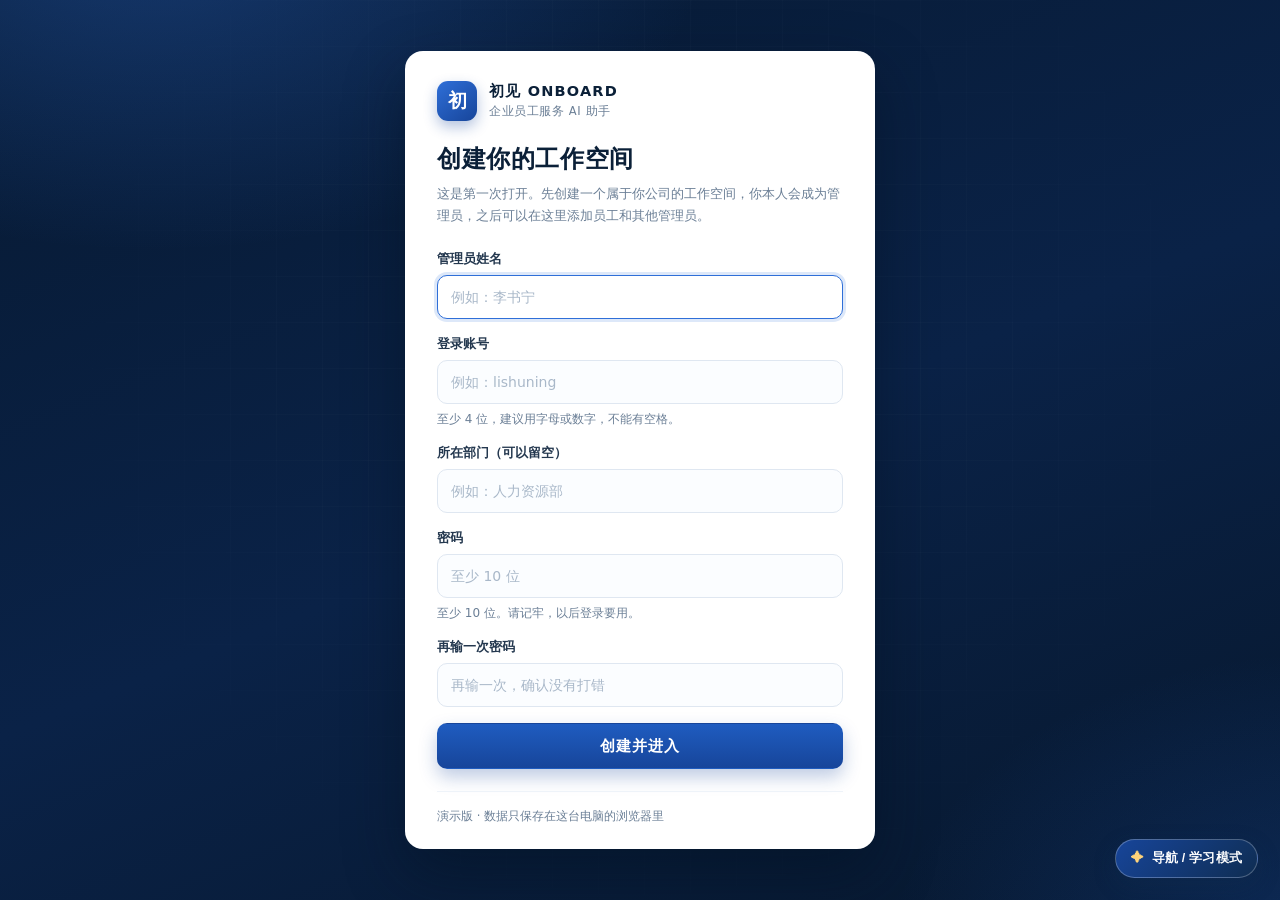
<file: index.html>
<!DOCTYPE html>
<html lang="zh-CN">
<head>
  <meta charset="utf-8">
  <meta name="viewport" content="width=device-width, initial-scale=1">
  <meta name="color-scheme" content="light">
  <title>初见 ONBOARD</title>
  <link rel="icon" href="data:image/svg+xml,%3Csvg xmlns='http://www.w3.org/2000/svg' viewBox='0 0 64 64'%3E%3Crect width='64' height='64' rx='14' fill='%230f2d52'/%3E%3Ctext x='32' y='45' font-size='34' text-anchor='middle' fill='%23ffffff' font-family='Microsoft YaHei, sans-serif'%3E初%3C/text%3E%3C/svg%3E">
  <link rel="stylesheet" href="css/app.css">
</head>
<body>
  <div id="fatal-error" class="fatal-error" hidden></div>
  <div id="app" class="app-root"></div>
  <div id="modal-root"></div>
  <div id="toast-root" class="toast-root" aria-live="polite"></div>

  <noscript>
    <div class="noscript-tip">这个页面需要浏览器开启 JavaScript 才能使用，请在浏览器设置里打开后再刷新。</div>
  </noscript>

  <script src="config/app-config.js"></script>
  <script src="js/sha256.js"></script>
  <script src="js/roles.js"></script>
  <script src="js/store.js"></script>
  <script src="js/retrieval.js"></script>
  <script src="js/answer.js"></script>
  <script src="js/qa-bank.js"></script>
  <script src="js/app.js"></script>
  <script src="js/nav-guide.js"></script>
</body>
</html>
</file>
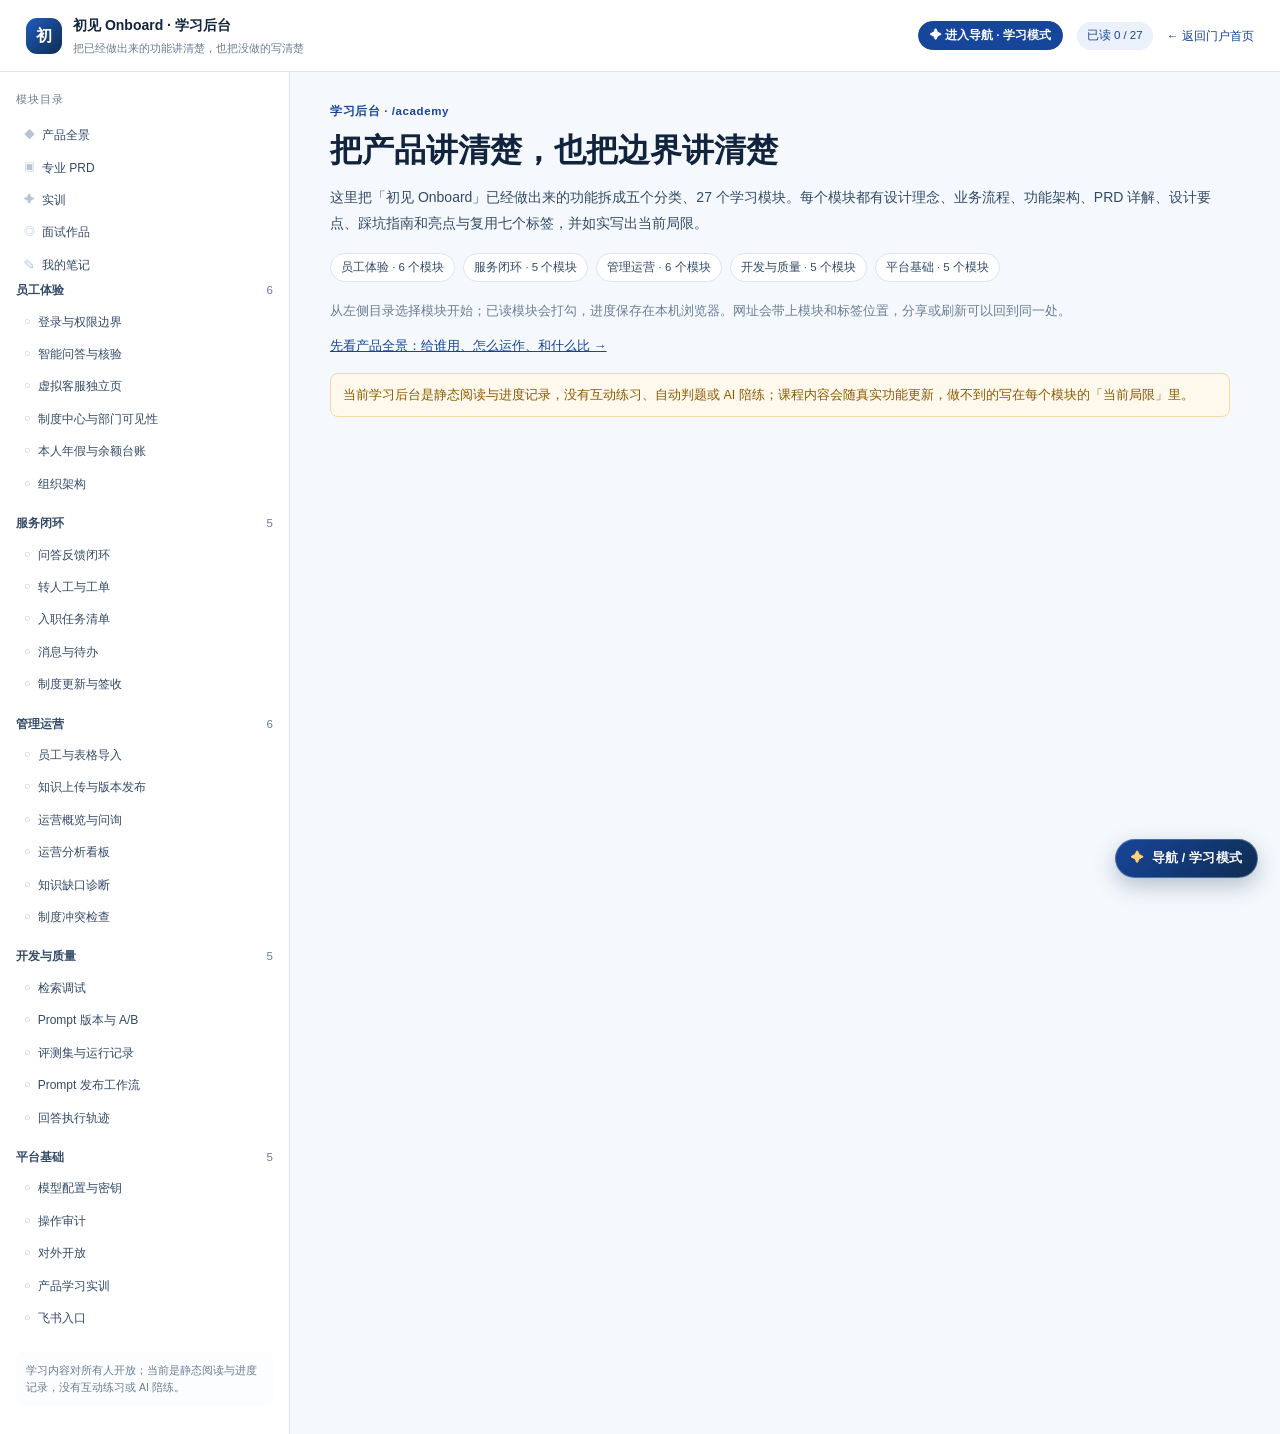
<file: academy/index.html>
<!DOCTYPE html>
<html lang="zh-CN">
<head>
  <meta charset="utf-8">
  <meta name="viewport" content="width=device-width, initial-scale=1">
  <meta name="color-scheme" content="light">
  <title>学习后台 · 初见 Onboard</title>
  <link rel="icon" href="data:image/svg+xml,%3Csvg xmlns='http://www.w3.org/2000/svg' viewBox='0 0 64 64'%3E%3Crect width='64' height='64' rx='14' fill='%230f2d52'/%3E%3Ctext x='32' y='45' font-size='34' text-anchor='middle' fill='%23ffffff' font-family='Microsoft YaHei, sans-serif'%3E初%3C/text%3E%3C/svg%3E">
  <link rel="stylesheet" href="academy.css">
</head>
<body>
  <div class="academy-shell">
    <header class="academy-topbar">
      <div class="academy-brand">
        <span class="academy-brand-mark">初</span>
        <div>
          <p class="academy-brand-name">初见 Onboard · 学习后台</p>
          <p class="academy-brand-sub">把已经做出来的功能讲清楚，也把没做的写清楚</p>
        </div>
      </div>
      <div class="academy-top-actions">
        <button type="button" class="academy-guide-entry" id="academy-nav-guide-entry">✦ 进入导航 · 学习模式</button>
        <span class="academy-progress" id="academy-progress">已读 0 / 0</span>
        <a class="academy-home-link" href="../index.html">← 返回门户首页</a>
      </div>
    </header>
    <div class="academy-body">
      <aside class="academy-side" aria-label="模块目录">
        <p class="academy-side-title">模块目录</p>
        <div id="academy-directory"></div>
        <p class="academy-side-note">学习内容对所有人开放；当前是静态阅读与进度记录，没有互动练习或 AI 陪练。</p>
      </aside>
      <main class="academy-main" id="academy-main" tabindex="-1"></main>
    </div>
  </div>
  <button type="button" class="academy-selection-button" id="academy-selection-button" hidden>解释一下</button>
  <aside class="academy-learn-panel" id="academy-learn-panel" aria-label="划词学习" hidden></aside>
  <script src="../js/sha256.js"></script>
  <script src="../js/roles.js"></script>
  <script src="../js/store.js"></script>
  <script src="modules.js"></script>
  <script src="product.js"></script>
  <script src="prd.js"></script>
  <script src="training.js"></script>
  <script src="interview.js"></script>
  <script src="academy.js"></script>
  <script src="../js/nav-guide.js"></script>
</body>
</html>
</file>
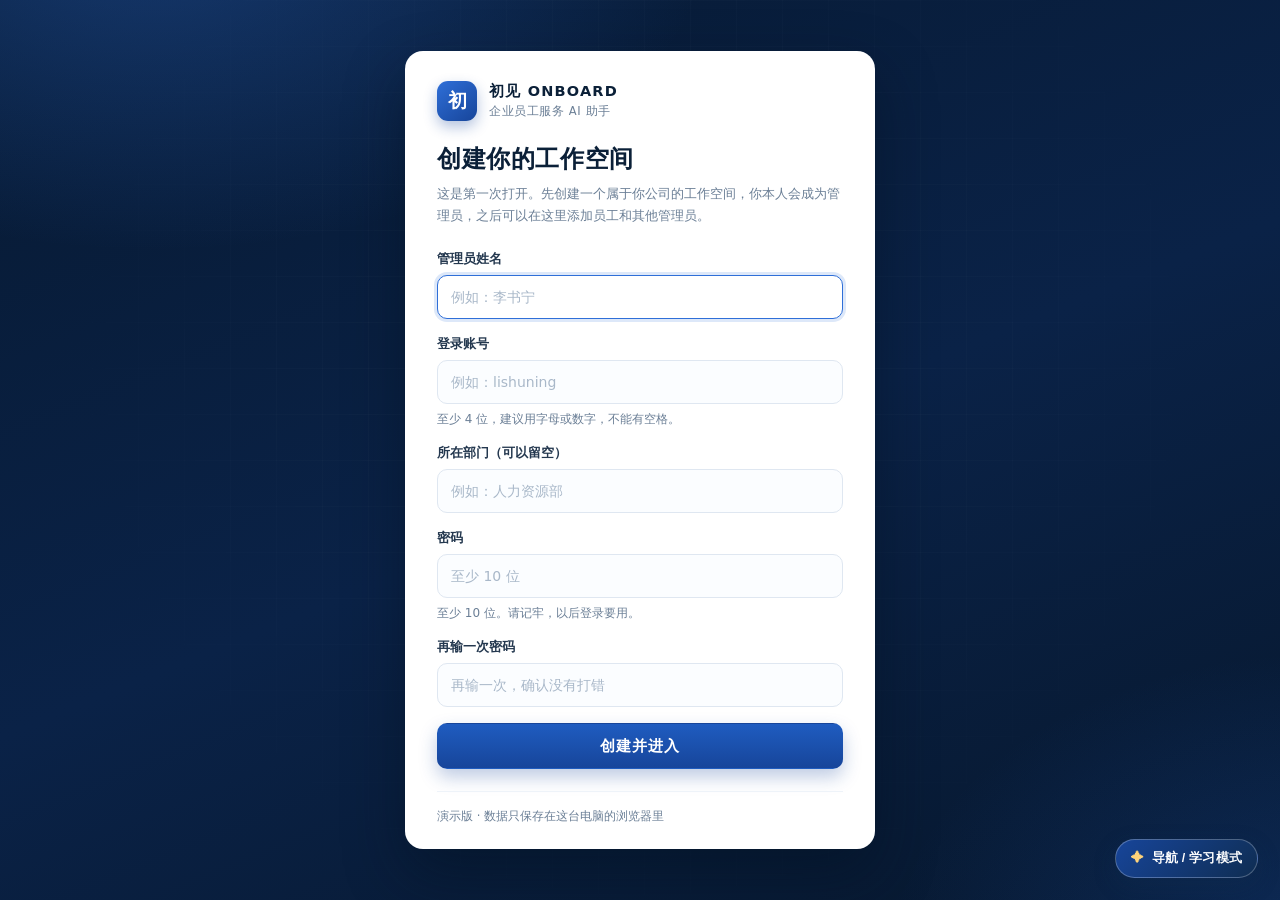
<file: assistant/index.html>
<!DOCTYPE html>
<html lang="zh-CN">
<head>
  <meta charset="utf-8">
  <meta name="viewport" content="width=device-width, initial-scale=1">
  <meta name="color-scheme" content="light">
  <title>小初 · 员工服务助手</title>
  <link rel="icon" href="data:image/svg+xml,%3Csvg xmlns='http://www.w3.org/2000/svg' viewBox='0 0 64 64'%3E%3Crect width='64' height='64' rx='14' fill='%230f2d52'/%3E%3Ctext x='32' y='45' font-size='34' text-anchor='middle' fill='%23ffffff' font-family='Microsoft YaHei, sans-serif'%3E初%3C/text%3E%3C/svg%3E">
  <link rel="stylesheet" href="../css/app.css">
</head>
<body>
  <div id="fatal-error" class="fatal-error" hidden></div>
  <div id="app" class="app-root"></div>
  <div id="modal-root"></div>
  <div id="toast-root" class="toast-root" aria-live="polite"></div>

  <noscript>
    <div class="noscript-tip">这个页面需要浏览器开启 JavaScript 才能使用，请在浏览器设置里打开后再刷新。</div>
  </noscript>

  <script>window.ONBOARD_ENTRY = 'assistant';</script>
  <script src="../config/app-config.js"></script>
  <script src="../js/sha256.js"></script>
  <script src="../js/roles.js"></script>
  <script src="../js/store.js"></script>
  <script src="../js/retrieval.js"></script>
  <script src="../js/answer.js"></script>
  <script src="../js/app.js"></script>
  <script src="../js/nav-guide.js"></script>
</body>
</html>
</file>
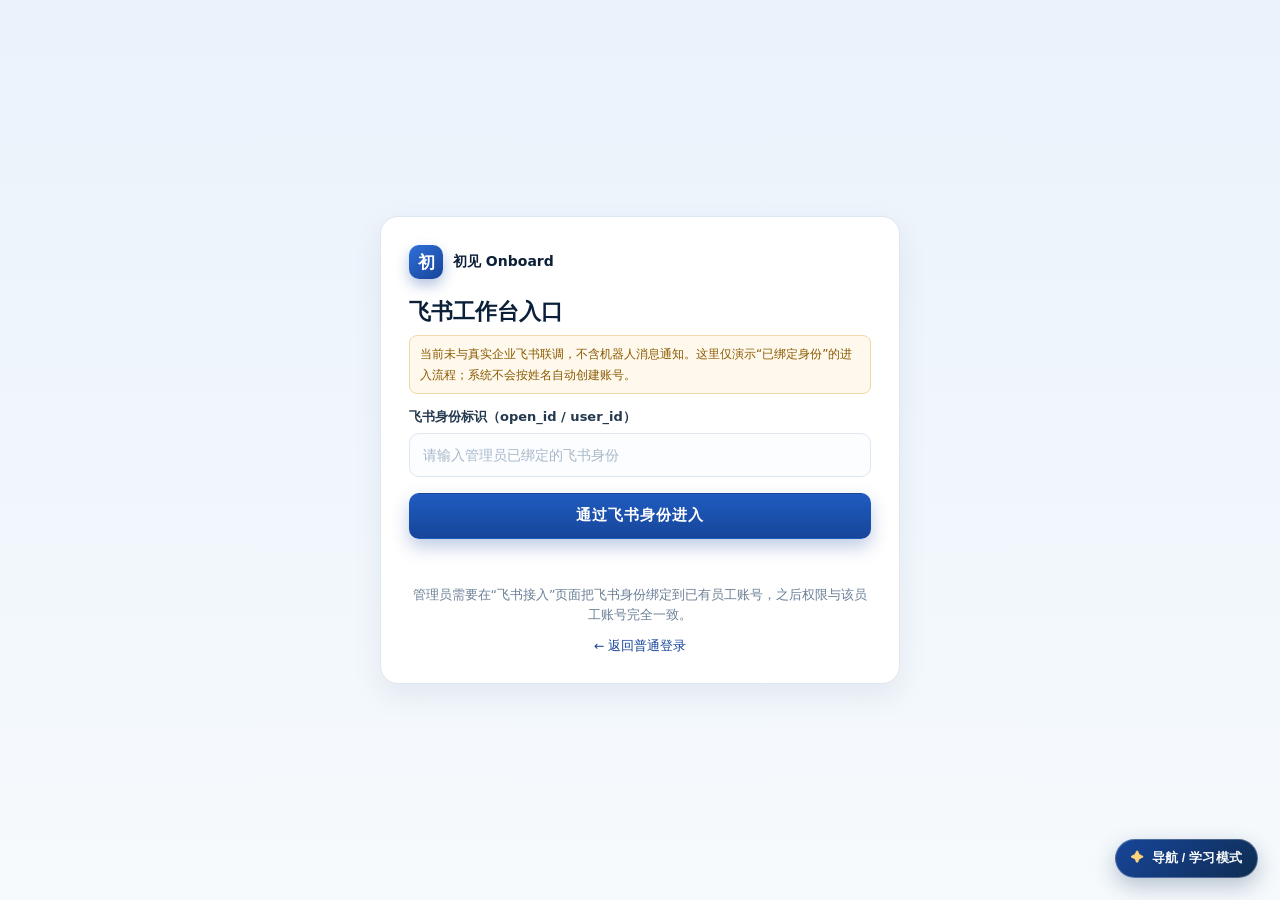
<file: feishu/index.html>
<!DOCTYPE html>
<html lang="zh-CN">
<head>
  <meta charset="utf-8">
  <meta name="viewport" content="width=device-width, initial-scale=1">
  <meta name="color-scheme" content="light">
  <title>飞书工作台入口 · 初见 Onboard</title>
  <link rel="icon" href="data:image/svg+xml,%3Csvg xmlns='http://www.w3.org/2000/svg' viewBox='0 0 64 64'%3E%3Crect width='64' height='64' rx='14' fill='%230f2d52'/%3E%3Ctext x='32' y='45' font-size='34' text-anchor='middle' fill='%23ffffff' font-family='Microsoft YaHei, sans-serif'%3E初%3C/text%3E%3C/svg%3E">
  <link rel="stylesheet" href="../css/app.css">
</head>
<body>
  <div class="feishu-entry-page">
    <section class="feishu-entry-card">
      <div class="feishu-entry-brand"><span class="brand-mark">初</span> 初见 Onboard</div>
      <h1 class="feishu-entry-title">飞书工作台入口</h1>
      <p class="feishu-entry-note">当前未与真实企业飞书联调，不含机器人消息通知。这里仅演示“已绑定身份”的进入流程；系统不会按姓名自动创建账号。</p>
      <div class="field">
        <label for="feishu-entry-id">飞书身份标识（open_id / user_id）</label>
        <input class="input" id="feishu-entry-id" type="text" maxlength="100" placeholder="请输入管理员已绑定的飞书身份">
      </div>
      <button type="button" class="btn btn-primary btn-block" id="feishu-entry-submit">通过飞书身份进入</button>
      <p class="feishu-entry-message" id="feishu-entry-message"></p>
      <p class="login-foot" style="margin-top:16px;">管理员需要在“飞书接入”页面把飞书身份绑定到已有员工账号，之后权限与该员工账号完全一致。</p>
      <p class="login-feishu-entry"><a href="../index.html">← 返回普通登录</a></p>
    </section>
  </div>

  <div id="toast-root" class="toast-root" aria-live="polite"></div>

  <script src="../config/app-config.js"></script>
  <script src="../js/sha256.js"></script>
  <script src="../js/roles.js"></script>
  <script src="../js/store.js"></script>
  <script>
    (function () {
      var store = window.OnboardStore;
      var input = document.getElementById('feishu-entry-id');
      var button = document.getElementById('feishu-entry-submit');
      var message = document.getElementById('feishu-entry-message');

      button.addEventListener('click', function () {
        message.textContent = '';
        if (!store.hasWorkspace()) {
          message.textContent = '这台电脑上还没有工作空间，请先由管理员创建工作空间并绑定飞书身份。';
          return;
        }
        var feishuId = input.value.trim();
        if (!feishuId) {
          message.textContent = '请填写飞书身份标识。';
          return;
        }

        var bound = store.getFeishuBoundUser(feishuId);
        if (!bound || !bound.user) {
          message.textContent = '这个飞书身份尚未绑定员工账号，请联系管理员。系统不会按姓名自动创建账号。';
          return;
        }

        store.setSession(bound.user.id);
        message.textContent = '已绑定员工账号：' + bound.user.name + '（' + bound.user.account + '），正在进入员工页…';
        window.setTimeout(function () {
          window.location.href = '../index.html#/assistant';
        }, 400);
      });
    })();
  </script>
  <script src="../js/nav-guide.js"></script>
</body>
</html>
</file>
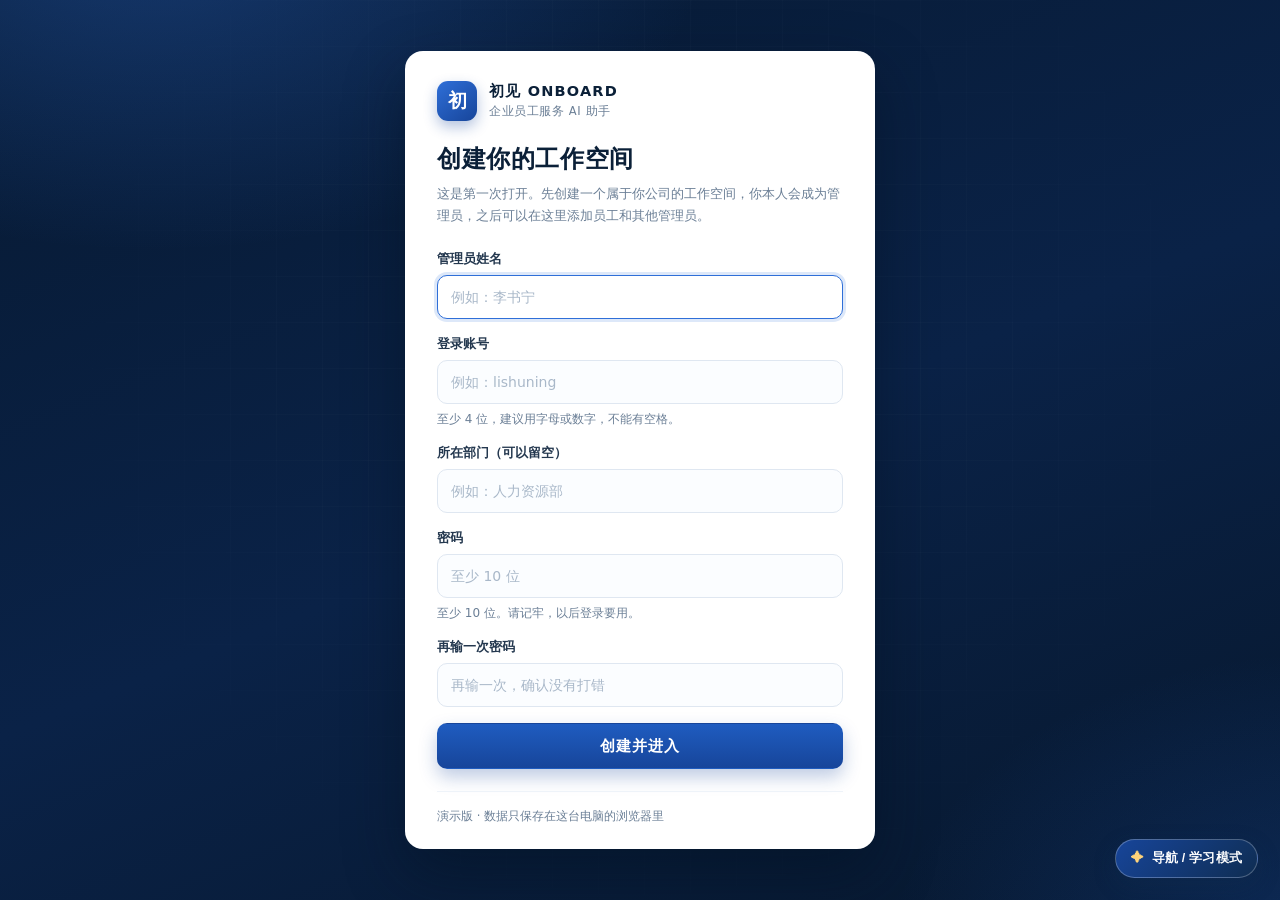
<file: hr/index.html>
<!DOCTYPE html>
<html lang="zh-CN">
<head>
  <meta charset="utf-8">
  <meta name="viewport" content="width=device-width, initial-scale=1">
  <meta name="color-scheme" content="light">
  <title>HR 管理后台 · 初见 Onboard</title>
  <link rel="icon" href="data:image/svg+xml,%3Csvg xmlns='http://www.w3.org/2000/svg' viewBox='0 0 64 64'%3E%3Crect width='64' height='64' rx='14' fill='%230f2d52'/%3E%3Ctext x='32' y='45' font-size='34' text-anchor='middle' fill='%23ffffff' font-family='Microsoft YaHei, sans-serif'%3E初%3C/text%3E%3C/svg%3E">
  <link rel="stylesheet" href="../css/app.css">
</head>
<body>
  <div id="fatal-error" class="fatal-error" hidden></div>
  <div id="app" class="app-root"></div>
  <div id="modal-root"></div>
  <div id="toast-root" class="toast-root" aria-live="polite"></div>

  <noscript>
    <div class="noscript-tip">这个页面需要浏览器开启 JavaScript 才能使用，请在浏览器设置里打开后再刷新。</div>
  </noscript>

  <script>window.ONBOARD_BACKEND = 'hr';</script>
  <script src="../config/app-config.js"></script>
  <script src="../js/sha256.js"></script>
  <script src="../js/roles.js"></script>
  <script src="../js/store.js"></script>
  <script src="../js/retrieval.js"></script>
  <script src="../js/answer.js"></script>
  <script src="../js/qa-bank.js"></script>
  <script src="../js/app.js"></script>
  <script src="../js/nav-guide.js"></script>
</body>
</html>
</file>
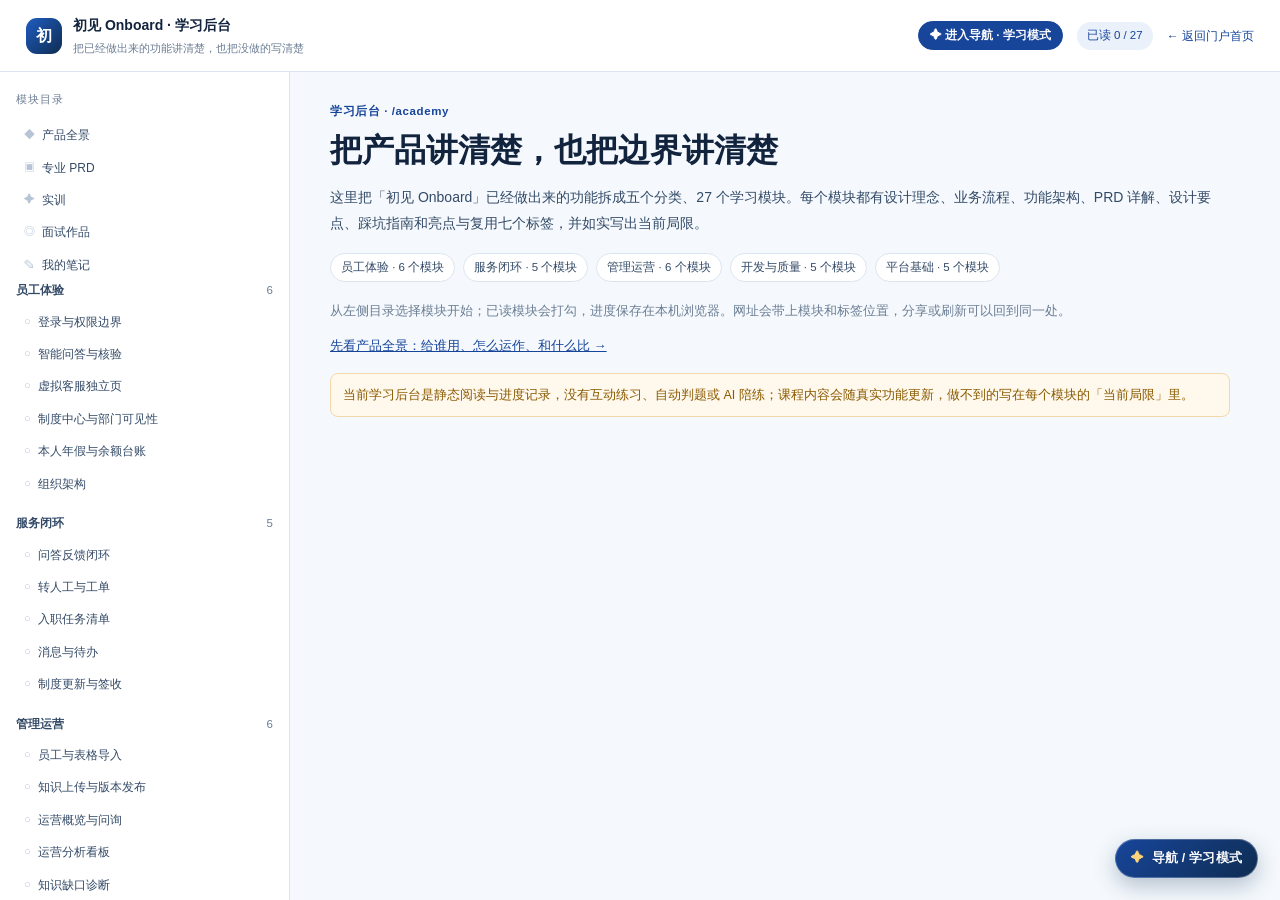
<file: learning/index.html>
<!DOCTYPE html>
<html lang="zh-CN">
<head>
  <meta charset="utf-8">
  <meta name="viewport" content="width=device-width, initial-scale=1">
  <meta name="color-scheme" content="light">
  <meta http-equiv="refresh" content="0; url=../academy/index.html">
  <title>学习后台 · 初见 Onboard</title>
  <link rel="stylesheet" href="../css/app.css">
</head>
<body>
  <div class="portal-page">
    <header class="portal-topbar">
      <div class="portal-brand">
        <span class="portal-brand-mark">初</span>
        <span class="portal-brand-name">初见 Onboard</span>
      </div>
      <a class="portal-login-link" href="../index.html">返回门户</a>
    </header>
    <main class="portal-main">
      <div class="portal-intro">
        <h1 class="portal-title">学习后台已开放</h1>
        <p class="portal-subtitle">学习内容已迁移到 /academy：五个分类、27 个模块、七个标签，记录阅读进度。</p>
      </div>
      <div class="portal-card" style="max-width:760px;">
        <span class="portal-card-kicker">正在前往学习后台</span>
        <h2 class="portal-card-title">如果页面没有自动跳转</h2>
        <p class="portal-card-desc">点击下面的链接进入学习后台；学习内容对所有人开放。</p>
        <span class="portal-card-enter"><a href="../academy/index.html" style="color:inherit;">进入学习后台 →</a></span>
      </div>
    </main>
    <footer class="portal-footer">服务端按账号角色校验权限 · 学习演示独立于真实业务</footer>
  </div>
</body>
</html>
</file>
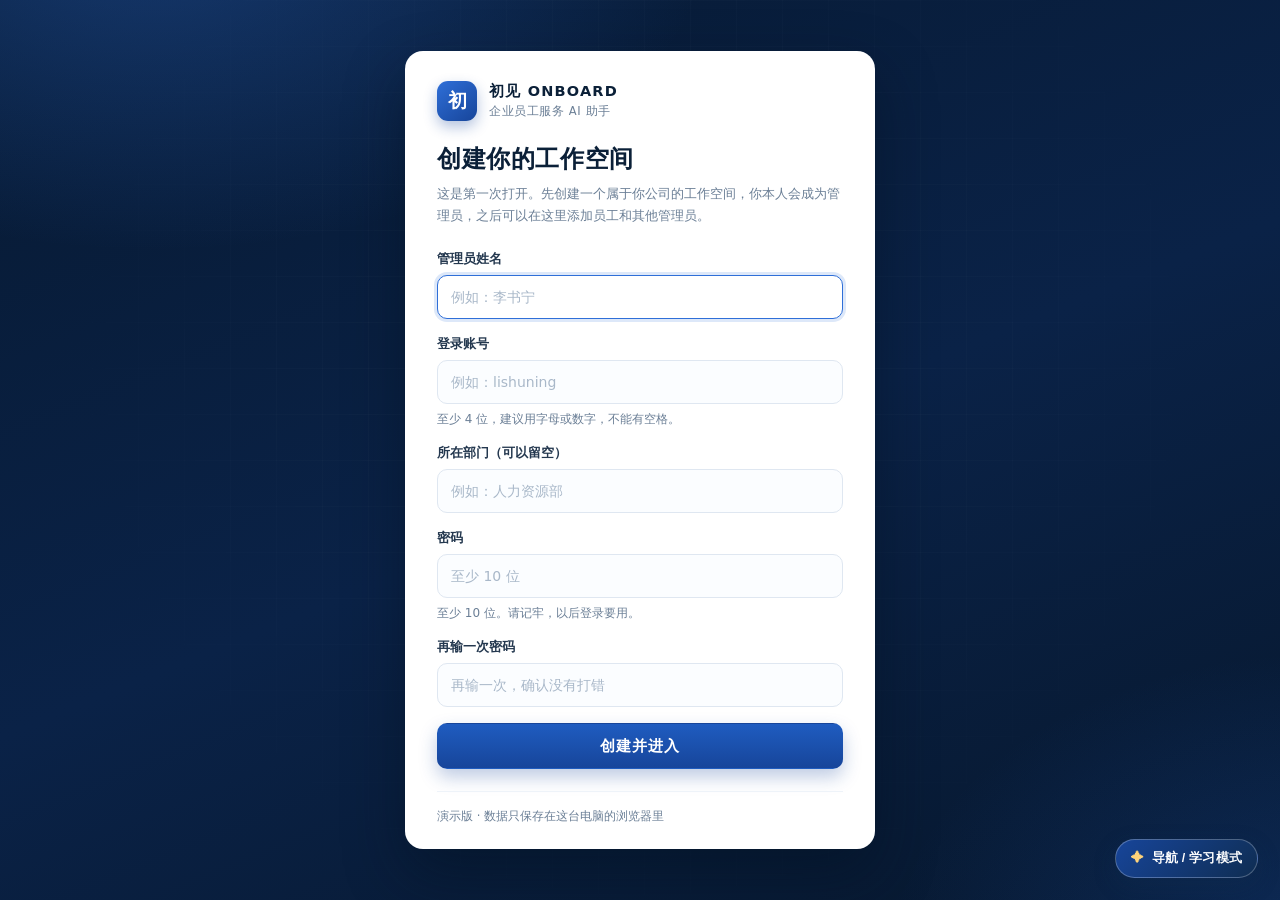
<file: ops/index.html>
<!DOCTYPE html>
<html lang="zh-CN">
<head>
  <meta charset="utf-8">
  <meta name="viewport" content="width=device-width, initial-scale=1">
  <meta name="color-scheme" content="light">
  <title>产品运营后台 · 初见 Onboard</title>
  <link rel="icon" href="data:image/svg+xml,%3Csvg xmlns='http://www.w3.org/2000/svg' viewBox='0 0 64 64'%3E%3Crect width='64' height='64' rx='14' fill='%230f2d52'/%3E%3Ctext x='32' y='45' font-size='34' text-anchor='middle' fill='%23ffffff' font-family='Microsoft YaHei, sans-serif'%3E初%3C/text%3E%3C/svg%3E">
  <link rel="stylesheet" href="../css/app.css">
</head>
<body>
  <div id="fatal-error" class="fatal-error" hidden></div>
  <div id="app" class="app-root"></div>
  <div id="modal-root"></div>
  <div id="toast-root" class="toast-root" aria-live="polite"></div>

  <noscript>
    <div class="noscript-tip">这个页面需要浏览器开启 JavaScript 才能使用，请在浏览器设置里打开后再刷新。</div>
  </noscript>

  <script>window.ONBOARD_BACKEND = 'ops';</script>
  <script src="../config/app-config.js"></script>
  <script src="../js/sha256.js"></script>
  <script src="../js/roles.js"></script>
  <script src="../js/store.js"></script>
  <script src="../js/retrieval.js"></script>
  <script src="../js/answer.js"></script>
  <script src="../js/qa-bank.js"></script>
  <script src="../js/app.js"></script>
  <script src="../js/nav-guide.js"></script>
</body>
</html>
</file>
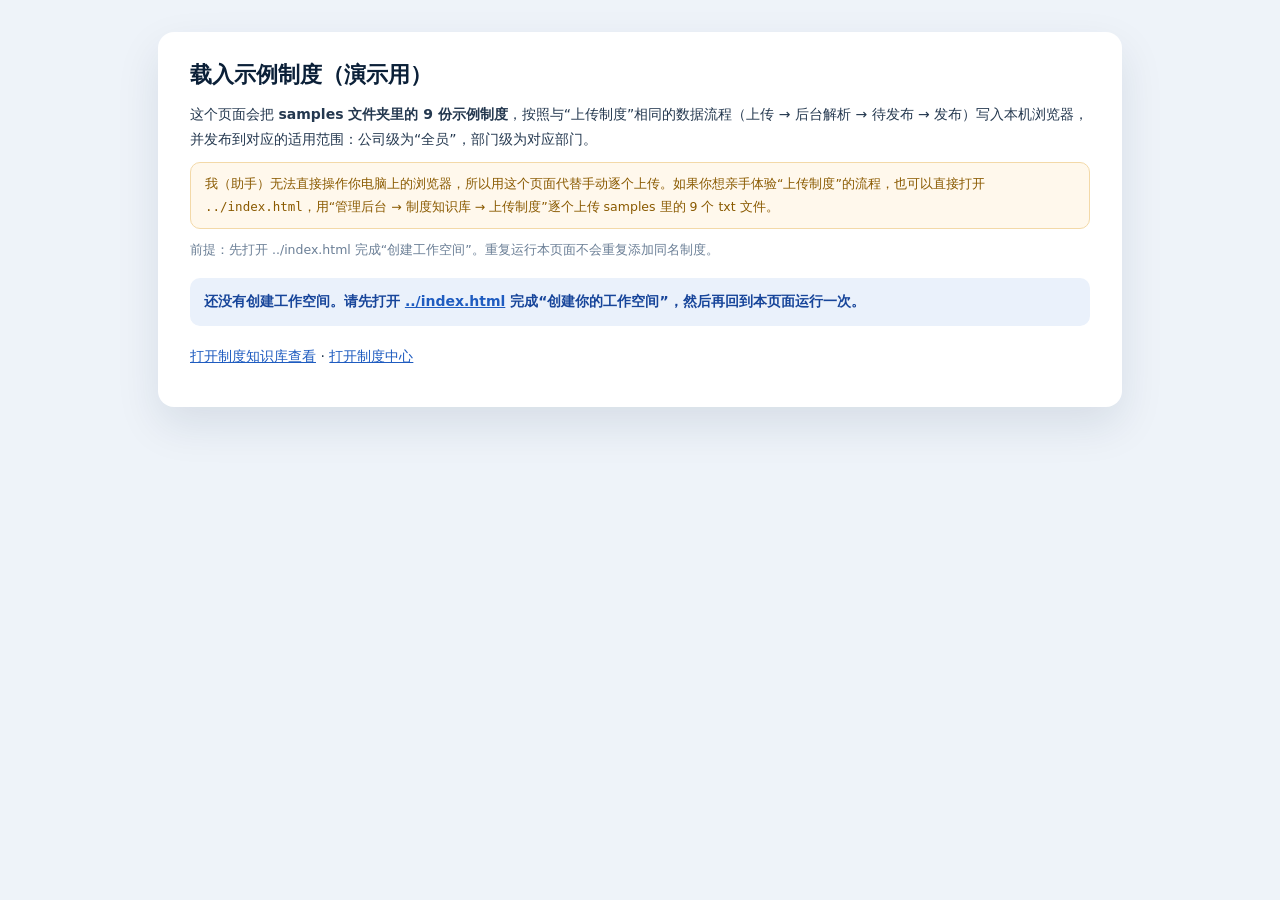
<file: samples/载入示例制度.html>
<!DOCTYPE html>
<html lang="zh-CN">
<head>
<meta charset="utf-8">
<meta name="viewport" content="width=device-width, initial-scale=1">
<title>载入示例制度（演示用）</title>
<style>
  body { margin: 0; padding: 32px 20px; background: #eef3f9; color: #24384f;
         font-family: "Microsoft YaHei", "PingFang SC", system-ui, sans-serif; font-size: 14px; }
  main { max-width: 900px; margin: 0 auto; padding: 28px 32px; background: #fff;
          border-radius: 16px; box-shadow: 0 18px 44px rgba(13, 39, 72, .10); }
  h1 { margin: 0 0 12px; color: #0b2038; font-size: 22px; }
  h2 { margin: 22px 0 8px; color: #0b2038; font-size: 15px; }
  p { line-height: 1.8; margin: 0 0 10px; }
  .note { color: #6b7f96; font-size: 12.5px; }
  .warn { padding: 10px 14px; border: 1px solid #f3d9a8; border-radius: 10px;
          background: #fff8ec; color: #8a5a00; font-size: 12.5px; }
  #status { margin: 16px 0; padding: 12px 14px; border-radius: 10px; background: #eaf1fb;
            color: #17459a; font-weight: 600; line-height: 1.7; }
  table { width: 100%; border-collapse: collapse; margin-top: 12px; font-size: 12.5px; }
  th, td { padding: 8px 10px; border-bottom: 1px solid #eef3f9; text-align: left; }
  th { background: #f7fafd; color: #6b7f96; font-weight: 600; }
  a { color: #1f5cc0; }
  .links { margin-top: 18px; }
</style>
</head>
<body>
<main>
  <h1>载入示例制度（演示用）</h1>
  <p>这个页面会把 <strong>samples 文件夹里的 9 份示例制度</strong>，按照与“上传制度”相同的数据流程（上传 → 后台解析 → 待发布 → 发布）写入本机浏览器，并发布到对应的适用范围：公司级为“全员”，部门级为对应部门。</p>
  <p class="warn">我（助手）无法直接操作你电脑上的浏览器，所以用这个页面代替手动逐个上传。如果你想亲手体验“上传制度”的流程，也可以直接打开 <code>../index.html</code>，用“管理后台 → 制度知识库 → 上传制度”逐个上传 samples 里的 9 个 txt 文件。</p>
  <p class="note">前提：先打开 ../index.html 完成“创建工作空间”。重复运行本页面不会重复添加同名制度。</p>
  <div id="status">检查中…</div>
  <div id="result"></div>
  <p class="links"><a href="../index.html#/policies">打开制度知识库查看</a> · <a href="../index.html#/policyCenter">打开制度中心</a></p>
</main>

<script src="../config/app-config.js"></script>
<script src="../js/sha256.js"></script>
<script src="../js/roles.js"></script>
<script src="../js/store.js"></script>
<script>
(function () {
  'use strict';

  var SAMPLES = [
  {
    "name": "示例报销制度",
    "category": "报销制度",
    "scope": "全员",
    "version": "V1.2",
    "effectiveDate": "2026-01-01",
    "fileName": "示例-公司级-报销制度.txt",
    "text": "模拟制度，非任何真实公司的正式政策。\n\n（本文件用于「初见 Onboard」演示；所有金额、天数、时限、审批层级、比例均为本模拟公司的管理设定，不是法定标准。）\n\n文件编号：YD-CW-2026-001\n版本号：V1.2\n演示生效日期：2026-01-01\n适用范围：全员\n制度维护部门：财务部\n变更摘要：V1.2 调整住宿城市分档上限、明确发票丢失处理流程，并新增禁止拆单条款。\n\n一、目的与适用范围\n为规范员工因公费用的报销标准与审批流程，保证费用真实、合理、可追溯，制定本制度。本制度适用于云舟软件（虚构）有限公司全体员工，包括试用期员工与实习生。\n\n二、职责分工\n1. 报销人：如实填写报销单、保存原始票据，对费用真实性负责。\n2. 部门主管/负责人：审核业务真实性与必要性，确认费用与工作相关。\n3. 财务部：复核票据合规性、金额与预算科目；负责付款与台账登记。\n4. 财务负责人：审批较大金额及异常事项。\n5. 总经理：审批大额或特殊事项。\n\n三、具体标准\n以下标准均为本模拟公司的管理设定，不是法定标准。\n1. 住宿费上限：一线城市（北京、上海、广州、深圳）650 元/晚；新一线城市及省会城市 500 元/晚；其他城市 380 元/晚。超标部分原则上自理，确有特殊情况须事前审批。\n2. 出差餐费：一线城市 120 元/天，其他城市 90 元/天，按天包干；当天往返 50 元/天。\n3. 市内交通：单次 80 元以内凭票报销；单次超过 80 元须部门负责人事前同意。\n4. 城际交通：高铁/动车二等座、飞机经济舱；单程乘车 5 小时以上可乘一等座，须部门负责人审批。\n5. 出差通讯补贴：10 元/天。\n6. 提交时限：费用发生后 30 个自然日内提交报销；每月 25 日为当月单据截止日。\n7. 退回补交：材料不全被退回后，须在 5 个工作日内补齐；逾期未补齐视为撤回本次报销。\n8. 发票丢失：须提供发票复印件或清晰照片，并附情况说明。单笔 500 元以内由部门负责人与财务负责人共同确认；单笔超过 500 元须总经理审批。同一张发票不得重复报销。\n9. 禁止拆单：同一事项、同一供应商、同一日期的费用，不得拆分为多笔报销以规避审批层级。发现后按合计金额重新履行审批，并记入部门费用台账。\n\n四、审批分级\n以下分级为本模拟公司的管理设定，不是法定标准。\n1. 单笔 1,000 元及以下：部门主管审批。\n2. 单笔 1,000.01 元至 5,000 元：部门负责人审批，并由财务复核。\n3. 单笔 5,000.01 元至 20,000 元：财务负责人审批。\n4. 单笔 20,000 元以上：总经理审批。\n\n五、所需材料\n报销单、发票原件或合法电子发票、行程单（机票/车票）、审批记录；涉及招待的须附事前申请单；特殊事项须附书面说明。\n\n六、办理流程与时限\n1. 报销人提交单据 → 2. 部门主管/负责人审批（2 个工作日内）→ 3. 财务复核（2 个工作日内）→ 4. 每周三、周五集中付款，审批通过后 3 个工作日内到账。\n每月 25 日之后的单据顺延至下月处理。\n\n七、例外与特殊情形\n1. 紧急出差来不及事前审批的，须在事后 3 个工作日内补办审批。\n2. 客户招待须事前申请，人均标准 200 元以内（本模拟公司的管理设定，不是法定标准）。\n3. 因航班取消等客观原因导致住宿超标的，凭证明可据实报销，由财务负责人审批。\n4. 实习生、外包人员的差旅标准按劳动合同或服务协议约定执行，如无约定参照本制度。\n\n八、核对示例\n示例 A（正常报销）：员工甲赴上海出差 3 天 2 晚，高铁二等座往返 900 元，住宿 650×2＝1,300 元，餐补 120×3＝360 元，市内交通 160 元，合计 2,720 元。属于 1,000.01–5,000 元档，需部门负责人审批并财务复核。\n示例 B（拆单违规）：同一场会议费用合计 8,000 元，拆成 4,000 元与 4,000 元两笔提交。属于违规拆单，应按 8,000 元合计重审，由财务负责人审批。\n示例 C（发票丢失）：员工乙丢失一张 600 元发票，提供复印件与说明。因超过 500 元，须总经理审批。\n\n九、咨询渠道\n财务部：内线 8001（演示号码）；邮箱 finance-demo@example.com（演示邮箱）。如有疑问，以财务部书面答复为准。\n"
  },
  {
    "name": "示例请假制度",
    "category": "请假制度",
    "scope": "全员",
    "version": "V1.1",
    "effectiveDate": "2026-01-01",
    "fileName": "示例-公司级-请假制度.txt",
    "text": "模拟制度，非任何真实公司的正式政策。\n\n（本文件用于「初见 Onboard」演示；所有天数、审批层级、计薪口径均为本模拟公司的管理设定，不是法定标准。涉及法定假期的，实际执行应以当地法律法规为准。）\n\n文件编号：YD-RL-2026-002\n版本号：V1.1\n演示生效日期：2026-01-01\n适用范围：全员\n制度维护部门：人力资源部\n变更摘要：V1.1 调整事假年度上限与病假证明材料要求，补充调休有效期说明。\n\n一、目的与适用范围\n为规范员工请假申请、审批与考勤记录，保障工作安排与员工权益，制定本制度。适用于全体正式员工、试用期员工与实习生；实习生的请假按实习协议执行，无约定的参照本制度。\n\n二、职责分工\n1. 员工：提前申请、如实说明事由、做好工作交接。\n2. 部门主管/负责人：审批本部门请假，安排替岗与交接。\n3. 人力资源部：复核假期类型、证明材料与考勤记录，维护假勤台账。\n4. 总经理：审批长期假及特殊情形。\n\n三、具体标准\n以下标准均为本模拟公司的管理设定，不是法定标准。\n1. 事假：全年累计不超过 15 天；须提前 1 个工作日申请；事假期间不计薪。\n2. 病假：连续 3 天及以上须提供二级及以上医院证明；每年 5 天全薪病假，超出部分按 80% 计薪。\n3. 婚假：3 个工作日；须在领证后 6 个月内使用，凭结婚证申请。\n4. 产假：158 天；配偶陪产假 15 天，凭出生医学证明申请。\n5. 丧假：直系亲属 3 个工作日，旁系亲属 1 个工作日，凭亲属关系证明申请。\n6. 调休：加班后 3 个月内使用，逾期作废。\n7. 申请时限：原则上提前 1 个工作日提交；病假可事后 2 个工作日内补办。\n\n四、审批分级\n以下分级为本模拟公司的管理设定，不是法定标准。\n1. 请假 1 天及以下：部门主管审批。\n2. 请假 1 天以上至 3 天：部门负责人审批。\n3. 请假超过 3 天：部门负责人审批后交人力资源部复核。\n4. 产假、陪产假及连续超过 10 天的假期：人力资源部复核后报总经理审批。\n\n五、所需材料\n请假申请单；病假 3 天及以上须医院证明；婚假须结婚证；产假/陪产假须出生医学证明；丧假须亲属关系证明；连续请假 3 天及以上须提交工作交接说明。\n\n六、办理流程与时限\n1. 员工提交申请 → 2. 部门审批（1 个工作日内）→ 3. 人力资源部备案（1 个工作日内）→ 4. 考勤系统自动记录。\n连续请假 3 天及以上的，须提前 3 个工作日申请。紧急情况可先口头或即时通讯报备，事后 2 个工作日内补办手续。\n\n七、例外与特殊情形\n1. 突发疾病、亲属急事等无法事前申请的，可先报到、后补单。\n2. 因项目上线、客户交付等确需暂缓批假的，部门负责人须在 2 个工作日内书面答复，不得无故拖延。\n3. 婚假、产假、陪产假的使用期限如遇特殊情况可申请延期，由人力资源部审批，最长延期 3 个月（本模拟公司的管理设定，不是法定标准）。\n\n八、核对示例\n示例 A（事假上限）：员工乙 2026 年已休事假 12 天，再申请 4 天。因全年上限 15 天，只能批准 3 天；第 4 天不予批准，建议改为调休或其他安排。\n示例 B（病假计薪）：员工丙月薪 10,000 元，当月请病假 6 天，其中 5 天为全薪病假，1 天按 80% 计薪。按 21.75 天折算日薪约 459.77 元，超出全薪病假部分的扣款为 459.77×20%≈91.95 元（演示口径，仅作流程说明）。\n\n九、咨询渠道\n人力资源部：内线 8002（演示号码）；邮箱 hr-demo@example.com（演示邮箱）。\n"
  },
  {
    "name": "示例年假制度",
    "category": "请假制度",
    "scope": "全员",
    "version": "V1.0",
    "effectiveDate": "2026-01-01",
    "fileName": "示例-公司级-年假制度.txt",
    "text": "模拟制度，非任何真实公司的正式政策。\n\n（本文件用于「初见 Onboard」演示；所有天数、折算规则、审批层级均为本模拟公司的管理设定，不是法定标准。涉及法定年休假的，实际执行应以当地法律法规为准。）\n\n文件编号：YD-RL-2026-003\n版本号：V1.0\n演示生效日期：2026-01-01\n适用范围：全员\n制度维护部门：人力资源部\n变更摘要：V1.0 首次发布，明确年假天数分档、当年入职折算规则与审批流程。\n\n一、目的与适用范围\n为规范带薪年假的核定、使用与管理，帮助员工合理安排休息，制定本制度。适用于全体正式员工；试用期员工同样享有年假，按本制度折算；实习生不适用。\n\n二、职责分工\n1. 员工：按需申请、提前安排、做好工作交接。\n2. 部门主管/负责人：审批年假并提出工作安排建议。\n3. 人力资源部：核定年假天数、维护年假台账、办理延期备案。\n4. 总经理：审批特殊延期与未休年假处理。\n\n三、具体标准\n以下标准均为本模拟公司的管理设定，不是法定标准。\n1. 年假天数按在本公司司龄核定：入职满 1 年 5 天；满 3 年 7 天；满 5 年 10 天；满 10 年 15 天。\n2. 当年入职的折算：当年可休年假＝全年年假天数 × 当年在本公司剩余日历天数 ÷ 365，结果四舍五入到 0.5 天。\n3. 使用规则：每次请假不少于 0.5 天；可分段使用；须提前 3 个工作日申请。\n4. 使用期限：原则上当年使用，最迟可使用至次年 3 月 31 日，逾期作废。\n5. 未休年假：演示版不折算工资；法定另有规定的，以法律法规为准。\n\n四、审批分级\n以下分级为本模拟公司的管理设定，不是法定标准。\n1. 3 天及以下：部门主管审批。\n2. 3 天以上至 5 天：部门负责人审批。\n3. 5 天及以上：部门负责人审批后报人力资源部备案。\n4. 次年补休：须人力资源部审批。\n\n五、所需材料\n年假申请单；连续请假 3 天及以上的须提交工作交接说明；次年补休须提交延期申请。\n\n六、办理流程与时限\n1. 员工提前 3 个工作日提交申请 → 2. 部门审批（1 个工作日内）→ 3. 抄送人力资源部 → 4. 考勤记录并扣除年假余额。\n人力资源部每季度公示一次员工年假余额（内部系统，演示）。\n\n七、例外与特殊情形\n1. 项目上线、客户交付等关键时期，部门可暂缓批准，但须在 2 个工作日内答复并说明原因。\n2. 因公司安排导致当年无法休完的，可在次年 3 月 31 日前使用；仍无法使用的，由人力资源部与员工协商处理。\n3. 年假与调休、事假可连续使用，但须分别提交申请。\n\n八、核对示例\n示例 A（当年入职折算）：员工丁 2026 年 7 月 1 日入职，本公司司龄未满 1 年，按 5 天折算。7 月 1 日至 12 月 31 日共 184 个日历天，可休年假＝5×184÷365＝2.52 天，四舍五入为 2.5 天。\n示例 B（满 5 年）：员工戊 2021 年 3 月入职，2026 年年假为 10 天。若其 2026 年已使用 7.5 天，剩余 2.5 天，可在 2027 年 3 月 31 日前使用。\n示例 C（逾期）：员工己 2025 年剩余 3 天年假，截止 2026 年 3 月 31 日仍未使用，逾期作废（本模拟公司的管理设定，不是法定标准）。\n\n九、咨询渠道\n人力资源部：内线 8002（演示号码）；邮箱 hr-demo@example.com（演示邮箱）。\n"
  },
  {
    "name": "示例入职指南",
    "category": "入职指南",
    "scope": "全员",
    "version": "V2.0",
    "effectiveDate": "2025-12-01",
    "fileName": "示例-公司级-入职指南.txt",
    "text": "模拟制度，非任何真实公司的正式政策。\n\n（本文件用于「初见 Onboard」演示；所有时限、流程节点、试用期安排均为本模拟公司的管理设定，不是法定标准。）\n\n文件编号：YD-RL-2026-004\n版本号：V2.0\n演示生效日期：2025-12-01\n适用范围：全员\n制度维护部门：人力资源部\n变更摘要：V2.0 调整入职材料提交时限，新增 90 天融入节点与导师制安排。\n\n一、目的与适用范围\n为帮助新同事顺利入职、快速融入，统一入职流程与材料要求，制定本指南。适用于所有新入职的正式员工、试用期员工与实习生。\n\n二、职责分工\n1. 新员工：按清单准备材料，按时完成入职手续与培训。\n2. 人力资源部：发放录用通知、审核材料、组织入职培训、建立员工档案。\n3. 用人部门：指定导师、安排工位与账号、制定 30 天工作计划。\n4. 行政/IT：开通门禁、电脑与系统账号。\n\n三、具体标准\n以下时限与安排均为本模拟公司的管理设定，不是法定标准。\n1. 录用通知确认：收到录用通知后 5 个工作日内确认。\n2. 材料提交：确认录用后 7 个工作日内提交电子材料；入职当天携带原件核验。\n3. 体检报告：入职前 90 天内有效。\n4. 劳动合同：入职当天签署；试用期 3 个月。\n5. 系统账号：入职当天 12:00 前开通；员工编号以 ONB 开头连续编号。\n6. 导师制：用人部门指定 1 名导师，负责入职前 30 天的工作指导。\n7. 融入节点：第 1 天、第 7 天、第 30 天、第 90 天各安排一次回访或评估。\n8. 培训要求：首周不少于 8 小时，90 天内累计不少于 16 小时。\n\n四、审批分级\n1. 入职材料审核：人力资源部（1 个工作日内）。\n2. 设备与账号申请：用人部门负责人审批。\n3. 试用期转正：用人部门负责人 + 人力资源部审批。\n4. 特殊入职（材料暂缺、远程入职）：人力资源部负责人审批。\n\n五、所需材料\n身份证原件及复印件、学历与学位证明、上一家单位离职证明、本人银行卡、一寸照片 2 张、入职前 90 天内体检报告、紧急联系人信息。实习生另需提供在校证明。\n\n六、办理流程与时限\n1. 发放录用通知 → 2. 新员工 5 个工作日内确认 → 3. 提交电子材料（7 个工作日内）→ 4. 入职当天签到、签署劳动合同、领取设备、开通账号 → 5. 首周入职培训 → 6. 第 30 天试用期阶段评估 → 7. 第 90 天完成转正评估。\n人力资源部在入职后 5 个工作日内建立员工档案。\n\n七、例外与特殊情形\n1. 离职证明暂缺的，可先签署承诺书，入职后 30 天内补齐；逾期未补齐的，由人力资源部跟进处理。\n2. 体检结果异常需复检的，可先办理入职，复检结果在 15 个工作日内提交。\n3. 远程入职的，材料以邮寄或电子签署方式完成，原件在入职后 30 天内核验。\n\n八、核对示例\n示例 A（融入节点）：新员工庚 2026 年 3 月 2 日（周一）入职，第 90 个日历天为 2026 年 5 月 31 日，故第 90 天评估安排在 2026 年 5 月 29 日前完成。\n示例 B（试用期）：入职日期 2026 年 3 月 2 日，试用期 3 个月，转正评估截至 2026 年 6 月 1 日；若第 1 次评估未通过，可在 15 个工作日内安排复评。\n示例 C（材料时限）：新员工辛 3 月 2 日确认录用，电子材料须在 3 月 11 日前提交（7 个工作日）。\n\n九、咨询渠道\n人力资源部：内线 8002（演示号码）；入职邮箱 onboarding-demo@example.com（演示邮箱）。\n"
  },
  {
    "name": "示例产品部制度",
    "category": "部门制度",
    "scope": "产品部",
    "version": "V1.0",
    "effectiveDate": "2026-03-01",
    "fileName": "示例-部门级-产品部制度.txt",
    "text": "模拟制度，非任何真实公司的正式政策。\n\n（本文件用于「初见 Onboard」演示；所有工时、评审时限、灰度比例均为本模拟公司的管理设定，不是法定标准。）\n\n文件编号：BM-CP-2026-001\n版本号：V1.0\n演示生效日期：2026-03-01\n适用范围：产品部\n制度维护部门：产品部\n变更摘要：V1.0 首次发布，明确需求评审、变更控制、灰度上线与验收标准。\n\n一、目的与适用范围\n为规范产品需求从提出到上线的全过程，减少返工与线上风险，制定本制度。适用于产品部全体成员（产品经理、产品助理、交互设计），其他部门参与产品协作时参照执行。\n\n二、职责分工\n1. 产品经理：需求调研、编写 PRD、组织评审、跟踪上线与验收。\n2. 产品负责人：把控需求优先级与版本范围，审批需求变更。\n3. 交互设计：输出原型与视觉稿，参与评审。\n4. 技术、测试、运营：参与评审，评估可行性与排期。\n5. 产品部主管：本制度执行监督与数据复盘。\n\n三、具体标准\n以下标准均为本模拟公司的管理设定，不是法定标准。\n1. 需求评审：PRD 须提前 2 个工作日发出；评审参与人包括产品、技术、测试、设计；评审结论 1 个工作日内书面确认。\n2. 需求变更：影响工作量 3 人日以内由产品负责人确认；超过 3 人日须重新评审。\n3. 迭代节奏：双周迭代；需求冻结日为迭代开始前 2 个工作日，冻结后不再接收新需求（P0 除外）。\n4. 灰度上线：按 10% → 50% → 100% 三档放量，每档观察不少于 24 小时，无 P1 及以上问题方可进入下一档。\n5. 上线窗口：周二、周四 14:00–17:00；原则上不安排周五上线。\n6. 验收：上线后 3 个工作日内完成验收并归档验收记录。\n7. 质量指标：需求按时交付率不低于 85%；上线后 7 天内 P1 问题不超过 1 个。\n\n四、审批分级\n1. 日常需求优先级：产品负责人审批。\n2. 跨部门需求：产品负责人与提出方负责人共同确认。\n3. 需求变更超过 3 人日：产品负责人 + 技术负责人共同审批。\n4. P0 紧急需求：产品负责人 + 技术负责人双签后可走快速通道，跳过常规评审。\n\n五、所需材料\n需求说明与 PRD、原型或设计稿、评审记录、排期表、上线检查清单、验收记录。\n\n六、办理流程与时限\n1. 需求提出 → 2. 2 个工作日内完成初评 → 3. 组织评审并确认结论（1 个工作日内）→ 4. 进入排期 → 5. 开发与提测 → 6. 灰度上线与观察 → 7. 全量上线 → 8. 3 个工作日内验收归档。\n\n七、例外与特殊情形\n1. P0 线上故障修复不受上线窗口限制，事后 1 个工作日内补记录。\n2. 需求临时撤回须在 1 个工作日内同步技术与测试，避免无效排期。\n3. 涉及合同承诺或客户验收节点的需求，可申请加急，由产品负责人与技术负责人共同确认。\n\n八、核对示例\n示例 A（变更阈值）：某需求原估 10 人日，变更后增加 4 人日，超过 3 人日阈值，须重新评审；若只增加 2 人日，由产品负责人确认即可。\n示例 B（灰度放量）：产品日活约 20,000 人，10% 灰度覆盖 2,000 人，观察 24 小时无 P1 问题后放量至 50%（10,000 人）。\n示例 C（迭代冻结）：迭代开始日为 2026 年 3 月 16 日，需求冻结日为 3 月 12 日；3 月 13 日提交的新需求顺延至下个迭代。\n\n九、咨询渠道\n产品部：内线 8101（演示号码）；邮箱 product-demo@example.com（演示邮箱）。\n"
  },
  {
    "name": "示例技术部制度",
    "category": "部门制度",
    "scope": "技术部",
    "version": "V1.0",
    "effectiveDate": "2026-03-01",
    "fileName": "示例-部门级-技术部制度.txt",
    "text": "模拟制度，非任何真实公司的正式政策。\n\n（本文件用于「初见 Onboard」演示；所有代码行数、响应时间、发布窗口均为本模拟公司的管理设定，不是法定标准。）\n\n文件编号：BM-JS-2026-001\n版本号：V1.0\n演示生效日期：2026-03-01\n适用范围：技术部\n制度维护部门：技术部\n变更摘要：V1.0 首次发布，明确代码评审、分支与发布、值班响应与安全要求。\n\n一、目的与适用范围\n为保障研发交付质量与线上稳定，规范代码评审、发布与故障响应，制定本制度。适用于技术部全体研发、测试与运维人员。\n\n二、职责分工\n1. 开发人员：按规范提交代码与 MR，编写自测说明。\n2. 代码评审人：检查逻辑、异常处理、安全与可维护性。\n3. 技术负责人：审批发布计划、协调故障处理。\n4. 运维/DBA：执行发布、监控告警、数据库变更复核。\n\n三、具体标准\n以下标准均为本模拟公司的管理设定，不是法定标准。\n1. 代码评审：每个 MR 至少 1 名同事评审通过；单个 MR 有效变更不超过 400 行，超过须拆分或由技术负责人特批。\n2. 分支规范：主干 main、集成分支 develop、功能分支 feature-*、热修复分支 hotfix-*；禁止直接向 main 推送代码。\n3. 合并门槛：CI 构建通过、单元测试 100% 通过、核心模块测试覆盖率不低于 60%。\n4. 发布窗口：每周二、周四 10:00–16:00；热修复不受窗口限制，但须技术负责人审批。\n5. 故障响应：P1 故障 5 分钟内响应、30 分钟内恢复；P2 故障 30 分钟内响应、4 小时内恢复。\n6. 回滚要求：发布后出现 P1 问题，15 分钟内完成回滚或降级。\n7. 安全要求：密钥、证书不得写入代码库；高危依赖漏洞须在 48 小时内修复。\n\n四、审批分级\n1. 常规发布：技术负责人审批。\n2. 生产数据库变更：DBA 与技术负责人双人复核。\n3. 热修复：技术负责人审批，事后 1 个工作日内补记录。\n4. 架构级变更：技术负责人 + 总经理审批。\n\n五、所需材料\nMR 描述与自测说明、评审记录、测试报告、发布检查单、回滚方案；数据库变更须附变更脚本与回滚脚本。\n\n六、办理流程与时限\n1. 开发 → 2. 提交 MR → 3. 评审（1 个工作日内完成）→ 4. CI 通过 → 5. 合并 → 6. 发布窗口执行 → 7. 观察 30 分钟 → 8. 发布记录归档。\n故障处理：发现 → 值班响应 → 止损/回滚 → 复盘（P1 故障 3 个工作日内提交复盘报告）。\n\n七、例外与特殊情形\n1. P1 故障可先修复后补评审，24 小时内补齐记录。\n2. 节假日发布须提前 1 个工作日申请，并由技术负责人现场值守。\n3. 紧急安全补丁可随时发布，事后 1 个工作日内报备。\n\n八、核对示例\n示例 A（MR 行数）：某 MR 有效变更 520 行，超过 400 行上限，须拆分；若因关联改动无法拆分，由技术负责人特批并记录原因。\n示例 B（故障 SLA）：P1 故障 20:00 发生，20:04 响应（5 分钟内，达标），20:25 恢复（30 分钟内，达标）。\n示例 C（覆盖率）：核心模块代码 2,000 行，单测覆盖 1,250 行，覆盖率 62.5%，达到 60% 要求。\n\n九、咨询渠道\n技术部：内线 8102（演示号码）；邮箱 tech-demo@example.com（演示邮箱）。\n"
  },
  {
    "name": "示例销售部制度",
    "category": "部门制度",
    "scope": "销售部",
    "version": "V1.1",
    "effectiveDate": "2026-03-01",
    "fileName": "示例-部门级-销售部制度.txt",
    "text": "模拟制度，非任何真实公司的正式政策。\n\n（本文件用于「初见 Onboard」演示；所有折扣权限、保护期、回款账期均为本模拟公司的管理设定，不是法定标准。）\n\n文件编号：BM-XS-2026-001\n版本号：V1.1\n演示生效日期：2026-03-01\n适用范围：销售部\n制度维护部门：销售部\n变更摘要：V1.1 调整折扣审批权限与客户保护期，补充逾期回款处理规则。\n\n一、目的与适用范围\n为规范客户开发、报价、合同签署与回款管理，保护销售投入、控制坏账风险，制定本制度。适用于销售部全体销售、销售主管与销售负责人；售前与商务支持人员参照执行。\n\n二、职责分工\n1. 销售：客户开发、报备、报价、合同推进与回款跟进。\n2. 销售主管：日常报价与折扣初审、拜访记录检查。\n3. 销售负责人：重要客户与折扣审批、合同风险把关。\n4. 财务部：合同金额与回款核对、开票与坏账跟踪。\n5. 总经理：大额折扣、超长账期与战略客户审批。\n\n三、具体标准\n以下标准均为本模拟公司的管理设定，不是法定标准。\n1. 客户报备：首次有效接触后 3 个工作日内报备；报备保护期 90 天，保护期内其他销售不得重复跟进。\n2. 折扣权限：合同折扣 5% 以内由销售主管审批；5%–10% 由销售负责人审批；超过 10% 须总经理审批。\n3. 合同审核：统一使用公司标准合同模板；非标条款须财务部与总经理审批；签署前 1 个工作日提交审核。\n4. 回款账期：标准账期不超过 60 天；逾期 30 天暂停该客户新单；坏账不计提成。\n5. 提成规则：回款到账后按回款金额的 3% 计提（本模拟公司的管理设定，不是法定标准）。\n6. 客户拜访：每日不少于 3 家有效拜访；周报每周五 18:00 前提交。\n7. 差旅标准：按公司报销制度执行。\n\n四、审批分级\n1. 合同金额 50,000 元以内且无折扣：销售负责人审批。\n2. 合同金额 50,000 元以上：销售负责人 + 财务部复核。\n3. 折扣 5%–10%：销售负责人审批；超过 10%：总经理审批。\n4. 账期超过 60 天：总经理审批。\n\n五、所需材料\n客户报备单、报价单、合同文本、客户资质材料（如需）、回款凭证、拜访记录、周报。\n\n六、办理流程与时限\n1. 客户报备（3 个工作日内）→ 2. 报价与折扣审批（2 个工作日内）→ 3. 合同审核（1 个工作日内）→ 4. 签署 → 5. 开票与回款跟进 → 6. 回款到账后计提成。\n周报每周五 18:00 前提交；月度回款计划每月 3 日前提交。\n\n七、例外与特殊情形\n1. 战略客户可申请将保护期延长至 180 天，须总经理审批。\n2. 折扣超过 10% 的，须提交书面说明（竞争情况、毛利测算）。\n3. 客户因客观原因申请延期付款的，须提前 5 个工作日提交申请，最长延期 30 天，由总经理审批；延期期间暂停新单。\n\n八、核对示例\n示例 A（折扣审批）：合同金额 200,000 元，折扣 8%，属于 5%–10% 档，需销售负责人审批；若折扣 12%，需总经理审批。\n示例 B（提成）：合同 200,000 元，回款 180,000 元，提成＝180,000×3%＝5,400 元；未回款的 20,000 元不计提成。\n示例 C（账期与暂停）：客户合同账期 60 天，应于 2026 年 5 月 1 日回款，至 5 月 31 日仍未回款，逾期 30 天，自 6 月 1 日起暂停该客户新单。\n\n九、咨询渠道\n销售部：内线 8103（演示号码）；邮箱 sales-demo@example.com（演示邮箱）。\n"
  },
  {
    "name": "示例财务部制度",
    "category": "部门制度",
    "scope": "财务部",
    "version": "V1.0",
    "effectiveDate": "2026-03-01",
    "fileName": "示例-部门级-财务部制度.txt",
    "text": "模拟制度，非任何真实公司的正式政策。\n\n（本文件用于「初见 Onboard」演示；所有付款权限、结账时限、预算比例均为本模拟公司的管理设定，不是法定标准。）\n\n文件编号：BM-CW-2026-001\n版本号：V1.0\n演示生效日期：2026-03-01\n适用范围：财务部\n制度维护部门：财务部\n变更摘要：V1.0 首次发布，明确付款分级、月结时限、预算控制与票据管理要求。\n\n一、目的与适用范围\n为规范财务部日常付款、结账、预算与票据管理，保证资金安全与账务及时准确，制定本制度。适用于财务部全体成员；其他部门办理付款、预算及报销业务时参照执行。\n\n二、职责分工\n1. 财务主管：日常付款初审、凭证复核。\n2. 财务负责人：付款审批、预算控制、月结复核。\n3. 会计：凭证录入、账务处理、报表编制。\n4. 出纳：执行付款、登记银行日记账。\n5. 总经理：大额付款、超预算及特殊事项审批。\n\n三、具体标准\n以下标准均为本模拟公司的管理设定，不是法定标准。\n1. 付款审批：单笔 5,000 元以内由财务主管审批；5,000.01–50,000 元由财务负责人审批；50,000 元以上由总经理审批。\n2. 月结时限：每月 5 日前完成上月结账并出具报表。\n3. 报销单据截止：每月 25 日为当月单据截止日，逾期顺延下月。\n4. 预算控制：部门按季度编制预算；实际支出超预算 10% 以内由财务负责人审批，超过 10% 由总经理审批。\n5. 备用金：单笔不超过 20,000 元，30 天内核销。\n6. 票据管理：电子发票 3 个工作日内完成验真；增值税专用发票 5 个工作日内完成认证。\n7. 付款周期：每周二、周四集中付款，审批完成后 3 个工作日内支付。\n\n四、审批分级\n1. 单笔 5,000 元以内：财务主管。\n2. 5,000.01–50,000 元：财务负责人。\n3. 50,000 元以上：总经理。\n4. 预算调整：部门负责人 + 财务负责人；超预算 10% 以上：总经理。\n5. 对外担保、借款等特殊事项：总经理审批并留存书面记录。\n\n五、所需材料\n付款申请单、合同或订单、发票、验收单、预算编码；备用金须附使用明细；预算调整须附调整说明与测算表。\n\n六、办理流程与时限\n1. 业务部门提交 → 2. 部门负责人审批 → 3. 财务审核（2 个工作日内）→ 4. 分级审批 → 5. 集中付款 → 6. 凭证归档。\n月结流程：每月 1–5 日完成对账与结账；每月 10 日前出具管理报表。\n\n七、例外与特殊情形\n1. 紧急付款（如供应商催款、影响交付）可申请加急，由财务负责人审批，1 个工作日内处理。\n2. 发票信息有误的，退回业务部门 3 个工作日内换开，逾期未换开的暂缓付款。\n3. 预算外支出须事前申请，未经审批的支出不予报销。\n\n八、核对示例\n示例 A（付款分级）：单笔付款 80,000 元，超过 50,000 元，须总经理审批；单笔 30,000 元由财务负责人审批。\n示例 B（预算超支）：部门季度预算 1,000,000 元，实际支出 1,080,000 元，超预算 8%（10% 以内），由财务负责人审批；若实际支出 1,120,000 元，超预算 12%，须总经理审批。\n示例 C（备用金）：借备用金 20,000 元，须在 30 天内核销；第 31 天未核销的，从次月起暂停该部门新备用金申请。\n\n九、咨询渠道\n财务部：内线 8001（演示号码）；邮箱 finance-demo@example.com（演示邮箱）。\n"
  },
  {
    "name": "示例人力资源部制度",
    "category": "部门制度",
    "scope": "人力资源部",
    "version": "V1.0",
    "effectiveDate": "2026-03-01",
    "fileName": "示例-部门级-人力资源部制度.txt",
    "text": "模拟制度，非任何真实公司的正式政策。\n\n（本文件用于「初见 Onboard」演示；所有招聘周期、档案时限、培训小时数均为本模拟公司的管理设定，不是法定标准。）\n\n文件编号：BM-RL-2026-001\n版本号：V1.0\n演示生效日期：2026-03-01\n适用范围：人力资源部\n制度维护部门：人力资源部\n变更摘要：V1.0 首次发布，明确招聘、档案、培训、绩效与员工关系管理标准。\n\n一、目的与适用范围\n为规范人力资源部招聘、员工档案、培训与绩效等工作，提升员工体验与管理效率，制定本制度。适用于人力资源部全体成员；各部门配合招聘、培训与绩效工作时参照执行。\n\n二、职责分工\n1. 招聘专员：需求对接、职位发布、简历筛选、面试安排。\n2. 人力资源负责人：招聘需求审批、offer 审批、制度解释。\n3. 用人部门负责人：提出需求、参与面试、确认录用。\n4. 薪酬绩效专员：绩效流程组织、结果归档与申诉受理。\n5. 员工关系专员：入离职手续、员工沟通与投诉处理。\n\n三、具体标准\n以下标准均为本模拟公司的管理设定，不是法定标准。\n1. 招聘需求：需求审批后 3 个工作日内发布职位。\n2. 简历筛选：收到简历后 3 个工作日内完成初筛。\n3. 面试安排：一般岗位不超过 2 轮面试；面试后 2 个工作日内反馈结果。\n4. 招聘周期：从需求确认到入职的目标周期不超过 30 天。\n5. 员工档案：入职后 5 个工作日内建档；员工信息变更 3 个工作日内更新。\n6. 培训要求：新员工 90 天内完成不少于 16 小时培训；全体在职员工年度培训不少于 16 小时。\n7. 绩效考核：按季度考核，结果在 5 个工作日内完成一对一沟通。\n8. 员工关系：投诉或建议在 5 个工作日内答复；离职面谈覆盖率 100%。\n9. 考勤核对：每月 3 日前完成上月考勤核对。\n\n四、审批分级\n1. 招聘需求：用人部门负责人 + 人力资源负责人。\n2. offer 发放：人力资源负责人审批；关键岗位报总经理审批。\n3. 晋升与调薪：人力资源负责人 + 总经理审批。\n4. 员工投诉处理结果：人力资源负责人确认后归档。\n\n五、所需材料\n招聘需求单、职位描述、面试评价表、offer 审批记录、入职档案清单、培训签到与考核记录、绩效表、投诉处理记录。\n\n六、办理流程与时限\n1. 需求提出与审批 → 2. 职位发布（3 个工作日内）→ 3. 简历初筛（3 个工作日内）→ 4. 面试（2 轮以内）→ 5. offer 审批与发放 → 6. 入职与建档（5 个工作日内）→ 7. 培训与试用期跟踪。\n绩效流程：季度末次月 5 日前完成评分，10 日前完成沟通，15 日前完成申诉处理。\n\n七、例外与特殊情形\n1. 关键岗位可申请加急招聘，3 个工作日内启动，招聘周期目标缩短至 20 天。\n2. 入职档案材料暂缺的，可先建档后补，补交期限 30 天。\n3. 员工对绩效结果有异议的，可在沟通后 3 个工作日内提出申诉，人力资源部在 5 个工作日内答复。\n\n八、核对示例\n示例 A（招聘周期）：某岗位 2026 年 3 月 2 日启动招聘，3 月 28 日候选人入职，共 26 天，未超过 30 天目标。\n示例 B（培训学时）：新员工 4 月参加培训 12 小时，距 90 天要求还差 4 小时，须在第 90 天前补齐，否则视为培训未完成。\n示例 C（绩效申诉）：员工于 4 月 10 日收到绩效结果，4 月 15 日提出申诉（3 个工作日内，符合要求），人力资源部在 4 月 22 日前答复（5 个工作日内）。\n\n九、咨询渠道\n人力资源部：内线 8002（演示号码）；邮箱 hr-demo@example.com（演示邮箱）。\n"
  }
];
  var DATA_KEY = 'onboard.data.v1';
  var STATUS_LABELS = { queued: '排队中', parsing: '解析中', ready: '待发布', published: '已发布', failed: '失败', offline: '已下架' };
  var statusEl = document.getElementById('status');
  var resultEl = document.getElementById('result');

  function show(html) { statusEl.innerHTML = html; }

  if (!window.OnboardStore) {
    show('脚本加载失败：请确认本页面在 onboard\\samples 文件夹内，且上级目录有 index.html 和 js 文件夹。');
    return;
  }

  var store = window.OnboardStore;

  if (!store.hasWorkspace()) {
    show('还没有创建工作空间。请先打开 <a href="../index.html">../index.html</a> 完成“创建你的工作空间”，然后再回到本页面运行一次。');
    return;
  }

  var user = store.currentUser();
  var existingNames = store.listPolicies().map(function (p) { return p.name; });
  var created = [];
  var skipped = [];

  function base64Utf8(text) {
    var bytes = new TextEncoder().encode(text);
    var binary = '';
    for (var i = 0; i < bytes.length; i++) binary += String.fromCharCode(bytes[i]);
    return window.btoa(binary);
  }

  SAMPLES.forEach(function (sample) {
    if (existingNames.indexOf(sample.name) !== -1) { skipped.push(sample.name); return; }
    var result = store.createPolicy({
      name: sample.name,
      category: sample.category,
      scope: sample.scope,
      version: sample.version,
      effectiveDate: sample.effectiveDate,
      fileName: sample.fileName,
      fileType: 'txt',
      fileSize: sample.text.length,
      fileData: base64Utf8(sample.text),
      parseOk: true,
      parsedText: sample.text,
      failReason: '',
      uploadedBy: user ? user.id : ''
    });
    if (result.ok) created.push(result.policy);
    else skipped.push(sample.name + '（' + result.message + '）');
  });

  // 按上传后的解析流程推进：排队中 → 解析中 → 待发布
  function rewrite(mutator) {
    var data = JSON.parse(window.localStorage.getItem(DATA_KEY) || 'null');
    if (!data || !Array.isArray(data.policies)) return;
    data.policies.forEach(function (policy) { mutator(policy); });
    window.localStorage.setItem(DATA_KEY, JSON.stringify(data));
  }

  var createdIds = {};
  created.forEach(function (p) { createdIds[p.id] = true; });

  rewrite(function (policy) {
    if (createdIds[policy.id]) policy.createdAt = new Date(Date.now() - 60000).toISOString();
  });
  store.advancePolicies();
  rewrite(function (policy) {
    if (createdIds[policy.id] && policy.status === 'parsing') policy.parseStartedAt = new Date(Date.now() - 60000).toISOString();
  });
  store.advancePolicies();

  var published = 0;
  created.forEach(function (p) {
    if (store.publishPolicy(p.id).ok) published++;
  });

  var shown = store.listPolicies().filter(function (p) {
    return createdIds[p.id] || existingNames.indexOf(p.name) !== -1;
  });

  var rows = shown.map(function (p) {
    return '<tr><td>' + p.name + '</td><td>' + p.category + '</td><td>' + p.scope + '</td><td>' + p.version + '</td><td>' + (STATUS_LABELS[p.status] || p.status) + '</td></tr>';
  }).join('');

  show('完成：本次新建并发布 ' + published + ' 份制度' + (skipped.length ? '，跳过 ' + skipped.length + ' 份（同名已存在或创建失败）' : '') + '。');

  resultEl.innerHTML = '<h2>当前示例制度</h2>' +
    '<table><thead><tr><th>制度</th><th>分类</th><th>适用范围</th><th>版本</th><th>状态</th></tr></thead><tbody>' + rows + '</tbody></table>';
})();
</script>
</body>
</html>
</file>
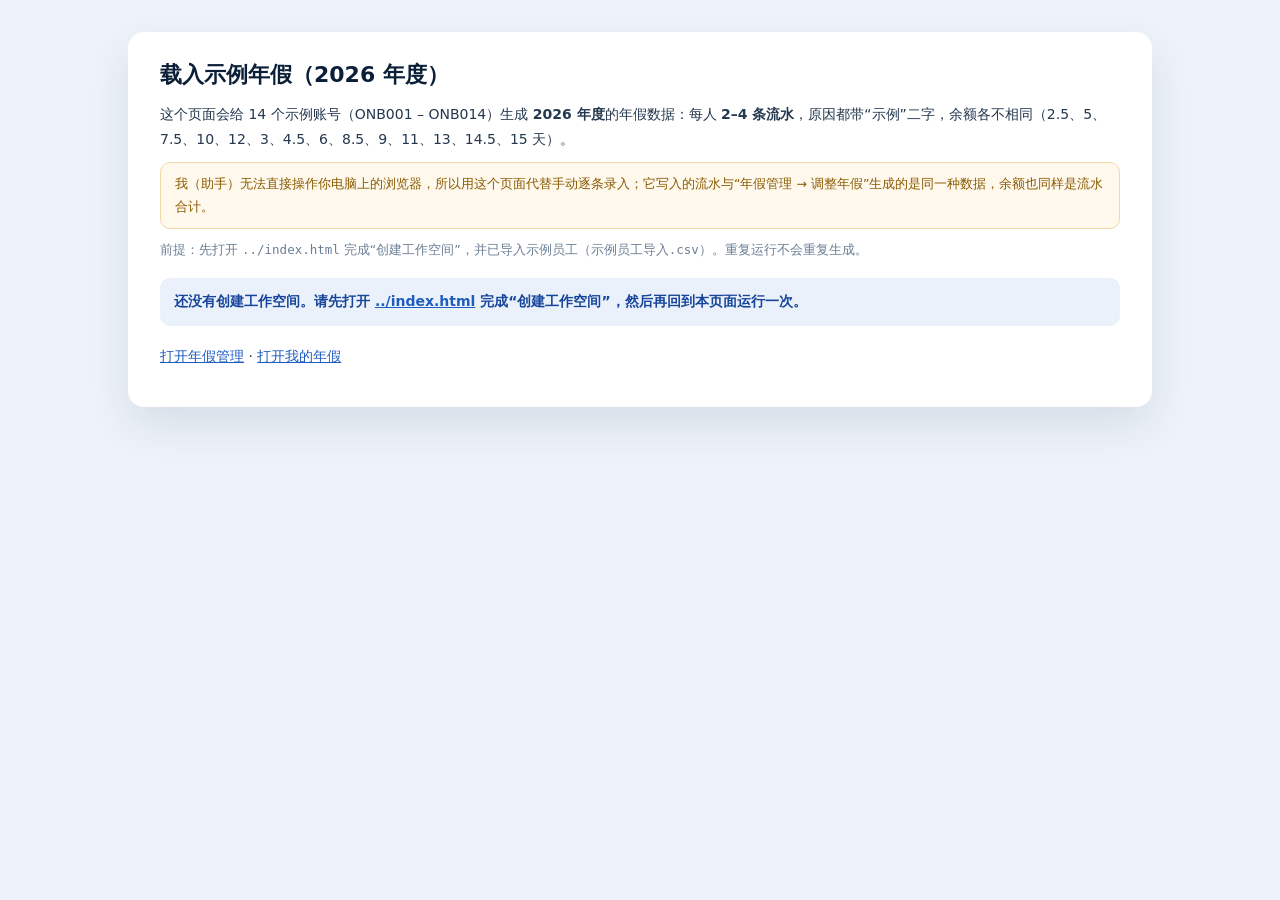
<file: 示例账号/载入示例年假.html>
<!DOCTYPE html>
<html lang="zh-CN">
<head>
<meta charset="utf-8">
<meta name="viewport" content="width=device-width, initial-scale=1">
<title>载入示例年假（2026 年度）</title>
<style>
  body { margin: 0; padding: 32px 20px; background: #eef3f9; color: #24384f;
         font-family: "Microsoft YaHei", "PingFang SC", system-ui, sans-serif; font-size: 14px; }
  main { max-width: 960px; margin: 0 auto; padding: 28px 32px; background: #fff;
          border-radius: 16px; box-shadow: 0 18px 44px rgba(13, 39, 72, .10); }
  h1 { margin: 0 0 12px; color: #0b2038; font-size: 22px; }
  h2 { margin: 22px 0 8px; color: #0b2038; font-size: 15px; }
  p { line-height: 1.8; margin: 0 0 10px; }
  .note { color: #6b7f96; font-size: 12.5px; }
  .warn { padding: 10px 14px; border: 1px solid #f3d9a8; border-radius: 10px;
          background: #fff8ec; color: #8a5a00; font-size: 12.5px; }
  #status { margin: 16px 0; padding: 12px 14px; border-radius: 10px; background: #eaf1fb;
            color: #17459a; font-weight: 600; line-height: 1.7; }
  table { width: 100%; border-collapse: collapse; margin-top: 12px; font-size: 12.5px; }
  th, td { padding: 8px 10px; border-bottom: 1px solid #eef3f9; text-align: left; }
  th { background: #f7fafd; color: #6b7f96; font-weight: 600; }
  a { color: #1f5cc0; }
  .links { margin-top: 18px; }
  .ok { color: #1d7a45; }
  .skip { color: #8a5a00; }
</style>
</head>
<body>
<main>
  <h1>载入示例年假（2026 年度）</h1>
  <p>这个页面会给 14 个示例账号（ONB001 – ONB014）生成 <strong>2026 年度</strong>的年假数据：每人 <strong>2–4 条流水</strong>，原因都带“示例”二字，余额各不相同（2.5、5、7.5、10、12、3、4.5、6、8.5、9、11、13、14.5、15 天）。</p>
  <p class="warn">我（助手）无法直接操作你电脑上的浏览器，所以用这个页面代替手动逐条录入；它写入的流水与“年假管理 → 调整年假”生成的是同一种数据，余额也同样是流水合计。</p>
  <p class="note">前提：先打开 <code>../index.html</code> 完成“创建工作空间”，并已导入示例员工（<code>示例员工导入.csv</code>）。重复运行不会重复生成。</p>
  <div id="status">检查中…</div>
  <div id="result"></div>
  <p class="links"><a href="../index.html#/leaveAdmin">打开年假管理</a> · <a href="../index.html#/myLeave">打开我的年假</a></p>
</main>

<script src="../config/app-config.js"></script>
<script src="../js/sha256.js"></script>
<script src="../js/roles.js"></script>
<script src="../js/store.js"></script>
<script>
(function () {
  'use strict';

  var YEAR = '2026';

  // 每人目标余额都不同
  var SAMPLE_ACCOUNTS = [
    { account: 'ONB001', target: 2.5 },
    { account: 'ONB002', target: 5 },
    { account: 'ONB003', target: 7.5 },
    { account: 'ONB004', target: 10 },
    { account: 'ONB005', target: 12 },
    { account: 'ONB006', target: 3 },
    { account: 'ONB007', target: 4.5 },
    { account: 'ONB008', target: 6 },
    { account: 'ONB009', target: 8.5 },
    { account: 'ONB010', target: 9 },
    { account: 'ONB011', target: 11 },
    { account: 'ONB012', target: 13 },
    { account: 'ONB013', target: 14.5 },
    { account: 'ONB014', target: 15 }
  ];

  // 每人 2 / 3 / 4 条流水轮换：领取 + 已休若干笔
  var PLANS = {
    2: [{ delta: -3, reason: '示例：已休 3 天' }],
    3: [{ delta: -1.5, reason: '示例：已休 1.5 天' }, { delta: -2.5, reason: '示例：已休 2.5 天' }],
    4: [{ delta: -1, reason: '示例：已休 1 天' }, { delta: -2, reason: '示例：已休 2 天' }, { delta: -3, reason: '示例：已休 3 天' }]
  };

  var statusEl = document.getElementById('status');
  var resultEl = document.getElementById('result');
  var DATA_KEY = 'onboard.data.v1';

  function show(html) { statusEl.innerHTML = html; }
  function round2(value) { return Math.round(Number(value) * 100) / 100; }

  if (!window.OnboardStore) {
    show('脚本加载失败：请确认本页面在 onboard/示例账号 文件夹内，且上级目录有 index.html 和 js 文件夹。');
    return;
  }

  var store = window.OnboardStore;

  if (!store.hasWorkspace()) {
    show('还没有创建工作空间。请先打开 <a href="../index.html">../index.html</a> 完成“创建工作空间”，然后再回到本页面运行一次。');
    return;
  }

  var me = store.currentUser();
  var created = [];
  var skipped = [];
  var stampFor = {};

  SAMPLE_ACCOUNTS.forEach(function (sample, index) {
    var user = store.findUserByAccount(sample.account);
    if (!user) {
      skipped.push({ account: sample.account, name: '（未导入）', reason: '找不到该员工账号，请先导入示例员工' });
      return;
    }

    var existing = store.listLeaveEntries(user.id, YEAR);
    if (existing.length) {
      skipped.push({ account: sample.account, name: user.name, reason: '已有 2026 年流水，未改动' });
      return;
    }

    var count = 2 + (index % 3);
    var plan = PLANS[count];
    var used = plan.reduce(function (sum, item) { return sum + Math.abs(item.delta); }, 0);
    var grant = round2(sample.target + used);

    var before = store.listLeaveEntries(user.id, YEAR).length;

    var grantResult = store.addLeaveEntry({
      userId: user.id,
      year: YEAR,
      delta: grant,
      reason: '示例：2026 年度年假发放',
      type: 'manual',
      createdBy: me ? me.id : ''
    });
    if (!grantResult.ok) {
      skipped.push({ account: sample.account, name: user.name, reason: grantResult.message });
      return;
    }
    created.push({ account: sample.account, name: user.name, target: sample.target, entries: 1 + plan.length });
    stampFor[grantResult.entry.id] = 45;

    var dayOffset = 20;
    plan.forEach(function (item) {
      var result = store.addLeaveEntry({
        userId: user.id,
        year: YEAR,
        delta: item.delta,
        reason: item.reason,
        type: 'manual',
        createdBy: me ? me.id : ''
      });
      if (result.ok) stampFor[result.entry.id] = dayOffset;
      dayOffset -= 7;
    });

    if (store.listLeaveEntries(user.id, YEAR).length === before) {
      skipped.push({ account: sample.account, name: user.name, reason: '写入失败' });
    }
  });

  // 把创建时间错开一点，让“最后更新时间”看起来更真实
  var data = JSON.parse(window.localStorage.getItem(DATA_KEY) || 'null');
  if (data && Array.isArray(data.leaveEntries)) {
    data.leaveEntries.forEach(function (entry) {
      if (stampFor[entry.id]) {
        entry.createdAt = new Date(Date.now() - stampFor[entry.id] * 24 * 60 * 60 * 1000).toISOString();
      }
    });
    window.localStorage.setItem(DATA_KEY, JSON.stringify(data));
  }

  var rows = created.map(function (item) {
    var user = store.findUserByAccount(item.account);
    var balance = user ? store.getLeaveBalance(user.id, YEAR) : 0;
    return '<tr><td>' + item.name + '（' + item.account + '）</td><td>' + item.entries + ' 条</td><td>' + balance + ' 天</td><td class="ok">已生成</td></tr>';
  }).concat(skipped.map(function (item) {
    return '<tr><td>' + item.name + '（' + item.account + '）</td><td>—</td><td>—</td><td class="skip">跳过：' + item.reason + '</td></tr>';
  })).join('');

  show('完成：为 ' + created.length + ' 位员工生成了 2026 年度示例年假' +
    (skipped.length ? '，跳过 ' + skipped.length + ' 位（已有记录或账号缺失）' : '') + '。');

  if (created.length) {
    resultEl.innerHTML = '<h2>生成结果</h2>' +
      '<table><thead><tr><th>员工</th><th>流水条数</th><th>2026 年余额</th><th>结果</th></tr></thead><tbody>' + rows + '</tbody></table>' +
      '<p class="note">余额各不相同；所有流水原因都带“示例”二字，可在“年假管理 → 查看流水”或员工端“我的年假”里核对。</p>';
  } else if (skipped.length) {
    resultEl.innerHTML = '<h2>生成结果</h2>' +
      '<table><thead><tr><th>员工</th><th>流水条数</th><th>2026 年余额</th><th>结果</th></tr></thead><tbody>' + rows + '</tbody></table>' +
      '<p class="note">没有新增数据。若账号缺失，请先到“员工管理 → 批量导入”导入示例员工。</p>';
  }
})();
</script>
</body>
</html>
</file>
<file: css/app.css>
/* ============================================================
   初见 Onboard · 样式（深蓝主色）
   ============================================================ */

:root {
  --navy-950: #06152b;
  --navy-900: #0a1f3c;
  --navy-800: #0d2748;
  --navy-700: #143d70;
  --blue-700: #17459a;
  --blue-600: #1f5cc0;
  --blue-500: #2f6fd8;
  --blue-100: #eaf1fb;
  --ink-900: #0b2038;
  --ink-700: #24384f;
  --ink-500: #41566f;
  --muted: #6b7f96;
  --line: #dfe7f1;
  --line-soft: #eef3f9;
  --bg: #eef3f9;
  --white: #ffffff;
  --danger-bg: #fdecea;
  --danger-line: #f6c9c3;
  --danger-ink: #a52a1c;
  --radius-lg: 18px;
  --radius-md: 12px;
  --radius-sm: 10px;
  --shadow-card: 0 24px 60px rgba(3, 15, 32, 0.45);
  --shadow-welcome: 0 18px 40px rgba(13, 39, 72, 0.22);
}

*,
*::before,
*::after {
  box-sizing: border-box;
}

html,
body {
  height: 100%;
}

body {
  margin: 0;
  font-family: "Microsoft YaHei", "PingFang SC", "Hiragino Sans GB", "Source Han Sans SC", system-ui, -apple-system, "Segoe UI", sans-serif;
  font-size: 14px;
  color: var(--ink-500);
  background: var(--bg);
  -webkit-font-smoothing: antialiased;
}

h1,
h2,
h3,
p {
  margin: 0;
}

button {
  font-family: inherit;
}

::selection {
  background: rgba(47, 111, 216, 0.22);
}

.app-root {
  min-height: 100vh;
}

/* ================== 通用控件 ================== */

.btn {
  display: inline-flex;
  align-items: center;
  justify-content: center;
  gap: 6px;
  height: 40px;
  padding: 0 18px;
  border: 1px solid transparent;
  border-radius: var(--radius-sm);
  font-size: 14px;
  font-weight: 600;
  letter-spacing: 0.3px;
  cursor: pointer;
  transition: background 0.16s ease, box-shadow 0.16s ease, border-color 0.16s ease, transform 0.08s ease;
}

.btn:active {
  transform: translateY(1px);
}

.btn-primary {
  color: #fff;
  background: linear-gradient(180deg, var(--blue-600) 0%, var(--blue-700) 100%);
  box-shadow: 0 8px 18px rgba(23, 69, 154, 0.28);
}

.btn-primary:hover {
  background: linear-gradient(180deg, #2468d4 0%, #1a4fa8 100%);
  box-shadow: 0 10px 22px rgba(23, 69, 154, 0.34);
}

.btn-primary:focus-visible {
  outline: 3px solid rgba(47, 111, 216, 0.35);
  outline-offset: 2px;
}

.btn-ghost {
  color: var(--ink-700);
  background: #fff;
  border-color: var(--line);
}

.btn-ghost:hover {
  border-color: #c3d4e8;
  background: #f7fafd;
}

.btn-danger {
  color: #fff;
  background: linear-gradient(180deg, #d0453a 0%, #b93327 100%);
  box-shadow: 0 8px 18px rgba(185, 51, 39, 0.24);
}

.btn-danger:hover {
  background: linear-gradient(180deg, #d9564b 0%, #c03a2d 100%);
}

.btn-block {
  display: flex;
  width: 100%;
  height: 46px;
  font-size: 15px;
  letter-spacing: 1px;
}

.linkish {
  padding: 0;
  border: 0;
  background: none;
  color: var(--blue-600);
  font: inherit;
  font-size: 12.5px;
  cursor: pointer;
  text-decoration: underline;
  text-underline-offset: 3px;
}

.linkish:hover {
  color: var(--blue-700);
}

/* ================== 登录 / 创建页 ================== */

.auth {
  position: relative;
  display: flex;
  align-items: flex-start;
  justify-content: center;
  min-height: 100vh;
  padding: 34px 20px;
  background:
    radial-gradient(900px 520px at 12% -8%, rgba(47, 111, 216, 0.36), rgba(47, 111, 216, 0) 62%),
    radial-gradient(760px 520px at 104% 106%, rgba(28, 86, 184, 0.32), rgba(28, 86, 184, 0) 58%),
    linear-gradient(158deg, #071a33 0%, #0a2247 52%, #07182e 100%);
  overflow: hidden;
}

.auth::before {
  content: "";
  position: absolute;
  inset: 0;
  background-image:
    linear-gradient(rgba(255, 255, 255, 0.045) 1px, transparent 1px),
    linear-gradient(90deg, rgba(255, 255, 255, 0.045) 1px, transparent 1px);
  background-size: 46px 46px;
  mask-image: radial-gradient(circle at 50% 40%, rgba(0, 0, 0, 0.75), transparent 78%);
  -webkit-mask-image: radial-gradient(circle at 50% 40%, rgba(0, 0, 0, 0.75), transparent 78%);
  pointer-events: none;
}

.auth-card {
  position: relative;
  z-index: 1;
  width: min(470px, 100%);
  margin: auto; /* 空间够时垂直居中；窗口太矮时可从顶部正常滚动 */
  padding: 30px 32px 24px;
  background: #fff;
  border-radius: var(--radius-lg);
  box-shadow: var(--shadow-card);
  animation: card-rise 0.45s cubic-bezier(0.22, 0.68, 0.36, 1) both;
}

@keyframes card-rise {
  from {
    opacity: 0;
    transform: translateY(12px);
  }
  to {
    opacity: 1;
    transform: none;
  }
}

.auth-brand {
  display: flex;
  align-items: center;
  gap: 12px;
  margin-bottom: 22px;
}

.brand-mark {
  display: grid;
  place-items: center;
  flex: 0 0 auto;
  width: 34px;
  height: 34px;
  border-radius: 10px;
  color: #fff;
  font-size: 17px;
  font-weight: 700;
  background: linear-gradient(140deg, var(--blue-500), var(--blue-700));
  box-shadow: 0 6px 14px rgba(23, 69, 154, 0.32);
}

.auth-brand .brand-mark {
  width: 40px;
  height: 40px;
  border-radius: 11px;
  font-size: 19px;
}

.brand-text strong {
  display: block;
  color: var(--ink-900);
  font-size: 14.5px;
  letter-spacing: 1.2px;
}

.brand-text span {
  display: block;
  margin-top: 3px;
  color: var(--muted);
  font-size: 11.5px;
  letter-spacing: 0.6px;
}

.auth-title {
  margin-bottom: 8px;
  color: var(--ink-900);
  font-size: 24px;
  font-weight: 700;
  letter-spacing: 0.6px;
}

.auth-sub {
  margin-bottom: 22px;
  color: var(--muted);
  font-size: 13px;
  line-height: 1.75;
}

.field {
  margin-bottom: 16px;
}

.field label {
  display: block;
  margin-bottom: 7px;
  color: var(--ink-700);
  font-size: 13px;
  font-weight: 600;
}

.input {
  width: 100%;
  height: 44px;
  padding: 0 13px;
  border: 1px solid var(--line);
  border-radius: var(--radius-sm);
  background: #fbfdff;
  color: var(--ink-900);
  font-family: inherit;
  font-size: 14px;
  transition: border-color 0.15s ease, box-shadow 0.15s ease, background 0.15s ease;
}

.input::placeholder {
  color: #a9b8c9;
}

.input:focus {
  outline: none;
  border-color: var(--blue-500);
  background: #fff;
  box-shadow: 0 0 0 3px rgba(47, 111, 216, 0.16);
}

.hint {
  margin-top: 6px;
  color: var(--muted);
  font-size: 12px;
  line-height: 1.5;
}

.form-error {
  display: none;
  margin-bottom: 16px;
  padding: 10px 13px;
  border: 1px solid var(--danger-line);
  border-radius: var(--radius-sm);
  background: var(--danger-bg);
  color: var(--danger-ink);
  font-size: 13px;
  line-height: 1.6;
}

.form-error.is-visible {
  display: block;
}

.auth-foot {
  display: flex;
  align-items: center;
  justify-content: space-between;
  flex-wrap: wrap;
  gap: 8px 14px;
  margin-top: 22px;
  padding-top: 16px;
  border-top: 1px solid var(--line-soft);
  color: var(--muted);
  font-size: 11.5px;
  line-height: 1.5;
}

/* ================== 主界面框架 ================== */

.app-shell {
  display: grid;
  grid-template-columns: 252px minmax(0, 1fr);
  min-height: 100vh;
}

.sidebar {
  position: sticky;
  top: 0;
  display: flex;
  flex-direction: column;
  height: 100vh;
  padding: 18px 14px 16px;
  background: linear-gradient(180deg, var(--navy-900) 0%, #07182f 100%);
  border-right: 1px solid rgba(255, 255, 255, 0.05);
}

.sidebar .brand {
  display: flex;
  align-items: center;
  gap: 10px;
  padding: 6px 8px 18px;
}

.sidebar .brand-text strong {
  color: #fff;
  font-size: 13.5px;
  letter-spacing: 1.3px;
}

.sidebar .brand-text span {
  color: rgba(201, 216, 234, 0.62);
  font-size: 10.5px;
  letter-spacing: 0.8px;
}

.sidebar-nav {
  flex: 1;
  overflow-y: auto;
  padding-top: 4px;
}

.nav-label {
  padding: 8px 12px 10px;
  color: rgba(201, 216, 234, 0.42);
  font-size: 10.5px;
  letter-spacing: 2px;
  margin-top: 10px;
}

.nav-label:first-child {
  margin-top: 0;
}

.nav-item {
  position: relative;
  display: flex;
  align-items: center;
  gap: 10px;
  width: 100%;
  padding: 11px 12px;
  border: 0;
  border-radius: var(--radius-sm);
  background: none;
  color: #c2d3e6;
  font-size: 14px;
  text-align: left;
  cursor: pointer;
  transition: background 0.15s ease, color 0.15s ease;
}

.nav-item svg {
  flex: 0 0 18px;
  width: 18px;
  height: 18px;
  opacity: 0.85;
}

.nav-item:hover {
  background: rgba(255, 255, 255, 0.07);
  color: #fff;
}

.nav-item.is-active {
  background: linear-gradient(90deg, rgba(47, 111, 216, 0.32), rgba(47, 111, 216, 0.1));
  color: #fff;
  font-weight: 600;
}

.nav-item.is-active svg {
  opacity: 1;
}

.nav-item.is-active::before {
  content: "";
  position: absolute;
  top: 50%;
  left: 0;
  width: 3px;
  height: 18px;
  border-radius: 0 3px 3px 0;
  background: #5b9bf0;
  transform: translateY(-50%);
}

.sidebar-foot {
  margin-top: 8px;
  padding-top: 12px;
  border-top: 1px solid rgba(255, 255, 255, 0.08);
}

.user-card {
  display: flex;
  align-items: center;
  gap: 10px;
  padding: 8px 8px 10px;
}

.avatar {
  display: grid;
  place-items: center;
  flex: 0 0 36px;
  width: 36px;
  height: 36px;
  border-radius: 50%;
  background: linear-gradient(140deg, var(--blue-500), var(--blue-700));
  color: #fff;
  font-size: 14px;
  font-weight: 700;
}

.user-meta {
  min-width: 0;
}

.user-name {
  color: #fff;
  font-size: 13.5px;
  font-weight: 600;
  line-height: 1.3;
  overflow: hidden;
  text-overflow: ellipsis;
  white-space: nowrap;
}

.user-sub {
  margin-top: 2px;
  color: rgba(201, 216, 234, 0.66);
  font-size: 11.5px;
  line-height: 1.3;
  overflow: hidden;
  text-overflow: ellipsis;
  white-space: nowrap;
}

.user-actions {
  display: flex;
  gap: 8px;
  padding: 2px 8px 0;
}

.sidebar-ver {
  margin-top: 10px;
  color: rgba(201, 216, 234, 0.28);
  font-size: 10.5px;
  letter-spacing: 0.5px;
  text-align: center;
}

.mini-btn {
  flex: 1;
  height: 30px;
  padding: 0 6px;
  border: 1px solid rgba(255, 255, 255, 0.16);
  border-radius: 8px;
  background: rgba(255, 255, 255, 0.06);
  color: #cfdcec;
  font-size: 12px;
  white-space: nowrap;
  cursor: pointer;
  transition: background 0.15s ease, color 0.15s ease, border-color 0.15s ease;
}

.mini-btn:hover {
  border-color: rgba(255, 255, 255, 0.32);
  background: rgba(255, 255, 255, 0.15);
  color: #fff;
}

.main-col {
  display: flex;
  flex-direction: column;
  min-width: 0;
  min-height: 100vh;
}

.topbar {
  position: sticky;
  top: 0;
  z-index: 10;
  display: flex;
  align-items: center;
  justify-content: space-between;
  gap: 16px;
  height: 68px;
  padding: 0 28px;
  background: rgba(255, 255, 255, 0.96);
  border-bottom: 1px solid var(--line);
  backdrop-filter: blur(6px);
}

.topbar h1 {
  color: var(--ink-900);
  font-size: 18px;
  font-weight: 700;
  letter-spacing: 0.6px;
}

.topbar-side {
  display: flex;
  align-items: center;
  gap: 10px;
}

.chip {
  padding: 4px 10px;
  border: 1px solid #d6e4f9;
  border-radius: 999px;
  background: var(--blue-100);
  color: var(--blue-600);
  font-size: 11.5px;
  font-weight: 600;
  letter-spacing: 0.4px;
}

.chip-role {
  border-color: var(--line);
  background: #f1f5fa;
  color: var(--ink-500);
}

.topbar-date {
  color: var(--muted);
  font-size: 12.5px;
}

.content {
  flex: 1;
  padding: 26px 28px 40px;
}

/* ================== 工作概览占位 ================== */

.welcome-card {
  position: relative;
  overflow: hidden;
  padding: 36px 38px;
  border-radius: var(--radius-lg);
  background: linear-gradient(135deg, #0d2748 0%, #143d70 52%, #1c5aa6 100%);
  box-shadow: var(--shadow-welcome);
  color: #fff;
}

.welcome-card::after {
  content: "";
  position: absolute;
  top: -130px;
  right: -90px;
  width: 360px;
  height: 360px;
  border-radius: 50%;
  background: radial-gradient(circle at center, rgba(120, 170, 255, 0.32), rgba(120, 170, 255, 0) 70%);
  pointer-events: none;
}

.welcome-eyebrow {
  display: inline-block;
  margin-bottom: 14px;
  color: #a9c8f0;
  font-size: 11.5px;
  letter-spacing: 2.4px;
}

.welcome-title {
  margin-bottom: 12px;
  font-size: 26px;
  font-weight: 700;
  letter-spacing: 0.8px;
}

.welcome-text {
  max-width: 640px;
  color: rgba(233, 242, 255, 0.9);
  font-size: 14px;
  line-height: 1.9;
}

.welcome-card .welcome-note {
  max-width: 640px;
  margin-top: 20px;
  padding-top: 16px;
  border-top: 1px solid rgba(255, 255, 255, 0.16);
  color: rgba(233, 242, 255, 0.62);
  font-size: 12.5px;
  line-height: 1.8;
}

/* 无权访问 / 页面不存在 */
.state-card {
  max-width: 560px;
  margin: 24px auto;
  padding: 34px 34px 30px;
  border: 1px solid var(--line);
  border-radius: var(--radius-lg);
  background: #fff;
  box-shadow: 0 16px 40px rgba(13, 39, 72, 0.08);
  text-align: center;
}

.state-title {
  margin: 0 0 12px;
  color: var(--ink-900);
  font-size: 20px;
  font-weight: 700;
  letter-spacing: 0.4px;
}

.state-text {
  margin: 0 0 14px;
  color: var(--muted);
  font-size: 13.5px;
  line-height: 1.9;
}

.state-meta {
  margin: 0 0 22px;
  color: var(--ink-500);
  font-size: 12.5px;
}

.state-card .btn {
  min-width: 160px;
}

/* ================== 组织架构 ================== */

.org-company {
  display: flex;
  align-items: center;
  gap: 14px;
  margin-bottom: 18px;
  padding: 20px 22px;
  border-radius: 16px;
  background: linear-gradient(135deg, #0d2748 0%, #143d70 58%, #1c5aa6 100%);
  box-shadow: 0 16px 36px rgba(13, 39, 72, 0.18);
  color: #fff;
}

/* 组织架构页的管理员操作条（新增部门 / 员工管理） */
.org-admin-bar {
  display: flex;
  align-items: center;
  justify-content: space-between;
  flex-wrap: wrap;
  gap: 12px;
  margin-bottom: 16px;
  padding: 12px 16px;
  border: 1px solid var(--line);
  border-radius: 12px;
  background: #fff;
}

.org-admin-label {
  color: var(--muted);
  font-size: 12.5px;
  font-weight: 600;
  letter-spacing: 0.5px;
}

.org-company-mark {
  display: grid;
  place-items: center;
  flex: 0 0 46px;
  width: 46px;
  height: 46px;
  border: 1px solid rgba(255, 255, 255, 0.2);
  border-radius: 12px;
  background: rgba(255, 255, 255, 0.14);
}

.org-company-mark svg {
  width: 24px;
  height: 24px;
}

.org-company-name {
  margin: 0 0 4px;
  color: #fff;
  font-size: 19px;
  font-weight: 700;
  letter-spacing: 0.5px;
}

.org-company-sub {
  margin: 0;
  color: rgba(233, 242, 255, 0.75);
  font-size: 12.5px;
}

.org-grid {
  display: grid;
  grid-template-columns: repeat(2, minmax(0, 1fr));
  gap: 16px;
}

.org-dept {
  padding: 18px 20px;
  border: 1px solid var(--line);
  border-radius: 14px;
  background: #fff;
  box-shadow: 0 8px 22px rgba(13, 39, 72, 0.05);
}

.org-dept-head {
  display: flex;
  align-items: center;
  justify-content: space-between;
  gap: 10px;
  margin-bottom: 14px;
}

.org-dept-head h3 {
  margin: 0;
  color: var(--ink-900);
  font-size: 15px;
  font-weight: 700;
  letter-spacing: 0.3px;
}

.org-dept-count {
  padding: 2px 8px;
  border-radius: 999px;
  background: var(--line-soft);
  color: var(--muted);
  font-size: 12px;
  white-space: nowrap;
}

.org-members {
  display: flex;
  flex-wrap: wrap;
  gap: 10px;
}

.org-member {
  display: flex;
  align-items: center;
  gap: 8px;
  padding: 5px 13px 5px 5px;
  border: 1px solid var(--line-soft);
  border-radius: 999px;
  background: #fbfdff;
}

.org-member .avatar-sm {
  flex: 0 0 30px;
  width: 30px;
  height: 30px;
  font-size: 12.5px;
}

.org-member-name {
  color: var(--ink-700);
  font-size: 13px;
  font-weight: 600;
}

.org-empty {
  margin: 0;
  padding: 6px 0;
  color: var(--muted);
  font-size: 12.5px;
}

.org-empty-all {
  color: var(--muted);
  font-size: 13px;
}

@media (max-width: 1100px) {
  .org-grid {
    grid-template-columns: 1fr;
  }
}

/* ================== 员工管理页 ================== */

.page-head {
  display: flex;
  align-items: flex-end;
  justify-content: space-between;
  flex-wrap: wrap;
  gap: 16px;
  margin-bottom: 18px;
}

.page-head-title {
  margin: 0 0 4px;
  color: var(--ink-900);
  font-size: 20px;
  font-weight: 700;
  letter-spacing: 0.4px;
}

.page-head-sub {
  margin: 0;
  color: var(--muted);
  font-size: 12.5px;
}

.table-card {
  overflow-x: auto;
  border: 1px solid var(--line);
  border-radius: 16px;
  background: #fff;
  box-shadow: 0 12px 30px rgba(13, 39, 72, 0.06);
}

.data-table {
  width: 100%;
  min-width: 720px;
  border-collapse: collapse;
  font-size: 13.5px;
}

.data-table thead th {
  padding: 13px 18px;
  border-bottom: 1px solid var(--line);
  background: #f7fafd;
  color: var(--muted);
  font-size: 12.5px;
  font-weight: 600;
  letter-spacing: 0.3px;
  text-align: left;
  white-space: nowrap;
}

.data-table tbody td {
  padding: 13px 18px;
  border-bottom: 1px solid var(--line-soft);
  color: var(--ink-700);
  vertical-align: middle;
}

.data-table tbody tr:last-child td {
  border-bottom: 0;
}

.data-table tbody tr:hover {
  background: #fbfdff;
}

.emp-cell {
  display: flex;
  align-items: center;
  gap: 10px;
}

.avatar-sm {
  flex: 0 0 32px;
  width: 32px;
  height: 32px;
  font-size: 13px;
}

.emp-name {
  color: var(--ink-900);
  font-weight: 600;
}

.emp-self {
  margin-left: 4px;
  color: var(--muted);
  font-size: 12px;
  font-weight: 400;
}

.cell-mono {
  font-family: "Consolas", "Courier New", monospace;
  font-size: 13px;
  letter-spacing: 0.3px;
}

.status-badge {
  display: inline-flex;
  align-items: center;
  padding: 3px 10px;
  border-radius: 999px;
  font-size: 12px;
  font-weight: 600;
  white-space: nowrap;
}

.status-on {
  background: #e8f6ee;
  color: #1d7a45;
}

.status-off {
  background: #fdecea;
  color: #a52a1c;
}

.btn-sm {
  height: 30px;
  padding: 0 14px;
  font-size: 12.5px;
}

.btn[disabled] {
  opacity: 0.45;
  cursor: not-allowed;
  box-shadow: none;
  transform: none;
}

.input[readonly],
.input[disabled] {
  background: #f4f7fb;
  color: var(--muted);
}

select.input {
  padding-right: 36px;
}

.emp-dept-new {
  margin-top: 8px;
}

.toggle-line {
  display: flex;
  align-items: center;
  gap: 8px;
  color: var(--ink-700);
  font-size: 13.5px;
  font-weight: 500;
  cursor: pointer;
}

.toggle-line input[type="checkbox"] {
  width: 16px;
  height: 16px;
  margin: 0;
  accent-color: var(--blue-600);
}

/* ================== 批量导入 ================== */

.page-actions {
  display: flex;
  gap: 10px;
  flex-wrap: wrap;
}

.modal-wide {
  width: min(760px, 100%);
}

.import-guide {
  margin: 0 0 18px;
  padding-left: 20px;
  color: var(--ink-500);
  font-size: 13px;
  line-height: 1.9;
}

.import-actions {
  display: flex;
  gap: 10px;
  flex-wrap: wrap;
  margin-bottom: 4px;
}

.file-btn {
  cursor: pointer;
}

.import-summary {
  margin: 0 0 12px;
  color: var(--ink-700);
  font-size: 13.5px;
  font-weight: 600;
  line-height: 1.7;
}

.import-table-wrap {
  max-height: 320px;
  margin-bottom: 16px;
  overflow: auto;
  border: 1px solid var(--line);
  border-radius: 12px;
}

.import-table {
  min-width: 680px;
}

.import-table thead th {
  position: sticky;
  top: 0;
  z-index: 1;
}

.import-table th,
.import-table td {
  padding: 10px 12px;
  font-size: 12.5px;
}

.import-note {
  min-width: 180px;
  color: var(--danger-ink);
  font-size: 12.5px;
  line-height: 1.5;
}

.import-result-text {
  margin: 0 0 14px;
  color: var(--ink-700);
  font-size: 14px;
  line-height: 1.9;
}

/* ================== 修改密码弹窗 ================== */

.modal-overlay {
  position: fixed;
  inset: 0;
  z-index: 100;
  display: flex;
  align-items: center;
  justify-content: center;
  padding: 20px;
  background: rgba(6, 20, 40, 0.55);
  animation: fade-in 0.18s ease both;
}

@keyframes fade-in {
  from {
    opacity: 0;
  }
  to {
    opacity: 1;
  }
}

.modal {
  width: min(440px, 100%);
  max-height: calc(100vh - 40px);
  overflow-y: auto;
  padding: 22px 24px 20px;
  border-radius: 16px;
  background: #fff;
  box-shadow: 0 30px 70px rgba(3, 15, 32, 0.4);
  animation: card-rise 0.22s ease both;
}

.modal-head {
  display: flex;
  align-items: center;
  justify-content: space-between;
  margin-bottom: 6px;
}

.modal-head h3 {
  color: var(--ink-900);
  font-size: 17px;
  font-weight: 700;
}

.icon-btn {
  display: grid;
  place-items: center;
  width: 30px;
  height: 30px;
  border: 0;
  border-radius: 8px;
  background: #f1f5fa;
  color: #5b7089;
  font-size: 18px;
  line-height: 1;
  cursor: pointer;
}

.icon-btn:hover {
  background: #e6edf6;
}

.modal-sub {
  margin-bottom: 18px;
  color: var(--muted);
  font-size: 12.5px;
  line-height: 1.6;
}

.modal-sm {
  width: min(400px, 100%);
}

.modal-sub.confirm-text {
  margin-bottom: 4px;
  font-size: 13.5px;
  line-height: 1.8;
  color: var(--ink-700);
}

.modal .field {
  margin-bottom: 14px;
}

.modal-foot {
  display: flex;
  justify-content: flex-end;
  gap: 10px;
  margin-top: 20px;
}

/* ================== 提示条 ================== */

.toast-root {
  position: fixed;
  bottom: 28px;
  left: 50%;
  z-index: 200;
  display: flex;
  flex-direction: column;
  align-items: center;
  gap: 10px;
  transform: translateX(-50%);
  pointer-events: none;
}

.toast {
  max-width: min(420px, calc(100vw - 40px));
  padding: 11px 18px;
  border-radius: 999px;
  background: #0e2a4e;
  box-shadow: 0 12px 28px rgba(6, 20, 40, 0.3);
  color: #fff;
  font-size: 13.5px;
  line-height: 1.5;
  text-align: center;
  animation: toast-in 0.22s ease both;
  transition: opacity 0.22s ease, transform 0.22s ease;
}

.toast.is-leaving {
  opacity: 0;
  transform: translateY(6px);
}

@keyframes toast-in {
  from {
    opacity: 0;
    transform: translateY(8px);
  }
  to {
    opacity: 1;
    transform: none;
  }
}

/* ================== 其他 ================== */

.noscript-tip {
  max-width: 620px;
  margin: 60px auto;
  padding: 18px 20px;
  border-radius: var(--radius-md);
  background: #fff;
  box-shadow: 0 10px 26px rgba(13, 39, 72, 0.1);
  color: var(--ink-700);
  font-size: 14px;
  line-height: 1.8;
  text-align: center;
}

/* 出错的输入框：红边 + 下方说明，保证点按钮后一定能看到反馈 */
.input.is-invalid {
  border-color: #d9534f;
  background: #fff9f8;
}

.input.is-invalid:focus {
  border-color: #d9534f;
  box-shadow: 0 0 0 3px rgba(217, 83, 79, 0.16);
}

.field-error {
  margin-top: 6px;
  color: var(--danger-ink);
  font-size: 12.5px;
  line-height: 1.5;
}

/* 页面级错误提示条 */
.fatal-error {
  position: fixed;
  top: 14px;
  left: 50%;
  z-index: 300;
  width: min(720px, calc(100vw - 28px));
  padding: 12px 16px;
  border: 1px solid #f3b7b0;
  border-radius: 12px;
  background: #fdecea;
  box-shadow: 0 12px 30px rgba(120, 20, 10, 0.18);
  color: #8f2318;
  font-size: 13px;
  line-height: 1.6;
  transform: translateX(-50%);
}

.fatal-error[hidden] {
  display: none;
}

/* ================== 制度知识库 ================== */

.policy-filters {
  margin-bottom: 16px;
  padding: 14px 16px;
  border: 1px solid var(--line);
  border-radius: 14px;
  background: #fff;
}

.policy-tabs {
  display: flex;
  gap: 8px;
  flex-wrap: wrap;
  margin-bottom: 12px;
}

.policy-tab {
  height: 32px;
  padding: 0 14px;
  border: 1px solid var(--line);
  border-radius: 999px;
  background: #fff;
  color: var(--ink-500);
  font-family: inherit;
  font-size: 13px;
  cursor: pointer;
  transition: background 0.15s ease, color 0.15s ease, border-color 0.15s ease;
}

.policy-tab:hover {
  border-color: #c3d4e8;
  color: var(--navy-700);
}

.policy-tab.is-active {
  border-color: var(--navy-700);
  background: var(--navy-700);
  color: #fff;
  font-weight: 600;
}

.policy-filter-row {
  display: flex;
  align-items: center;
  gap: 10px;
  flex-wrap: wrap;
}

.input-sm {
  width: auto;
  min-width: 150px;
  height: 36px;
  padding: 0 12px;
  font-size: 13px;
}

.policy-search {
  flex: 1 1 200px;
  min-width: 180px;
}

.policy-count {
  margin-left: auto;
  color: var(--muted);
  font-size: 12.5px;
  white-space: nowrap;
}

.policy-table {
  min-width: 900px;
}

.policy-name {
  color: var(--ink-900);
  font-size: 13.5px;
  font-weight: 600;
}

.policy-file {
  margin-top: 3px;
  color: var(--muted);
  font-size: 11.5px;
}

.policy-status {
  display: inline-flex;
  align-items: center;
  padding: 3px 10px;
  border-radius: 999px;
  font-size: 12px;
  font-weight: 600;
  white-space: nowrap;
}

.policy-status.is-queued {
  background: #f1f5fa;
  color: #5b7089;
}

.policy-status.is-parsing {
  background: #e8f1fd;
  color: #17459a;
}

.policy-status.is-ready {
  background: #fff4e5;
  color: #a35b00;
}

.policy-status.is-published {
  background: #e8f6ee;
  color: #1d7a45;
}

.policy-status.is-failed {
  background: #fdecea;
  color: #a52a1c;
}

.policy-status.is-offline {
  background: #f1f5fa;
  color: #5b7089;
}

.policy-fail-reason {
  max-width: 260px;
  margin-top: 6px;
  color: var(--danger-ink);
  font-size: 11.5px;
  line-height: 1.5;
}

.policy-actions {
  display: flex;
  gap: 6px;
  flex-wrap: wrap;
}

.policy-actions .btn-sm {
  height: 28px;
  padding: 0 10px;
  font-size: 12px;
}

.policy-empty {
  padding: 36px 18px;
  color: var(--muted);
  font-size: 13px;
  text-align: center;
}

.policy-note {
  margin: 16px 2px 0;
  color: var(--muted);
  font-size: 12px;
  line-height: 1.7;
}

.policy-detail-meta {
  display: grid;
  grid-template-columns: repeat(2, minmax(0, 1fr));
  gap: 10px 18px;
  margin-bottom: 16px;
  padding: 14px 16px;
  border-radius: 12px;
  background: #f7fafd;
}

.policy-detail-label {
  display: block;
  margin-bottom: 2px;
  color: var(--muted);
  font-size: 11.5px;
}

.policy-detail-value {
  color: var(--ink-900);
  font-size: 13px;
  font-weight: 600;
}

.policy-detail-sub {
  margin: 0 0 8px;
  color: var(--ink-500);
  font-size: 12.5px;
}

.policy-preview {
  max-height: 300px;
  margin: 0 0 8px;
  padding: 14px 16px;
  overflow: auto;
  border: 1px solid var(--line);
  border-radius: 12px;
  background: #fbfdff;
  color: var(--ink-700);
  font-family: "Microsoft YaHei", "PingFang SC", sans-serif;
  font-size: 12.5px;
  line-height: 1.9;
  white-space: pre-wrap;
  word-break: break-word;
}

.field-row {
  display: flex;
  gap: 12px;
}

.field-row .field {
  flex: 1 1 0;
  min-width: 0;
}

@media (max-width: 720px) {
  .input-sm {
    width: 100%;
  }

  .policy-count {
    margin-left: 0;
  }
}

/* ================== 制度中心（员工端） ================== */

.policy-hero {
  margin-bottom: 16px;
  padding: 26px 30px;
  border-radius: 16px;
  background: linear-gradient(135deg, #0d2748 0%, #143d70 58%, #1c5aa6 100%);
  box-shadow: 0 16px 36px rgba(13, 39, 72, 0.18);
  color: #fff;
}

.policy-hero-title {
  margin: 0 0 10px;
  color: #fff;
  font-size: 22px;
  font-weight: 700;
  letter-spacing: 0.5px;
}

.policy-hero-dept {
  margin: 0 0 6px;
  color: rgba(233, 242, 255, 0.85);
  font-size: 13.5px;
}

.policy-hero-dept strong {
  color: #fff;
}

.policy-hero-note {
  margin: 0;
  color: rgba(233, 242, 255, 0.6);
  font-size: 12.5px;
}

.policy-center-filters {
  display: flex;
  align-items: center;
  gap: 10px;
  flex-wrap: wrap;
  margin-bottom: 16px;
  padding: 12px 14px;
  border: 1px solid var(--line);
  border-radius: 12px;
  background: #fff;
}

.policy-center-grid {
  display: grid;
  grid-template-columns: repeat(auto-fill, minmax(280px, 1fr));
  gap: 16px;
}

.policy-card {
  display: flex;
  flex-direction: column;
  padding: 18px 20px;
  border: 1px solid var(--line);
  border-radius: 14px;
  background: #fff;
  box-shadow: 0 8px 22px rgba(13, 39, 72, 0.05);
  transition: box-shadow 0.16s ease, transform 0.16s ease;
}

.policy-card:hover {
  box-shadow: 0 14px 30px rgba(13, 39, 72, 0.1);
  transform: translateY(-1px);
}

.policy-card-top {
  display: flex;
  align-items: center;
  justify-content: space-between;
  gap: 10px;
  margin-bottom: 12px;
}

.policy-card-icon {
  position: relative;
  display: grid;
  place-items: center;
  width: 42px;
  height: 42px;
  border-radius: 11px;
  background: var(--blue-100);
  color: var(--blue-600);
}

.policy-card-icon svg {
  width: 22px;
  height: 22px;
}

.policy-file-type {
  position: absolute;
  right: -4px;
  bottom: -4px;
  padding: 0 4px;
  border-radius: 4px;
  background: var(--navy-700);
  color: #fff;
  font-size: 8.5px;
  line-height: 13px;
  letter-spacing: 0.3px;
}

.policy-scope-tag {
  padding: 3px 10px;
  border-radius: 999px;
  font-size: 11.5px;
  font-weight: 600;
  white-space: nowrap;
}

.policy-scope-tag.is-all {
  background: #e8f1fd;
  color: #17459a;
}

.policy-scope-tag.is-dept {
  background: #fff4e5;
  color: #a35b00;
}

.policy-card-category {
  margin-bottom: 6px;
  color: var(--muted);
  font-size: 12px;
}

.policy-card-title {
  margin: 0 0 8px;
  color: var(--ink-900);
  font-size: 15.5px;
  font-weight: 700;
  line-height: 1.5;
}

.policy-card-meta {
  margin: 0 0 16px;
  color: var(--muted);
  font-size: 12px;
}

.policy-card-btn {
  height: 34px;
  margin-top: auto;
}

.policy-empty-state {
  grid-column: 1 / -1;
  padding: 42px 24px;
  border: 1px dashed var(--line);
  border-radius: 14px;
  background: #fbfdff;
  color: var(--muted);
  text-align: center;
}

.policy-empty-icon {
  display: grid;
  place-items: center;
  width: 48px;
  height: 48px;
  margin: 0 auto 10px;
  border-radius: 12px;
  background: var(--blue-100);
  color: var(--blue-600);
}

.policy-empty-icon svg {
  width: 24px;
  height: 24px;
}

.policy-empty-state h3 {
  margin: 0 0 6px;
  color: var(--ink-700);
  font-size: 15px;
}

.policy-empty-state p {
  margin: 0;
  font-size: 12.5px;
  line-height: 1.7;
}

.policy-demo-note {
  margin: 18px 2px 0;
  padding: 10px 14px;
  border: 1px solid #f3d9a8;
  border-radius: 10px;
  background: #fff8ec;
  color: #8a5a00;
  font-size: 12.5px;
  line-height: 1.6;
}

.policy-demo-note[hidden] {
  display: none;
}

/* ================== 年假管理 ================== */

.leave-filters {
  display: flex;
  align-items: center;
  gap: 10px;
  flex-wrap: wrap;
  margin-bottom: 16px;
  padding: 12px 14px;
  border: 1px solid var(--line);
  border-radius: 12px;
  background: #fff;
}

.leave-filter-label {
  color: var(--muted);
  font-size: 12.5px;
}

.leave-table {
  min-width: 820px;
}

.leave-account {
  display: block;
  margin-top: 2px;
  color: var(--muted);
  font-size: 11.5px;
  font-weight: 400;
}

.leave-disabled {
  margin-left: 6px;
  padding: 1px 6px;
  border-radius: 999px;
  background: #f1f5fa;
  color: #5b7089;
  font-size: 10.5px;
  font-weight: 500;
}

.leave-balance {
  color: var(--ink-900);
  font-size: 14px;
  font-weight: 700;
}

.leave-balance.is-negative {
  color: var(--danger-ink);
}

.leave-preview {
  margin: 0 0 14px;
  padding: 8px 12px;
  border-radius: 8px;
  background: #f4f8fd;
  color: #17459a;
  font-size: 12.5px;
}

.leave-type {
  display: inline-block;
  padding: 2px 8px;
  border-radius: 999px;
  background: var(--line-soft);
  color: var(--muted);
  font-size: 11.5px;
}

.leave-delta {
  font-weight: 700;
}

.leave-delta.is-plus {
  color: #1d7a45;
}

.leave-delta.is-minus {
  color: var(--danger-ink);
}

/* ================== 模型配置 ================== */

.model-grid {
  display: grid;
  grid-template-columns: minmax(0, 1.4fr) minmax(0, 1fr);
  gap: 16px;
  align-items: start;
  margin-bottom: 16px;
}

.model-card {
  padding: 20px 22px;
  border: 1px solid var(--line);
  border-radius: 14px;
  background: #fff;
  box-shadow: 0 8px 22px rgba(13, 39, 72, 0.05);
}

.model-card-title {
  margin: 0 0 14px;
  color: var(--ink-900);
  font-size: 15px;
  font-weight: 700;
}

.model-actions {
  display: flex;
  gap: 10px;
  flex-wrap: wrap;
  margin-top: 6px;
}

.model-info-list {
  margin: 0;
  padding: 0;
}

.model-info-list dt {
  margin: 14px 0 4px;
  color: var(--muted);
  font-size: 12px;
}

.model-info-list dt:first-child {
  margin-top: 0;
}

.model-info-list dd {
  margin: 0;
  color: var(--ink-700);
  font-size: 13px;
  line-height: 1.7;
}

.model-demo-note {
  margin: 16px 0 0;
  padding: 10px 12px;
  border: 1px solid #f3d9a8;
  border-radius: 10px;
  background: #fff8ec;
  color: #8a5a00;
  font-size: 11.5px;
  line-height: 1.7;
}

.model-message {
  margin: 14px 0 0;
  padding: 10px 12px;
  border-radius: 10px;
  font-size: 12.5px;
  line-height: 1.7;
}

.model-message.is-success {
  border: 1px solid #bfe3cd;
  background: #eef9f2;
  color: #1d7a45;
}

.model-message.is-error {
  border: 1px solid #f6c9c3;
  background: #fdecea;
  color: #a52a1c;
}

.model-message:not(.is-success):not(.is-error) {
  border: 1px solid var(--line);
  background: #f7fafd;
  color: var(--ink-500);
}

.model-message[hidden] {
  display: none;
}

.model-audit {
  margin-bottom: 0;
}

@media (max-width: 1100px) {
  .model-grid {
    grid-template-columns: 1fr;
  }
}

/* ================== 员工服务助手 ================== */

.chat-layout {
  display: grid;
  grid-template-columns: 250px minmax(0, 1fr);
  gap: 16px;
  height: calc(100vh - 235px);
  min-height: 520px;
}

.chat-side {
  display: flex;
  flex-direction: column;
  padding: 16px;
  border: 1px solid var(--line);
  border-radius: 14px;
  background: #fff;
  box-shadow: 0 8px 22px rgba(13, 39, 72, 0.05);
  overflow: hidden;
}

.chat-new-btn {
  width: 100%;
  margin-bottom: 16px;
}

.chat-side-heading {
  margin-bottom: 8px;
  color: var(--muted);
  font-size: 11.5px;
  letter-spacing: 1.5px;
}

.chat-session-list {
  display: flex;
  flex: 1;
  flex-direction: column;
  gap: 4px;
  overflow-y: auto;
}

.chat-session-item {
  width: 100%;
  padding: 9px 12px;
  border: 0;
  border-radius: 8px;
  background: transparent;
  color: var(--ink-700);
  font-family: inherit;
  font-size: 13px;
  text-align: left;
  white-space: nowrap;
  overflow: hidden;
  text-overflow: ellipsis;
  cursor: pointer;
}

.chat-session-item:hover {
  background: #f4f8fd;
}

.chat-session-item.is-active {
  background: var(--blue-100);
  color: var(--blue-700);
  font-weight: 600;
}

.chat-side-empty {
  margin: 8px 4px;
  color: var(--muted);
  font-size: 12.5px;
}

.chat-main {
  display: flex;
  flex-direction: column;
  min-height: 0;
  overflow: hidden;
  border: 1px solid var(--line);
  border-radius: 14px;
  background: #fff;
  box-shadow: 0 8px 22px rgba(13, 39, 72, 0.05);
}

.chat-scroll {
  flex: 1;
  min-height: 0;
  padding: 22px 24px;
  overflow-y: auto;
}

.chat-welcome {
  max-width: 720px;
  margin: 0 auto;
  padding: 18px 0 8px;
  text-align: center;
}

.chat-welcome-title {
  margin: 0 0 24px;
  color: var(--ink-900);
  font-size: 22px;
  font-weight: 700;
  letter-spacing: 0.5px;
}

.chat-quick-grid {
  display: grid;
  grid-template-columns: repeat(3, minmax(0, 1fr));
  gap: 12px;
  margin-bottom: 26px;
}

.chat-quick-card {
  display: flex;
  flex-direction: column;
  align-items: flex-start;
  gap: 10px;
  padding: 16px 14px;
  border: 1px solid var(--line);
  border-radius: 12px;
  background: #fbfdff;
  color: var(--ink-700);
  font-family: inherit;
  font-size: 13.5px;
  font-weight: 600;
  text-align: left;
  cursor: pointer;
  transition: box-shadow 0.15s ease, border-color 0.15s ease, transform 0.15s ease;
}

.chat-quick-card:hover {
  border-color: #c3d4e8;
  box-shadow: 0 8px 18px rgba(13, 39, 72, 0.08);
  transform: translateY(-1px);
}

.chat-quick-icon {
  display: grid;
  place-items: center;
  width: 34px;
  height: 34px;
  border-radius: 9px;
  background: var(--blue-100);
  color: var(--blue-600);
}

.chat-quick-icon svg {
  width: 19px;
  height: 19px;
}

.chat-try-title {
  margin: 0 0 10px;
  color: var(--muted);
  font-size: 12px;
}

.chat-try-item {
  display: block;
  width: 100%;
  margin: 0 auto 8px;
  padding: 10px 14px;
  border: 1px dashed var(--line);
  border-radius: 10px;
  background: #fff;
  color: var(--ink-500);
  font-family: inherit;
  font-size: 13px;
  text-align: left;
  cursor: pointer;
}

.chat-try-item:hover {
  border-color: #c3d4e8;
  color: var(--blue-600);
}

.chat-thread {
  display: flex;
  flex-direction: column;
  gap: 14px;
  max-width: 760px;
  margin: 0 auto;
}

.chat-msg {
  display: flex;
}

.chat-msg.is-user {
  justify-content: flex-end;
}

.chat-msg.is-assistant {
  flex-direction: column;
  align-items: flex-start;
  justify-content: flex-start;
}

.chat-bubble {
  max-width: 78%;
  padding: 11px 14px;
  border-radius: 14px;
  font-size: 13.5px;
  line-height: 1.8;
  white-space: pre-wrap;
  word-break: break-word;
}

.chat-msg.is-user .chat-bubble {
  color: #fff;
  background: linear-gradient(135deg, #1f5cc0, #17459a);
  border-bottom-right-radius: 4px;
}

.chat-msg.is-assistant .chat-bubble {
  color: var(--ink-700);
  background: #f4f8fd;
  border: 1px solid var(--line-soft);
  border-bottom-left-radius: 4px;
}

.chat-composer {
  flex: 0 0 auto;
  padding: 14px 20px 16px;
  border-top: 1px solid var(--line-soft);
  background: #fff;
}

.chat-input-row {
  display: flex;
  align-items: flex-end;
  gap: 10px;
}

.chat-input {
  flex: 1;
  min-height: 52px;
  max-height: 120px;
  padding: 12px 14px;
  resize: none;
  border: 1px solid var(--line);
  border-radius: 12px;
  background: #fbfdff;
  color: var(--ink-900);
  font-family: inherit;
  font-size: 13.5px;
  line-height: 1.6;
  outline: none;
}

.chat-input:focus {
  border-color: var(--blue-500);
  background: #fff;
  box-shadow: 0 0 0 3px rgba(47, 111, 216, 0.15);
}

.chat-send {
  display: grid;
  place-items: center;
  flex: 0 0 46px;
  width: 46px;
  height: 46px;
  border: 0;
  border-radius: 50%;
  background: linear-gradient(180deg, var(--blue-600), var(--blue-700));
  color: #fff;
  cursor: pointer;
  box-shadow: 0 8px 18px rgba(23, 69, 154, 0.28);
}

.chat-send:hover {
  background: linear-gradient(180deg, #2468d4, #1a4fa8);
}

.chat-send:disabled {
  opacity: 0.85;
  cursor: default;
}

.chat-send-icon {
  width: 20px;
  height: 20px;
}

.chat-spinner {
  display: none;
  width: 18px;
  height: 18px;
  border: 2px solid rgba(255, 255, 255, 0.4);
  border-top-color: #fff;
  border-radius: 50%;
  animation: chat-spin 0.8s linear infinite;
}

.chat-send.is-loading .chat-send-icon {
  display: none;
}

.chat-send.is-loading .chat-spinner {
  display: block;
}

@keyframes chat-spin {
  to {
    transform: rotate(360deg);
  }
}

.chat-hint {
  margin: 8px 2px 0;
  color: var(--muted);
  font-size: 11.5px;
  line-height: 1.6;
}

@media (max-width: 1100px) {
  .chat-layout {
    grid-template-columns: 1fr;
    height: auto;
    min-height: 0;
  }

  .chat-session-list {
    flex-direction: row;
    overflow-x: auto;
    overflow-y: hidden;
  }

  .chat-main {
    height: 620px;
  }

  .chat-quick-grid {
    grid-template-columns: 1fr;
  }
}

/* ================== 查找测试 ================== */

.retrieval-form {
  margin-bottom: 16px;
}

.retrieval-tip {
  align-self: center;
  color: var(--muted);
  font-size: 12px;
}

.retrieval-summary {
  margin-bottom: 16px;
  color: var(--ink-700);
  font-size: 13px;
  line-height: 1.8;
}

.retrieval-summary p {
  margin: 0 0 6px;
}

.retrieval-scope {
  color: var(--muted);
  font-size: 12px;
}

.retrieval-list {
  display: flex;
  flex-direction: column;
  gap: 14px;
}

.retrieval-card {
  padding: 16px 18px;
}

.retrieval-card-head {
  display: flex;
  flex-wrap: wrap;
  align-items: center;
  gap: 8px;
  margin-bottom: 10px;
}

.retrieval-rank {
  display: grid;
  place-items: center;
  width: 22px;
  height: 22px;
  border-radius: 50%;
  background: var(--blue-100);
  color: var(--blue-700);
  font-size: 11.5px;
  font-weight: 700;
}

.retrieval-policy {
  color: var(--ink-900);
  font-size: 14px;
  font-weight: 700;
}

.retrieval-meta {
  color: var(--muted);
  font-size: 11.5px;
}

.retrieval-score {
  margin-left: auto;
  color: var(--muted);
  font-size: 11.5px;
}

.retrieval-text {
  margin: 0 0 10px;
  padding: 12px 14px;
  border-left: 3px solid var(--blue-500);
  border-radius: 0 10px 10px 0;
  background: #f7fafd;
  color: var(--ink-700);
  font-size: 13px;
  line-height: 1.8;
  white-space: pre-wrap;
  word-break: break-word;
}

.retrieval-text mark {
  padding: 0 1px;
  border-radius: 3px;
  background: #fff0b8;
  color: inherit;
}

.retrieval-cite {
  margin: 0;
  color: var(--muted);
  font-size: 11.5px;
}

.retrieval-scope-tool {
  margin-bottom: 16px;
}

.retrieval-scope-tool summary {
  color: var(--ink-700);
  font-size: 13px;
  font-weight: 600;
  cursor: pointer;
}

.retrieval-scope-note {
  margin: 10px 0 0;
  color: var(--muted);
  font-size: 12px;
}

.retrieval-empty {
  margin: 0;
  color: var(--muted);
  font-size: 13px;
  line-height: 1.8;
}

/* 回答气泡：结论、角标、引用、依据不足 */
.chat-bubble.chat-answer {
  max-width: 86%;
  padding: 14px 16px;
  color: var(--ink-700);
  background: #fff;
  border: 1px solid var(--line);
}

.chat-answer-mode {
  margin: 0 0 8px;
  font-size: 12px;
  font-weight: 700;
}

.chat-answer-mode.is-partial {
  color: #8a5a00;
}

.chat-answer-mode.is-insufficient {
  color: var(--danger-ink);
}

.chat-conclusions {
  margin: 0 0 10px;
  padding-left: 20px;
  color: var(--ink-700);
  font-size: 13.5px;
  line-height: 1.9;
}

.chat-conclusions li {
  margin-bottom: 6px;
}

.cite-mark {
  margin-left: 2px;
  padding: 0 3px;
  border-radius: 4px;
  background: var(--blue-100);
  color: var(--blue-700);
  font-size: 10.5px;
  font-weight: 700;
  vertical-align: super;
}

.chat-missing {
  margin: 0 0 10px;
  padding: 8px 10px;
  border: 1px solid #f3d9a8;
  border-radius: 8px;
  background: #fff8ec;
  color: #8a5a00;
  font-size: 12px;
  line-height: 1.7;
}

.citation-block {
  margin-top: 10px;
  padding-top: 10px;
  border-top: 1px dashed var(--line);
}

.citation-block > summary {
  color: var(--blue-700);
  font-size: 12.5px;
  font-weight: 600;
  cursor: pointer;
}

.citation-list {
  display: flex;
  flex-direction: column;
  gap: 6px;
  margin-top: 8px;
}

.citation-item {
  padding: 8px 10px;
  border: 1px solid var(--line-soft);
  border-radius: 8px;
}

.citation-item > summary {
  color: var(--ink-700);
  font-size: 12px;
  cursor: pointer;
}

.citation-body {
  margin-top: 8px;
  color: var(--ink-700);
  font-size: 12px;
  line-height: 1.8;
}

.citation-label {
  color: var(--muted);
}

.citation-quote {
  margin: 6px 0;
  padding: 8px 10px;
  border-left: 3px solid var(--blue-500);
  border-radius: 0 6px 6px 0;
  background: #f7fafd;
}

.citation-download {
  color: var(--blue-600);
  font-size: 12px;
  text-decoration: underline;
}

.chat-example-note {
  margin: 10px 0 0;
  color: #8a5a00;
  font-size: 11.5px;
}

.chat-answer-meta {
  margin: 10px 0 0;
  color: var(--muted);
  font-size: 11px;
}

.chat-bubble.chat-pending {
  display: inline-flex;
  align-items: center;
  gap: 8px;
  color: var(--ink-500);
  background: #f4f8fd;
  border: 1px solid var(--line-soft);
}

.chat-thinking {
  display: inline-block;
  width: 14px;
  height: 14px;
  border: 2px solid var(--line);
  border-top-color: var(--blue-500);
  border-radius: 50%;
  animation: chat-spin 0.8s linear infinite;
}

.chat-bubble.chat-failed {
  color: var(--ink-700);
  background: #fdecea;
  border: 1px solid #f6c9c3;
}

.chat-failed-text {
  margin: 0 0 8px;
  color: var(--danger-ink);
  font-size: 13px;
  line-height: 1.7;
}

.chat-answer-note {
  margin: 0 0 8px;
  color: var(--muted);
  font-size: 12px;
  line-height: 1.7;
}

.chat-answer-mode.is-refused {
  color: var(--danger-ink);
}

.chat-answer-mode.is-clarify {
  color: #17459a;
}

/* 年假卡片 */
.leave-card {
  margin-bottom: 12px;
  padding: 14px 16px;
  border: 1px solid #d5e2f2;
  border-radius: 12px;
  background: linear-gradient(180deg, #f7fbff, #fff);
}

.leave-card-head {
  display: flex;
  align-items: baseline;
  justify-content: space-between;
}

.leave-card-title {
  color: var(--ink-700);
  font-size: 12.5px;
  font-weight: 700;
}

.leave-card-year {
  color: var(--muted);
  font-size: 12px;
}

.leave-card-balance {
  display: flex;
  align-items: baseline;
  gap: 4px;
  margin: 10px 0 6px;
}

.leave-card-number {
  color: var(--blue-700);
  font-size: 40px;
  font-weight: 800;
  line-height: 1;
  letter-spacing: -1px;
}

.leave-card-unit {
  color: var(--muted);
  font-size: 13px;
}

.leave-card-empty {
  color: var(--muted);
  font-size: 15px;
  font-weight: 600;
}

.leave-card-asof {
  margin: 0 0 8px;
  color: var(--muted);
  font-size: 11.5px;
}

.leave-card-changes > summary {
  color: var(--blue-700);
  font-size: 12px;
  font-weight: 600;
  cursor: pointer;
}

.leave-card-changes ul {
  margin: 8px 0 0;
  padding: 0;
  list-style: none;
}

.leave-card-changes li {
  display: flex;
  align-items: baseline;
  gap: 8px;
  padding: 5px 0;
  border-bottom: 1px dashed var(--line-soft);
  font-size: 12px;
}

.leave-card-changes li:last-child {
  border-bottom: 0;
}

.leave-change-time {
  flex: 0 0 86px;
  color: var(--muted);
  font-size: 11px;
}

.leave-change-reason {
  flex: 1;
  color: var(--ink-700);
}

.leave-change-delta {
  flex: 0 0 auto;
  font-weight: 700;
}

.leave-change-delta.is-plus {
  color: #1d7a45;
}

.leave-change-delta.is-minus {
  color: var(--danger-ink);
}

.leave-card-nochange {
  margin: 6px 0 0;
  color: var(--muted);
  font-size: 12px;
}

.leave-card-example {
  margin: 10px 0 0;
  padding: 6px 10px;
  border: 1px solid #f3d9a8;
  border-radius: 8px;
  background: #fff8ec;
  color: #8a5a00;
  font-size: 11.5px;
}

.leave-card-source {
  margin: 10px 0 0;
  color: var(--muted);
  font-size: 11px;
}

/* 回答状态、验证过程、冲突提示 */
.chat-status {
  margin: 0 0 8px;
  font-size: 12px;
  font-weight: 700;
}

.chat-status.is-verified {
  color: #1d7a45;
}

.chat-status.is-partial {
  color: #8a5a00;
}

.chat-status.is-insufficient {
  color: var(--danger-ink);
}

.chat-status.is-conflict {
  color: #7a3d00;
}

.verification-block {
  margin-top: 10px;
  padding-top: 10px;
  border-top: 1px dashed var(--line);
}

.verification-block > summary {
  color: var(--blue-700);
  font-size: 12.5px;
  font-weight: 600;
  cursor: pointer;
}

.verification-list {
  margin: 8px 0 0;
  padding: 0;
  list-style: none;
}

.verification-item {
  padding: 7px 0;
  border-bottom: 1px dashed var(--line-soft);
  font-size: 12px;
}

.verification-item:last-child {
  border-bottom: 0;
}

.verification-name {
  color: var(--ink-700);
  font-weight: 600;
}

.verification-result {
  margin-left: 8px;
  padding: 1px 7px;
  border-radius: 999px;
  font-size: 11px;
}

.verification-result.is-pass {
  background: #eef9f2;
  color: #1d7a45;
}

.verification-result.is-partial {
  background: #fff8ec;
  color: #8a5a00;
}

.verification-result.is-fail {
  background: #fdecea;
  color: var(--danger-ink);
}

.verification-result.is-skipped {
  background: #f1f5fa;
  color: var(--muted);
}

.verification-detail {
  margin: 4px 0 0;
  color: var(--muted);
  font-size: 11.5px;
  line-height: 1.7;
}

.conflict-block {
  margin-bottom: 10px;
}

.conflict-card {
  padding: 12px 14px;
  border: 1px solid #f0c9a0;
  border-radius: 10px;
  background: #fffaf3;
}

.conflict-title {
  margin: 0 0 10px;
  color: #8a4b00;
  font-size: 13px;
  font-weight: 700;
}

.conflict-grid {
  display: grid;
  grid-template-columns: 1fr 1fr;
  gap: 10px;
}

.conflict-side {
  padding: 10px;
  border: 1px solid #f3d9a8;
  border-radius: 8px;
  background: #fff;
}

.conflict-side-title {
  margin: 0;
  color: var(--ink-700);
  font-size: 12px;
  font-weight: 600;
}

.conflict-side-value {
  margin: 4px 0;
  color: #8a4b00;
  font-size: 16px;
  font-weight: 800;
}

.conflict-side-position {
  margin: 0 0 6px;
  color: var(--muted);
  font-size: 11px;
}

.conflict-side-text {
  margin: 0;
  color: var(--ink-700);
  font-size: 11.5px;
  line-height: 1.7;
  white-space: pre-wrap;
}

.conflict-note {
  margin: 10px 0 0;
  color: #8a4b00;
  font-size: 11.5px;
}

@media (max-width: 720px) {
  .conflict-grid {
    grid-template-columns: 1fr;
  }
}

/* 回答反馈 */
.chat-feedback {
  display: flex;
  flex-wrap: wrap;
  align-items: center;
  gap: 8px;
  margin: 6px 2px 0;
  color: var(--muted);
  font-size: 11.5px;
}

.chat-feedback-label {
  margin-right: 2px;
}

.feedback-btn {
  padding: 4px 10px;
  border: 1px solid var(--line);
  border-radius: 999px;
  background: #fff;
  color: var(--ink-700);
  font-family: inherit;
  font-size: 11.5px;
  cursor: pointer;
}

.feedback-btn:hover {
  border-color: #c3d4e8;
  color: var(--blue-700);
  background: #f4f8fd;
}

.chat-feedback-done {
  padding: 3px 9px;
  border: 1px solid var(--line-soft);
  border-radius: 999px;
  background: #f4f8fd;
  font-size: 11px;
}

/* 员工问询 */
.inquiries-filters {
  display: flex;
  flex-wrap: wrap;
  align-items: center;
  gap: 10px;
  margin-bottom: 14px;
}

.inquiries-filters .input-sm {
  max-width: 320px;
}

.inquiry-table {
  min-width: 880px;
}

.inquiry-question {
  max-width: 320px;
  color: var(--ink-900);
  font-weight: 600;
}

.inquiry-sub {
  display: block;
  margin-top: 2px;
  color: var(--muted);
  font-size: 11.5px;
  font-weight: 400;
  white-space: normal;
}

.inquiry-status {
  display: inline-block;
  margin-right: 6px;
  padding: 2px 8px;
  border-radius: 999px;
  font-size: 11px;
}

.inquiry-status.is-done {
  background: #eef9f2;
  color: #1d7a45;
}

.inquiry-status.is-failed {
  background: #fdecea;
  color: var(--danger-ink);
}

.inquiry-status.is-pending {
  background: #fff8ec;
  color: #8a5a00;
}

.inquiry-status.is-empty {
  background: #f1f5fa;
  color: var(--muted);
}

.inquiry-fb {
  display: inline-block;
  margin: 3px 4px 0 0;
  padding: 2px 8px;
  border-radius: 999px;
  background: #f1f5fa;
  color: var(--muted);
  font-size: 11px;
}

.inquiry-fb.is-positive {
  background: #eef9f2;
  color: #1d7a45;
}

.inquiry-fb.is-negative {
  background: #fdecea;
  color: var(--danger-ink);
}

.inquiry-detail {
  display: grid;
  grid-template-columns: minmax(0, 1.4fr) minmax(0, 1fr);
  gap: 16px;
  max-height: 60vh;
  overflow-y: auto;
}

.inquiry-detail-messages {
  display: flex;
  flex-direction: column;
  gap: 10px;
}

.inquiry-msg {
  padding: 10px 12px;
  border: 1px solid var(--line-soft);
  border-radius: 10px;
  background: #f7fafd;
}

.inquiry-msg.is-user {
  background: #fff;
}

.inquiry-msg-who {
  margin: 0 0 4px;
  color: var(--muted);
  font-size: 11px;
}

.inquiry-msg-text {
  margin: 0;
  color: var(--ink-700);
  font-size: 12.5px;
  line-height: 1.8;
  white-space: pre-wrap;
}

.inquiry-msg-text.is-failed {
  color: var(--danger-ink);
}

.inquiry-msg-feedback {
  margin: 8px 0 0;
  color: #8a5a00;
  font-size: 11.5px;
}

.inquiry-detail-heading {
  margin: 0 0 8px;
  color: var(--ink-900);
  font-size: 13px;
}

.inquiry-feedback-record {
  margin: 0 0 10px;
  padding: 10px 12px;
  border: 1px solid var(--line);
  border-radius: 10px;
  background: #fff;
  font-size: 12px;
  line-height: 1.8;
}

.inquiry-feedback-title {
  margin: 0 0 6px;
  color: var(--ink-900);
  font-weight: 700;
}

.inquiry-feedback-record p {
  margin: 0 0 4px;
}

.inquiry-snapshot {
  margin-top: 6px;
}

.inquiry-snapshot > summary {
  color: var(--blue-700);
  cursor: pointer;
}

.inquiry-detail-feedbacks {
  min-width: 0;
}

@media (max-width: 1100px) {
  .inquiry-detail {
    grid-template-columns: 1fr;
  }
}

/* 工单与入职 */
.ticket-section {
  margin-bottom: 18px;
}

.ticket-section-title {
  margin: 0 0 10px;
  color: var(--ink-900);
  font-size: 15px;
}

.ticket-card {
  margin-bottom: 12px;
  padding: 16px 18px;
  border: 1px solid var(--line);
  border-radius: 12px;
  background: #fff;
  box-shadow: 0 8px 22px rgba(13, 39, 72, 0.05);
}

.ticket-card-head {
  display: flex;
  align-items: center;
  justify-content: space-between;
  gap: 10px;
}

.ticket-title {
  margin: 0;
  color: var(--ink-900);
  font-size: 14px;
}

.ticket-status {
  flex: 0 0 auto;
  padding: 2px 9px;
  border-radius: 999px;
  font-size: 11px;
}

.ticket-status.is-pending {
  background: #fff8ec;
  color: #8a5a00;
}

.ticket-status.is-processing {
  background: #eaf1fb;
  color: #17459a;
}

.ticket-status.is-resolved {
  background: #eef9f2;
  color: #1d7a45;
}

.ticket-status.is-closed {
  background: #f1f5fa;
  color: var(--muted);
}

.ticket-meta {
  margin: 6px 0 10px;
  color: var(--muted);
  font-size: 12px;
}

.ticket-timeline > summary {
  color: var(--blue-700);
  font-size: 12.5px;
  font-weight: 600;
  cursor: pointer;
}

.ticket-timeline-list {
  margin: 8px 0 0;
  padding: 0;
  list-style: none;
}

.ticket-timeline-list li {
  display: flex;
  flex-wrap: wrap;
  gap: 8px;
  padding: 6px 0;
  border-bottom: 1px dashed var(--line-soft);
  font-size: 12px;
}

.ticket-timeline-list li:last-child {
  border-bottom: 0;
}

.ticket-event-time {
  flex: 0 0 86px;
  color: var(--muted);
}

.ticket-event-actor {
  flex: 0 0 70px;
  color: var(--ink-700);
  font-weight: 600;
}

.ticket-event-text {
  flex: 1;
  color: var(--ink-700);
}

.ticket-reply {
  display: flex;
  align-items: flex-end;
  gap: 8px;
  margin-top: 10px;
}

.ticket-reply .input {
  flex: 1;
  resize: vertical;
}

.ticket-closed {
  margin: 10px 0 0;
  color: var(--muted);
  font-size: 12px;
}

.ticket-empty {
  padding: 18px;
  border: 1px dashed var(--line);
  border-radius: 10px;
  color: var(--muted);
  font-size: 13px;
  text-align: center;
}

/* 服务管理 */
.service-detail {
  display: grid;
  grid-template-columns: minmax(0, 1.2fr) minmax(0, 1fr);
  gap: 16px;
  margin-bottom: 14px;
  max-height: 46vh;
  overflow-y: auto;
}

.service-summary-text {
  margin: 0;
  padding: 10px 12px;
  border: 1px solid var(--line-soft);
  border-radius: 8px;
  background: #f7fafd;
  color: var(--ink-700);
  font-size: 12.5px;
  line-height: 1.8;
}

.service-controls {
  display: grid;
  grid-template-columns: repeat(3, minmax(0, 1fr));
  gap: 12px;
  padding-top: 12px;
  border-top: 1px dashed var(--line);
}

.service-controls .field {
  margin: 0;
}

.service-controls .btn {
  margin-top: 6px;
}

@media (max-width: 1100px) {
  .service-detail {
    grid-template-columns: 1fr;
  }

  .service-controls {
    grid-template-columns: 1fr;
  }
}

/* 入职任务 */
.task-note {
  margin: 0 0 10px;
  color: var(--muted);
  font-size: 12px;
}

.onboarding-task {
  margin-bottom: 10px;
  padding: 14px 16px;
  border: 1px solid var(--line);
  border-radius: 12px;
  background: #fff;
}

.onboarding-task.is-overdue {
  border-color: #f0b4a8;
  background: #fff9f7;
}

.onboarding-task.is-done {
  background: #f7fbf8;
}

.task-head {
  display: flex;
  align-items: center;
  justify-content: space-between;
  gap: 10px;
}

.task-name {
  margin: 0;
  color: var(--ink-900);
  font-size: 14px;
}

.task-status {
  flex: 0 0 auto;
  padding: 2px 9px;
  border-radius: 999px;
  font-size: 11px;
}

.task-status.is-todo {
  background: #fff8ec;
  color: #8a5a00;
}

.task-status.is-overdue {
  background: #fdecea;
  color: var(--danger-ink);
  font-weight: 700;
}

.task-status.is-done {
  background: #eef9f2;
  color: #1d7a45;
}

.task-desc {
  margin: 6px 0 0;
  color: var(--ink-700);
  font-size: 12.5px;
  line-height: 1.8;
}

.task-meta {
  margin: 8px 0;
  color: var(--muted);
  font-size: 11.5px;
}

.onboarding-task.is-overdue .task-meta {
  color: var(--danger-ink);
}

.task-done-meta {
  margin: 8px 0 0;
  color: #1d7a45;
  font-size: 12px;
}

/* 服务管理：入职任务模板与分派 */
.service-grid {
  display: grid;
  grid-template-columns: minmax(0, 1fr) minmax(0, 1fr);
  gap: 16px;
  margin: 16px 0;
}

.service-card {
  margin-bottom: 16px;
  padding: 16px 18px;
  border: 1px solid var(--line);
  border-radius: 14px;
  background: #fff;
  box-shadow: 0 8px 22px rgba(13, 39, 72, 0.05);
}

.service-card-head {
  display: flex;
  align-items: center;
  justify-content: space-between;
  gap: 10px;
}

.service-card-title {
  margin: 0 0 10px;
  color: var(--ink-900);
  font-size: 15px;
}

.service-hint {
  margin: 0 0 10px;
  color: var(--muted);
  font-size: 12px;
  line-height: 1.7;
}

.task-assign-list {
  display: flex;
  flex-direction: column;
  gap: 6px;
  max-height: 200px;
  overflow-y: auto;
}

.task-assign-item {
  display: flex;
  align-items: center;
  gap: 8px;
  padding: 7px 10px;
  border: 1px solid var(--line-soft);
  border-radius: 8px;
  font-size: 12.5px;
  cursor: pointer;
}

.task-assign-item span {
  margin-left: auto;
  color: var(--muted);
  font-size: 11.5px;
}

@media (max-width: 1100px) {
  .service-grid {
    grid-template-columns: 1fr;
  }
}

/* 反馈跟进 */
.followup-status {
  display: inline-block;
  padding: 2px 9px;
  border-radius: 999px;
  font-size: 11px;
}

.followup-status.is-pending {
  background: #fff8ec;
  color: #8a5a00;
}

.followup-status.is-processing {
  background: #eaf1fb;
  color: #17459a;
}

.followup-status.is-handled {
  background: #eef9f2;
  color: #1d7a45;
}

.feedback-followup-detail {
  display: grid;
  grid-template-columns: minmax(0, 1fr) minmax(0, 1fr);
  gap: 16px;
  max-height: 58vh;
  overflow-y: auto;
}

.feedback-followup-column {
  min-width: 0;
}

.followup-citation-list {
  margin: 0 0 8px;
  padding-left: 18px;
  color: var(--ink-700);
  font-size: 12px;
  line-height: 1.8;
}

.followup-line {
  margin: 0 0 6px;
  color: var(--ink-700);
  font-size: 12.5px;
}

.service-actions {
  display: flex;
  flex-wrap: wrap;
  gap: 8px;
  margin-top: 6px;
}

.eval-confirm {
  display: flex;
  align-items: flex-start;
  gap: 8px;
  margin: 10px 0 4px;
  color: var(--ink-700);
  font-size: 12.5px;
  cursor: pointer;
}

.eval-confirm input {
  margin-top: 3px;
}

@media (max-width: 1100px) {
  .feedback-followup-detail {
    grid-template-columns: 1fr;
  }
}

/* ================== 小初独立入口（/assistant） ================== */

.entry-shell {
  display: flex;
  flex-direction: column;
  height: 100vh;
  overflow: hidden;
  background: linear-gradient(180deg, #eaf2fb, #f6fafd);
}

.entry-topbar {
  flex: 0 0 auto;
  display: flex;
  align-items: center;
  gap: 18px;
  padding: 12px 24px;
  border-bottom: 1px solid var(--line);
  background: #fff;
}

.entry-brand {
  display: flex;
  align-items: center;
  gap: 10px;
  min-width: 190px;
}

.entry-brand-logo {
  display: grid;
  place-items: center;
  width: 34px;
  height: 34px;
  border-radius: 10px;
  background: linear-gradient(135deg, #1f5cc0, #0f2d52);
  color: #fff;
  font-size: 16px;
  font-weight: 800;
}

.entry-brand-name {
  margin: 0;
  color: var(--ink-900);
  font-size: 14px;
  font-weight: 700;
  letter-spacing: 0.5px;
}

.entry-brand-tag {
  margin: 1px 0 0;
  color: var(--muted);
  font-size: 11px;
}

.entry-links {
  display: flex;
  gap: 16px;
  margin-left: 8px;
}

.entry-links a {
  color: var(--ink-700);
  font-size: 12.5px;
  text-decoration: none;
}

.entry-links a:hover {
  color: var(--blue-700);
}

.entry-user {
  display: flex;
  align-items: center;
  gap: 10px;
  margin-left: auto;
}

.entry-user-avatar {
  display: grid;
  place-items: center;
  width: 30px;
  height: 30px;
  border-radius: 50%;
  background: #eaf1fb;
  color: var(--blue-700);
  font-size: 12px;
  font-weight: 700;
}

.entry-user-name {
  color: var(--ink-900);
  font-size: 12.5px;
  font-weight: 600;
}

.entry-main {
  flex: 1;
  display: grid;
  grid-template-columns: 300px minmax(0, 1fr);
  gap: 18px;
  min-height: 0;
  padding: 18px 24px 20px;
}

.entry-visual {
  display: flex;
  flex-direction: column;
  align-items: center;
  overflow-y: auto;
  padding: 22px 18px;
  border: 1px solid var(--line);
  border-radius: 18px;
  background: #fff;
  box-shadow: 0 12px 30px rgba(13, 39, 72, 0.06);
}

.assistant-avatar {
  width: 190px;
  filter: drop-shadow(0 14px 22px rgba(23, 69, 154, 0.18));
  animation: avatar-float 3.6s ease-in-out infinite;
}

.assistant-avatar-svg {
  display: block;
  width: 100%;
  height: auto;
}

.avatar-shadow {
  fill: rgba(23, 69, 154, 0.12);
}

.avatar-face-thinking,
.avatar-thinking-dots {
  opacity: 0;
  transition: opacity 0.2s ease;
}

.assistant-avatar.is-thinking .avatar-face-idle {
  opacity: 0;
}

.assistant-avatar.is-thinking .avatar-face-thinking,
.assistant-avatar.is-thinking .avatar-thinking-dots {
  opacity: 1;
}

.avatar-thinking-dots {
  animation: avatar-dots 1s ease-in-out infinite;
}

.avatar-eye,
.avatar-smile,
.avatar-thinking-dots circle {
  filter: drop-shadow(0 0 5px rgba(95, 227, 255, 0.9));
}

@keyframes avatar-float {
  0%,
  100% {
    transform: translateY(0);
  }
  50% {
    transform: translateY(-10px);
  }
}

@keyframes avatar-dots {
  0%,
  100% {
    opacity: 0.25;
  }
  50% {
    opacity: 1;
  }
}

.entry-avatar-name {
  margin: 10px 0 0;
  color: var(--ink-900);
  font-size: 16px;
  font-weight: 800;
}

.entry-avatar-sub {
  margin: 2px 0 16px;
  color: var(--muted);
  font-size: 11.5px;
}

.entry-quick {
  display: flex;
  flex-direction: column;
  gap: 8px;
  width: 100%;
}

.entry-quick-item {
  display: block;
  width: 100%;
  padding: 10px 12px;
  border: 1px solid var(--line);
  border-radius: 10px;
  background: #fbfdff;
  color: var(--ink-700);
  font-family: inherit;
  font-size: 12.5px;
  text-align: left;
  text-decoration: none;
  cursor: pointer;
}

.entry-quick-item:hover {
  border-color: #c3d4e8;
  background: #f4f8fd;
  color: var(--blue-700);
}

.entry-chat {
  display: flex;
  flex-direction: column;
  min-height: 0;
  overflow: hidden;
  border: 1px solid var(--line);
  border-radius: 18px;
  background: #fff;
  box-shadow: 0 12px 30px rgba(13, 39, 72, 0.06);
}

.entry-chat-head {
  flex: 0 0 auto;
  display: flex;
  align-items: center;
  justify-content: space-between;
  gap: 12px;
  padding: 14px 20px;
  border-bottom: 1px solid var(--line-soft);
}

.entry-chat-title {
  margin: 0;
  color: var(--ink-900);
  font-size: 18px;
}

.entry-chat-sub {
  margin: 3px 0 0;
  color: var(--muted);
  font-size: 11.5px;
}

.entry-chat-tools {
  display: flex;
  align-items: center;
  gap: 8px;
}

.entry-chat-tools select {
  max-width: 180px;
}

.entry-chat .chat-scroll {
  padding: 18px 20px;
}

.entry-composer-tip {
  margin: 0 20px 12px;
  color: var(--muted);
  font-size: 11px;
}

.entry-welcome {
  max-width: 640px;
  margin: 6px auto 0;
}

.entry-welcome-title {
  margin: 0 0 10px;
  color: var(--ink-900);
  font-size: 21px;
  line-height: 1.5;
}

.entry-welcome-sub {
  margin: 0 0 14px;
  color: var(--ink-700);
  font-size: 13px;
}

.entry-welcome-chips {
  display: flex;
  flex-wrap: wrap;
  gap: 8px;
  margin-bottom: 14px;
}

.entry-chip {
  padding: 7px 12px;
  border: 1px solid var(--line);
  border-radius: 999px;
  background: #fbfdff;
  color: var(--ink-700);
  font-family: inherit;
  font-size: 12px;
  cursor: pointer;
}

.entry-chip:hover {
  border-color: #c3d4e8;
  background: #f4f8fd;
  color: var(--blue-700);
}

.entry-welcome-tip {
  margin: 0;
  color: var(--muted);
  font-size: 11.5px;
}

.entry-msg-head {
  display: flex;
  align-items: center;
  gap: 7px;
  margin: 0 0 5px 2px;
}

.entry-msg-avatar {
  display: grid;
  place-items: center;
  width: 24px;
  height: 24px;
  border-radius: 50%;
  background: #eaf6ff;
}

.entry-msg-avatar svg {
  width: 20px;
  height: 20px;
}

.entry-msg-name {
  color: var(--ink-900);
  font-size: 12px;
  font-weight: 700;
}

.entry-msg-sub {
  color: var(--muted);
  font-size: 10.5px;
}

@media (max-width: 1000px) {
  .entry-shell {
    height: auto;
    min-height: 100vh;
    overflow: visible;
  }

  .entry-main {
    grid-template-columns: 1fr;
  }

  .entry-visual {
    flex-direction: row;
    align-items: center;
    gap: 14px;
    overflow: visible;
    padding: 12px 14px;
  }

  .assistant-avatar {
    flex: 0 0 84px;
    width: 84px;
    animation: none;
  }

  .entry-avatar-name,
  .entry-avatar-sub {
    display: none;
  }

  .entry-quick {
    flex-direction: row;
    overflow-x: auto;
    padding-bottom: 2px;
  }

  .entry-quick-item {
    flex: 0 0 auto;
    width: auto;
    padding: 8px 12px;
    white-space: nowrap;
  }

  .entry-chat {
    height: 68vh;
  }

  .entry-chat-head {
    flex-wrap: wrap;
  }
}

@media (max-width: 720px) {
  .entry-topbar {
    flex-wrap: wrap;
    gap: 10px;
    padding: 10px 12px;
  }

  .entry-links {
    order: 3;
    width: 100%;
    margin-left: 0;
  }

  .entry-main {
    padding: 12px;
  }

  .entry-visual {
    flex-wrap: wrap;
  }

  .entry-quick {
    width: 100%;
  }

  .entry-chat-tools select {
    max-width: 130px;
  }
}

/* ================== 消息与待办 ================== */

.messages-toolbar {
  display: flex;
  flex-wrap: wrap;
  align-items: center;
  justify-content: space-between;
  gap: 12px;
  margin-bottom: 14px;
}

.messages-summary {
  color: var(--muted);
  font-size: 12.5px;
}

.messages-actions {
  display: flex;
  gap: 8px;
}

.messages-list {
  display: flex;
  flex-direction: column;
  gap: 10px;
}

.message-item {
  display: grid;
  grid-template-columns: minmax(0, 1fr) auto;
  gap: 16px;
  padding: 14px 16px;
  border: 1px solid var(--line);
  border-radius: 12px;
  background: #fff;
}

.message-item.is-unread {
  border-left: 4px solid var(--blue-500);
  background: #fbfdff;
}

.message-item.is-completed {
  opacity: 0.85;
}

.message-main {
  min-width: 0;
}

.message-type {
  display: inline-block;
  padding: 2px 8px;
  border-radius: 999px;
  background: var(--line-soft);
  color: var(--muted);
  font-size: 11px;
}

.message-title {
  margin: 6px 0 4px;
  color: var(--ink-900);
  font-size: 14px;
  font-weight: 700;
}

.message-detail {
  margin: 0;
  color: var(--muted);
  font-size: 12px;
  line-height: 1.7;
}

.message-side {
  display: flex;
  flex-direction: column;
  align-items: flex-end;
  gap: 6px;
}

.message-time {
  color: var(--muted);
  font-size: 11px;
}

.message-read,
.message-business {
  padding: 2px 8px;
  border-radius: 999px;
  font-size: 11px;
}

.message-read.is-unread {
  background: #fff8ec;
  color: #8a5a00;
}

.message-read.is-read {
  background: #f1f5fa;
  color: var(--muted);
}

.message-business.is-pending {
  background: #fdecea;
  color: var(--danger-ink);
}

.message-business.is-done {
  background: #eef9f2;
  color: #1d7a45;
}

.message-actions {
  display: flex;
  flex-wrap: wrap;
  justify-content: flex-end;
  gap: 6px;
}

.onboarding-task.is-focused,
.ticket-card.is-focused {
  outline: 2px solid var(--blue-500);
  outline-offset: 2px;
}

@media (max-width: 720px) {
  .message-item {
    grid-template-columns: 1fr;
  }

  .message-side {
    align-items: flex-start;
  }
}

/* ================== 制度更新与签收 ================== */

.signoff-diff {
  max-height: 34vh;
  overflow-y: auto;
  padding: 10px 12px;
  margin-bottom: 12px;
  border: 1px solid var(--line);
  border-radius: 10px;
  background: #fbfdff;
}

.signoff-diff-block {
  margin-bottom: 10px;
}

.signoff-diff-title {
  margin: 0 0 4px;
  color: var(--muted);
  font-size: 12px;
  font-weight: 600;
}

.signoff-diff-title.is-added {
  color: #1d7a45;
}

.signoff-diff-title.is-removed {
  color: var(--danger-ink);
}

.signoff-diff-title.is-changed {
  color: #8a5a00;
}

.signoff-diff-block ul {
  margin: 0;
  padding-left: 16px;
  color: var(--ink-700);
  font-size: 12px;
  line-height: 1.7;
}

.signoff-diff-block li {
  margin-bottom: 2px;
}

.signoff-diff-block .diff-from {
  display: block;
  color: var(--danger-ink);
}

.signoff-diff-block .diff-to {
  display: block;
  color: #1d7a45;
}

.signoff-note {
  margin: 8px 0 0;
  color: var(--muted);
  font-size: 12px;
  line-height: 1.7;
}

.signoff-progress-two {
  display: grid;
  grid-template-columns: 1fr 1fr;
  gap: 16px;
  max-height: 44vh;
  margin-bottom: 8px;
  overflow-y: auto;
}

.signoff-name-list {
  margin: 0;
  padding-left: 16px;
  color: var(--ink-700);
  font-size: 12.5px;
  line-height: 1.8;
}

.signoff-card {
  margin-bottom: 10px;
  padding: 14px 16px;
  border: 1px solid var(--line);
  border-radius: 12px;
  background: #fff;
}

.signoff-card.is-signed {
  background: #f7fbf8;
}

.signoff-disclaimer {
  margin: 0 0 10px;
  padding: 8px 12px;
  border: 1px solid #f3d9a8;
  border-radius: 8px;
  background: #fff8ec;
  color: #8a5a00;
  font-size: 12px;
  line-height: 1.7;
}

.signoff-snapshot {
  max-height: 44vh;
  overflow-y: auto;
}

.signoff-signed-text {
  align-self: center;
  color: #1d7a45;
  font-size: 12.5px;
}

@media (max-width: 720px) {
  .signoff-progress-two {
    grid-template-columns: 1fr;
  }
}

/* ================== 知识缺口诊断 ================== */

.gap-group-note {
  margin: 0 0 12px;
  padding: 8px 12px;
  border: 1px solid #f3d9a8;
  border-radius: 8px;
  background: #fff8ec;
  color: #8a5a00;
  font-size: 12px;
  line-height: 1.7;
}

.knowledge-gap-list {
  display: flex;
  flex-direction: column;
  gap: 10px;
}

.knowledge-gap-item {
  display: flex;
  justify-content: space-between;
  gap: 16px;
  padding: 14px 16px;
  border: 1px solid var(--line);
  border-radius: 12px;
  background: #fff;
}

.knowledge-gap-title {
  margin: 0 0 8px;
  color: var(--ink-900);
  font-size: 14px;
  font-weight: 700;
}

.knowledge-gap-meta {
  display: flex;
  flex-wrap: wrap;
  align-items: center;
  gap: 8px;
  color: var(--muted);
  font-size: 11.5px;
}

.gap-source {
  display: inline-block;
  padding: 2px 8px;
  border-radius: 999px;
  background: #eaf1fb;
  color: var(--blue-700);
  font-size: 11px;
}

.knowledge-gap-count {
  color: var(--ink-700);
  font-weight: 600;
}

.knowledge-gap-side {
  display: flex;
  flex: 0 0 auto;
  flex-direction: column;
  align-items: flex-end;
  gap: 6px;
}

.knowledge-gap-assignee {
  color: var(--muted);
  font-size: 11.5px;
}

.gap-unassigned {
  color: var(--muted);
}

.gap-status {
  padding: 2px 8px;
  border-radius: 999px;
  font-size: 11px;
}

.gap-status.is-pending {
  background: #fff8ec;
  color: #8a5a00;
}

.gap-status.is-processing {
  background: #eaf1fb;
  color: #17459a;
}

.gap-status.is-supplemented {
  background: #eef9f2;
  color: #1d7a45;
}

.gap-status.is-ignored {
  background: #f1f5fa;
  color: var(--muted);
}

.gap-eval-tag {
  color: #1d7a45;
  font-size: 11px;
}

.gap-detail-grid {
  display: grid;
  grid-template-columns: minmax(0, 1fr) minmax(0, 1fr);
  gap: 16px;
  max-height: 58vh;
  overflow-y: auto;
}

.gap-event-list {
  margin: 0;
  padding-left: 16px;
  color: var(--ink-700);
  font-size: 12px;
  line-height: 1.8;
}

.gap-event-time {
  margin-right: 6px;
  color: var(--muted);
}

.gap-event-question {
  display: block;
  margin: 2px 0;
}

.gap-event-meta {
  display: block;
  color: var(--muted);
  font-size: 11px;
}

@media (max-width: 720px) {
  .knowledge-gap-item {
    flex-direction: column;
  }

  .knowledge-gap-side {
    align-items: flex-start;
  }

  .gap-detail-grid {
    grid-template-columns: 1fr;
  }
}

/* ================== Agent 执行轨迹 ================== */

.trace-status,
.trace-badge,
.trace-slice {
  display: inline-block;
  padding: 2px 8px;
  border-radius: 999px;
  font-size: 11px;
}

.trace-status.is-pass,
.trace-badge.is-pass,
.trace-slice.is-same {
  background: #eef9f2;
  color: #1d7a45;
}

.trace-status.is-partial,
.trace-badge.is-partial {
  background: #fff8ec;
  color: #8a5a00;
}

.trace-status.is-fail,
.trace-badge.is-fail,
.trace-slice.is-changed {
  background: #fdecea;
  color: var(--danger-ink);
}

.trace-badge.is-skipped,
.trace-slice.is-offline {
  background: #f1f5fa;
  color: var(--muted);
}

.trace-question {
  margin: 0 0 10px;
  color: var(--ink-900);
  font-size: 14px;
  font-weight: 700;
}

.trace-stages {
  max-height: 56vh;
  margin: 0;
  padding: 0;
  overflow-y: auto;
  list-style: none;
}

.trace-stage {
  position: relative;
  margin-bottom: 8px;
  padding: 12px 14px 12px 44px;
  border: 1px solid var(--line);
  border-radius: 10px;
  background: #fff;
}

.trace-stage-index {
  position: absolute;
  top: 12px;
  left: 12px;
  display: grid;
  place-items: center;
  width: 22px;
  height: 22px;
  border-radius: 50%;
  background: #eaf1fb;
  color: var(--blue-700);
  font-size: 11px;
  font-weight: 700;
}

.trace-stage-head {
  display: flex;
  flex-wrap: wrap;
  align-items: center;
  gap: 8px;
}

.trace-stage-name {
  color: var(--ink-900);
  font-size: 13px;
  font-weight: 700;
}

.trace-duration {
  margin-left: auto;
  color: var(--muted);
  font-size: 11px;
}

.trace-stage-detail {
  margin: 6px 0 0;
  color: var(--ink-700);
  font-size: 12px;
  line-height: 1.7;
}

.trace-passages {
  display: flex;
  flex-direction: column;
  gap: 8px;
  margin: 8px 0 0;
  padding: 0;
  list-style: none;
}

.trace-passages li {
  padding: 8px 10px;
  border: 1px dashed var(--line);
  border-radius: 8px;
  background: #fbfdff;
}

.trace-passage-head {
  display: flex;
  flex-wrap: wrap;
  align-items: center;
  justify-content: space-between;
  gap: 8px;
}

.trace-passage-policy {
  color: var(--ink-700);
  font-size: 11.5px;
  font-weight: 600;
}

.trace-passage-text {
  margin: 5px 0 0;
  color: var(--muted);
  font-size: 11.5px;
  line-height: 1.7;
}

.trace-slice-hint {
  margin: 3px 0 0;
  color: #8a5a00;
  font-size: 11px;
}

/* ================== 开发者后台 · 检索调试 ================== */

.dev-tabs {
  display: flex;
  align-items: center;
  gap: 12px;
  margin-bottom: 14px;
  border-bottom: 1px solid var(--line);
}

.dev-tab {
  padding: 8px 14px;
  border: none;
  border-bottom: 2px solid transparent;
  background: none;
  color: var(--muted);
  font: inherit;
  font-size: 13px;
  cursor: pointer;
}

.dev-tab.is-active {
  border-bottom-color: var(--blue-500);
  color: var(--blue-700);
  font-weight: 700;
}

.dev-tabs-hint {
  margin-left: auto;
  color: var(--muted);
  font-size: 11px;
}

.dev-stats {
  display: grid;
  grid-template-columns: repeat(4, minmax(0, 1fr));
  gap: 10px;
  margin-bottom: 16px;
}

.dev-stat {
  padding: 12px 14px;
  border: 1px solid var(--line);
  border-radius: 10px;
  background: #fff;
}

.dev-stat-label {
  display: block;
  color: var(--muted);
  font-size: 11px;
}

.dev-stat-value {
  display: block;
  margin-top: 4px;
  color: var(--ink-900);
  font-size: 16px;
  font-weight: 700;
}

.dev-layout {
  display: grid;
  grid-template-columns: minmax(280px, 360px) minmax(0, 1fr);
  gap: 16px;
}

.dev-panel {
  padding: 16px;
  border: 1px solid var(--line);
  border-radius: 12px;
  background: #fff;
}

.dev-panel-title {
  margin: 0 0 12px;
  color: var(--ink-900);
  font-size: 14px;
}

.dev-explain {
  margin: 0 0 12px;
  padding: 8px 10px;
  border: 1px solid var(--line-soft);
  border-radius: 8px;
  background: #fbfdff;
  color: var(--ink-700);
  font-size: 12px;
  line-height: 1.7;
}

.dev-draft-status {
  margin: 10px 0 0;
  color: var(--muted);
  font-size: 11.5px;
  line-height: 1.7;
}

.dev-results-meta {
  margin: 0 0 6px;
  color: var(--muted);
  font-size: 11.5px;
}

.dev-score-note {
  margin: 0 0 10px;
  color: #8a5a00;
  font-size: 11.5px;
}

.dev-result {
  display: flex;
  gap: 10px;
  margin-bottom: 8px;
  padding: 10px 12px;
  border: 1px solid var(--line);
  border-radius: 10px;
  background: #fbfdff;
}

.dev-result-rank {
  flex: 0 0 auto;
  color: var(--blue-700);
  font-size: 12px;
  font-weight: 700;
}

.dev-result-main {
  min-width: 0;
}

.dev-result-policy {
  margin: 0 0 4px;
  color: var(--ink-900);
  font-size: 12px;
  font-weight: 600;
}

.dev-result-text {
  margin: 0 0 4px;
  color: var(--ink-700);
  font-size: 12px;
  line-height: 1.7;
}

.dev-result-score {
  margin: 0;
  color: var(--muted);
  font-size: 11px;
}

.dev-tab-panel.is-hidden {
  display: none;
}

.chunk-list {
  display: flex;
  flex-direction: column;
  gap: 10px;
  max-height: 62vh;
  overflow-y: auto;
}

.chunk-list-meta {
  margin: 0 0 4px;
  color: var(--muted);
  font-size: 11.5px;
}

.chunk-card {
  padding: 12px 14px;
  border: 1px solid var(--line);
  border-radius: 10px;
  background: #fbfdff;
}

.chunk-card-head {
  display: flex;
  flex-wrap: wrap;
  align-items: center;
  gap: 8px;
}

.chunk-number {
  color: var(--blue-700);
  font-size: 12px;
  font-weight: 700;
}

.chunk-position {
  color: var(--ink-900);
  font-size: 12px;
  font-weight: 600;
}

.chunk-count {
  color: var(--muted);
  font-size: 11px;
}

.chunk-edited {
  padding: 2px 8px;
  border-radius: 999px;
  background: #fff8ec;
  color: #8a5a00;
  font-size: 11px;
}

.chunk-source {
  margin: 6px 0 4px;
  color: var(--muted);
  font-size: 11px;
  line-height: 1.6;
}

.chunk-text {
  max-height: 180px;
  margin: 0 0 8px;
  padding: 8px 10px;
  overflow: auto;
  border: 1px solid var(--line-soft);
  border-radius: 8px;
  background: #fff;
  color: var(--ink-700);
  font-size: 12px;
  line-height: 1.7;
  white-space: pre-wrap;
  word-break: break-word;
}

.chunk-actions {
  display: flex;
  justify-content: flex-end;
}

.chunk-task {
  padding: 10px 12px;
  border: 1px solid var(--line);
  border-radius: 10px;
  background: #fbfdff;
}

.chunk-task-head {
  display: flex;
  justify-content: space-between;
  gap: 8px;
  color: var(--ink-700);
  font-size: 12px;
}

.chunk-progress {
  height: 8px;
  margin: 8px 0;
  overflow: hidden;
  border-radius: 999px;
  background: #eaf1fb;
}

.chunk-progress span {
  display: block;
  height: 100%;
  background: var(--blue-500);
  transition: width 0.2s ease;
}

.chunk-task-message {
  margin: 0;
  color: var(--ink-700);
  font-size: 12px;
}

.chunk-task-result {
  margin: 6px 0 0;
  color: #1d7a45;
  font-size: 12px;
}

/* 评测集与运行记录 */
.dev-toolbar {
  display: flex;
  flex-wrap: wrap;
  align-items: center;
  gap: 8px;
  margin-bottom: 12px;
}

.eval-question-list {
  display: flex;
  flex-direction: column;
  gap: 8px;
  max-height: 64vh;
  overflow-y: auto;
}

.eval-question {
  display: flex;
  align-items: flex-start;
  gap: 12px;
  padding: 12px 14px;
  border: 1px solid var(--line);
  border-radius: 10px;
  background: #fff;
}

.eval-select {
  display: flex;
  flex: 0 0 auto;
  align-items: center;
  gap: 5px;
  color: var(--muted);
  font-size: 11.5px;
}

.eval-question-main {
  flex: 1;
  min-width: 0;
}

.eval-question-name {
  margin: 0 0 4px;
  color: var(--ink-900);
  font-size: 13px;
  font-weight: 700;
}

.eval-source-tag {
  display: inline-block;
  margin-left: 6px;
  padding: 1px 7px;
  border-radius: 999px;
  background: #eaf1fb;
  color: var(--blue-700);
  font-size: 10.5px;
  font-weight: 400;
}

.eval-question-text {
  margin: 0 0 4px;
  color: var(--ink-700);
  font-size: 12.5px;
}

.eval-question-meta {
  margin: 0;
  color: var(--muted);
  font-size: 11px;
  line-height: 1.6;
}

.eval-question-actions {
  display: flex;
  flex: 0 0 auto;
  gap: 6px;
}

.eval-policy-list {
  display: flex;
  flex-wrap: wrap;
  gap: 8px;
  max-height: 120px;
  padding: 6px 8px;
  overflow-y: auto;
  border: 1px solid var(--line-soft);
  border-radius: 8px;
}

.eval-policy-item {
  display: flex;
  align-items: center;
  gap: 5px;
  color: var(--ink-700);
  font-size: 12px;
}

.eval-run-list {
  display: flex;
  flex-direction: column;
  gap: 14px;
}

.eval-run {
  padding: 14px;
  border: 1px solid var(--line);
  border-radius: 12px;
  background: #fff;
}

.eval-run-head {
  display: flex;
  flex-wrap: wrap;
  align-items: center;
  gap: 10px;
  margin-bottom: 8px;
  color: var(--ink-700);
  font-size: 12px;
}

.eval-run-time {
  color: var(--ink-900);
  font-weight: 600;
}

.eval-run-status,
.eval-result-status,
.eval-manual {
  padding: 2px 8px;
  border-radius: 999px;
  font-size: 11px;
}

.eval-run-status.is-running {
  background: #fff8ec;
  color: #8a5a00;
}

.eval-run-status.is-done {
  background: #eef9f2;
  color: #1d7a45;
}

.eval-run-hint {
  margin: 0 0 8px;
  color: #8a5a00;
  font-size: 11.5px;
}

.eval-result {
  margin-bottom: 8px;
  padding: 10px 12px;
  border: 1px solid var(--line-soft);
  border-radius: 8px;
  background: #fbfdff;
}

.eval-result-head {
  display: flex;
  flex-wrap: wrap;
  align-items: center;
  gap: 8px;
}

.eval-result-score {
  color: var(--blue-700);
  font-size: 12px;
  font-weight: 700;
}

.eval-result-title {
  color: var(--ink-900);
  font-size: 12px;
  font-weight: 600;
}

.eval-result-status.is-pass {
  background: #eef9f2;
  color: #1d7a45;
}

.eval-result-status.is-fail {
  background: #fdecea;
  color: var(--danger-ink);
}

.eval-manual {
  background: #f1f5fa;
  color: var(--muted);
}

.eval-manual.is-pass {
  background: #eef9f2;
  color: #1d7a45;
}

.eval-manual.is-fail {
  background: #fdecea;
  color: var(--danger-ink);
}

.eval-result-question {
  margin: 5px 0;
  color: var(--muted);
  font-size: 11.5px;
}

.eval-checks {
  display: flex;
  flex-wrap: wrap;
  align-items: center;
  gap: 10px;
  color: var(--muted);
  font-size: 11.5px;
}

.eval-check {
  padding: 2px 7px;
  border-radius: 999px;
  font-size: 11px;
}

.eval-check.is-pass {
  background: #eef9f2;
  color: #1d7a45;
}

.eval-check.is-fail {
  background: #fdecea;
  color: var(--danger-ink);
}

.eval-check.is-skipped {
  background: #f1f5fa;
  color: var(--muted);
}

.eval-review {
  display: flex;
  flex-wrap: wrap;
  align-items: center;
  gap: 6px;
  margin-top: 8px;
}

.eval-review .input {
  flex: 1;
  min-width: 160px;
}

/* Prompt 管理与 A/B 对比 */
.prompt-block {
  margin-bottom: 12px;
}

.prompt-block-head {
  margin-bottom: 3px;
}

.prompt-block-name {
  color: var(--ink-900);
  font-size: 13px;
  font-weight: 700;
}

.prompt-block-desc {
  margin: 0 0 6px;
  color: var(--muted);
  font-size: 11.5px;
  line-height: 1.6;
}

.prompt-textarea {
  min-height: 110px;
  font-family: inherit;
  font-size: 12px;
  line-height: 1.7;
}

.prompt-version-list {
  display: flex;
  flex-direction: column;
  gap: 8px;
  max-height: 260px;
  margin-bottom: 14px;
  overflow-y: auto;
}

.prompt-version-item {
  display: flex;
  justify-content: space-between;
  gap: 8px;
  padding: 8px 10px;
  border: 1px solid var(--line);
  border-radius: 8px;
  background: #fbfdff;
}

.prompt-version-item.is-current {
  border-color: var(--blue-500);
  background: #f4f8fd;
}

.prompt-version-main {
  min-width: 0;
}

.prompt-version-tag {
  color: var(--blue-700);
  font-size: 12px;
  font-weight: 700;
}

.prompt-version-meta {
  margin-left: 6px;
  color: var(--muted);
  font-size: 11px;
}

.prompt-version-reason {
  margin: 3px 0 0;
  color: var(--ink-700);
  font-size: 11px;
}

.prompt-eval-list {
  display: flex;
  flex-direction: column;
  gap: 4px;
  max-height: 150px;
  padding: 6px 8px;
  overflow-y: auto;
  border: 1px solid var(--line-soft);
  border-radius: 8px;
}

.prompt-eval-item {
  display: flex;
  align-items: flex-start;
  gap: 5px;
  color: var(--ink-700);
  font-size: 11.5px;
}

.prompt-compare-result {
  margin-top: 16px;
}

.prompt-compare-box {
  padding: 14px;
  border: 1px solid var(--line);
  border-radius: 12px;
  background: #fff;
}

.prompt-compare-box.is-warning {
  border-color: #f3d9a8;
  background: #fffdf7;
}

.prompt-compare-box.is-comparable {
  border-color: #bfe3c9;
  background: #fbfefc;
}

.prompt-compare-head {
  display: flex;
  align-items: center;
  gap: 10px;
  margin-bottom: 6px;
}

.prompt-compare-badge {
  padding: 2px 8px;
  border-radius: 999px;
  font-size: 11px;
}

.prompt-compare-badge.is-pass {
  background: #eef9f2;
  color: #1d7a45;
}

.prompt-compare-badge.is-fail {
  background: #fdecea;
  color: var(--danger-ink);
}

.prompt-compare-conditions {
  margin: 0 0 6px;
  color: var(--ink-700);
  font-size: 12px;
}

.prompt-warning-list {
  margin: 4px 0 8px;
  padding-left: 18px;
  color: var(--danger-ink);
  font-size: 12px;
  line-height: 1.7;
}

.prompt-compare-question {
  margin-top: 12px;
  padding: 10px 12px;
  border: 1px solid var(--line-soft);
  border-radius: 8px;
  background: #fff;
}

.prompt-compare-question-title {
  margin: 0 0 3px;
  color: var(--ink-900);
  font-size: 13px;
  font-weight: 700;
}

.prompt-compare-meta,
.prompt-citations {
  margin: 0 0 4px;
  color: var(--muted);
  font-size: 11px;
}

.prompt-compare-columns {
  display: grid;
  grid-template-columns: 1fr 1fr;
  gap: 12px;
  margin-top: 8px;
}

.prompt-compare-column {
  padding: 8px 10px;
  border: 1px solid var(--line);
  border-radius: 8px;
  background: #fbfdff;
}

.prompt-compare-column h4 {
  margin: 0 0 6px;
  color: var(--ink-900);
  font-size: 12px;
}

.prompt-answer-text {
  margin: 0 0 6px;
  color: var(--ink-700);
  font-size: 11.5px;
  line-height: 1.7;
  white-space: pre-wrap;
  word-break: break-word;
}

.prompt-checks {
  margin: 0;
  color: var(--muted);
  font-size: 11px;
}

/* Prompt 发布 */
.release-online-card {
  margin-bottom: 14px;
  padding: 12px 14px;
  border: 1px solid var(--line);
  border-radius: 10px;
  background: #fbfdff;
}

.release-online-head {
  display: flex;
  flex-wrap: wrap;
  align-items: center;
  justify-content: space-between;
  gap: 10px;
}

.release-online-meta {
  margin: 6px 0 0;
  color: var(--muted);
  font-size: 11.5px;
}

.release-draft {
  margin-bottom: 12px;
  padding: 14px;
  border: 1px solid var(--line);
  border-radius: 12px;
  background: #fff;
}

.release-draft-head {
  display: flex;
  flex-wrap: wrap;
  align-items: center;
  gap: 10px;
}

.release-draft-meta {
  color: var(--muted);
  font-size: 11.5px;
}

.release-draft-reason {
  margin: 6px 0;
  color: var(--ink-700);
  font-size: 12px;
}

.release-section-title {
  margin: 12px 0 6px;
  color: var(--ink-900);
  font-size: 12.5px;
}

.release-diff {
  width: 100%;
  border-collapse: collapse;
  font-size: 11.5px;
}

.release-diff th,
.release-diff td {
  padding: 5px 8px;
  border: 1px solid var(--line-soft);
  text-align: left;
  vertical-align: top;
}

.release-diff th {
  background: #f1f5fa;
  color: var(--muted);
  font-weight: 600;
}

.release-diff tr.is-changed td {
  background: #fffdf7;
}

.release-diff-online {
  color: var(--muted);
  text-decoration: line-through;
}

.release-diff-draft {
  background: #eef9f2 !important;
  color: #1d7a45;
}

.release-regression-running {
  margin: 4px 0;
  color: #8a5a00;
  font-size: 12px;
}

.release-regression-summary {
  margin: 4px 0;
  font-size: 12px;
  font-weight: 600;
}

.release-regression-summary.is-pass {
  color: #1d7a45;
}

.release-regression-summary.is-fail {
  color: var(--danger-ink);
}

.release-failure-list {
  margin: 4px 0 0;
  padding-left: 18px;
  color: var(--danger-ink);
  font-size: 11.5px;
  line-height: 1.7;
}

.release-regression-controls {
  display: flex;
  flex-wrap: wrap;
  align-items: center;
  gap: 8px;
  margin-top: 6px;
}

.release-publish-controls {
  display: flex;
  flex-wrap: wrap;
  align-items: center;
  gap: 8px;
}

.release-publish-controls .input {
  flex: 1;
  min-width: 200px;
}

.release-message {
  min-height: 16px;
  margin: 6px 0 0;
  color: var(--danger-ink);
  font-size: 11.5px;
}

.release-history-item {
  display: flex;
  align-items: center;
  justify-content: space-between;
  gap: 10px;
  margin-bottom: 6px;
  padding: 8px 10px;
  border: 1px solid var(--line);
  border-radius: 8px;
  background: #fbfdff;
}

@media (max-width: 900px) {
  .prompt-compare-columns {
    grid-template-columns: 1fr;
  }
}

@media (max-width: 900px) {
  .dev-layout {
    grid-template-columns: 1fr;
  }

  .dev-stats {
    grid-template-columns: repeat(2, minmax(0, 1fr));
  }
}

/* 运营分析 */
.analytics-range {
  display: flex;
  gap: 8px;
  margin-bottom: 14px;
}

.analytics-range-btn {
  padding: 6px 14px;
  border: 1px solid var(--line);
  border-radius: 999px;
  background: #fff;
  color: var(--muted);
  font: inherit;
  font-size: 12px;
  cursor: pointer;
}

.analytics-range-btn.is-active {
  border-color: var(--blue-500);
  background: var(--blue-500);
  color: #fff;
}

.analytics-metrics {
  display: grid;
  grid-template-columns: repeat(3, minmax(0, 1fr));
  gap: 12px;
  margin-bottom: 16px;
}

.analytics-metric {
  display: flex;
  flex-direction: column;
  align-items: flex-start;
  gap: 4px;
  padding: 14px 16px;
  border: 1px solid var(--line);
  border-radius: 12px;
  background: #fff;
  font: inherit;
  text-align: left;
  cursor: pointer;
}

.analytics-metric:hover {
  border-color: #c3d4e8;
  box-shadow: 0 6px 16px rgba(13, 39, 72, 0.06);
}

.analytics-metric-label {
  color: var(--muted);
  font-size: 12px;
}

.analytics-metric-value {
  color: var(--ink-900);
  font-size: 22px;
  font-weight: 800;
}

.analytics-metric-def {
  color: var(--muted);
  font-size: 10.5px;
  line-height: 1.6;
}

.analytics-charts {
  display: grid;
  grid-template-columns: 1fr 1fr;
  gap: 14px;
  margin-bottom: 14px;
}

.analytics-card {
  padding: 14px 16px;
  border: 1px solid var(--line);
  border-radius: 12px;
  background: #fff;
}

.analytics-card-title {
  margin: 0 0 4px;
  color: var(--ink-900);
  font-size: 14px;
}

.analytics-definition {
  margin: 0 0 10px;
  color: var(--muted);
  font-size: 11px;
  line-height: 1.6;
}

.analytics-bar-row {
  display: flex;
  align-items: center;
  gap: 10px;
  width: 100%;
  padding: 7px 4px;
  border: none;
  border-bottom: 1px dashed var(--line-soft);
  background: transparent;
  font: inherit;
  text-align: left;
  cursor: pointer;
}

.analytics-bar-row:hover {
  background: #fbfdff;
}

.analytics-bar-label {
  flex: 0 0 72px;
  color: var(--ink-700);
  font-size: 12px;
}

.analytics-bar-track {
  flex: 1;
  height: 10px;
  overflow: hidden;
  border-radius: 999px;
  background: #eaf1fb;
}

.analytics-bar-fill {
  display: block;
  height: 100%;
  background: var(--blue-500);
}

.analytics-bar-fill.is-warn {
  background: #e08a3c;
}

.analytics-bar-value {
  flex: 0 0 auto;
  color: var(--muted);
  font-size: 11.5px;
}

.analytics-note {
  margin-top: 12px;
}

.analytics-record-groups {
  max-height: 60vh;
  overflow-y: auto;
}

.analytics-record-group {
  margin-bottom: 12px;
}

.analytics-record-group-title {
  margin: 0 0 6px;
  color: var(--ink-900);
  font-size: 12.5px;
}

.analytics-record-list {
  margin: 0;
  padding-left: 18px;
}

.analytics-record {
  margin-bottom: 8px;
}

.analytics-record-title {
  margin: 0;
  color: var(--ink-900);
  font-size: 12.5px;
}

.analytics-record-meta {
  margin: 2px 0 0;
  color: var(--muted);
  font-size: 11px;
  line-height: 1.6;
}

@media (max-width: 900px) {
  .analytics-metrics {
    grid-template-columns: repeat(2, minmax(0, 1fr));
  }

  .analytics-charts {
    grid-template-columns: 1fr;
  }
}

@media (max-width: 600px) {
  .analytics-metrics {
    grid-template-columns: 1fr;
  }
}

.login-page {
  display: grid;
  grid-template-columns: minmax(0, 1.08fr) minmax(0, 1fr);
  min-height: 100vh;
  background: #f4f8fc;
}

.login-brand {
  position: relative;
  display: flex;
  flex-direction: column;
  justify-content: space-between;
  overflow: hidden;
  min-height: 100vh;
  padding: 52px 56px 38px;
  color: #fff;
  background:
    radial-gradient(720px 460px at 8% -6%, rgba(47, 111, 216, 0.4), rgba(47, 111, 216, 0) 62%),
    radial-gradient(680px 520px at 108% 112%, rgba(28, 86, 184, 0.34), rgba(28, 86, 184, 0) 58%),
    linear-gradient(158deg, #071a33 0%, #0a2247 52%, #07182e 100%);
}

.login-brand::before {
  content: "";
  position: absolute;
  inset: 0;
  background-image:
    linear-gradient(rgba(255, 255, 255, 0.045) 1px, transparent 1px),
    linear-gradient(90deg, rgba(255, 255, 255, 0.045) 1px, transparent 1px);
  background-size: 52px 52px;
  -webkit-mask-image: radial-gradient(circle at 40% 35%, rgba(0, 0, 0, 0.75), transparent 78%);
  mask-image: radial-gradient(circle at 40% 35%, rgba(0, 0, 0, 0.75), transparent 78%);
  pointer-events: none;
}

.login-brand::after {
  content: "";
  position: absolute;
  right: -150px;
  bottom: -190px;
  width: 460px;
  height: 460px;
  border: 1px solid rgba(120, 170, 255, 0.18);
  border-radius: 50%;
  box-shadow: 0 0 0 64px rgba(120, 170, 255, 0.05), 0 0 0 134px rgba(120, 170, 255, 0.035);
  pointer-events: none;
}

.login-brand-lockup {
  position: relative;
  z-index: 1;
  display: flex;
  align-items: center;
  gap: 12px;
}

.login-brand-lockup .brand-text strong {
  color: #fff;
  font-size: 14.5px;
  letter-spacing: 1.4px;
}

.login-brand-lockup .brand-text span {
  margin-top: 3px;
  color: rgba(201, 216, 234, 0.62);
  font-size: 11px;
  letter-spacing: 0.8px;
}

.login-brand-main {
  position: relative;
  z-index: 1;
  max-width: 580px;
  margin: 44px 0 32px;
}

.login-slogan {
  margin: 0 0 22px;
  color: #fff;
  font-size: clamp(26px, 2.7vw, 38px);
  font-weight: 700;
  line-height: 1.5;
  letter-spacing: 0.8px;
}

.login-subline {
  margin: 0;
  max-width: 30em;
  color: rgba(219, 233, 250, 0.78);
  font-size: 14.5px;
  line-height: 2;
}

.login-brand-foot {
  position: relative;
  z-index: 1;
  color: rgba(201, 216, 234, 0.48);
  font-size: 12px;
  letter-spacing: 0.4px;
}

.login-panel {
  display: flex;
  flex-direction: column;
  align-items: center;
  justify-content: center;
  padding: 44px 28px 30px;
  background: linear-gradient(180deg, #f6f9fd 0%, #eef3f9 100%);
}

.login-card {
  width: min(420px, 100%);
  padding: 26px 30px 26px;
  border: 1px solid rgba(223, 231, 241, 0.9);
  border-radius: var(--radius-lg);
  background: #fff;
  box-shadow: 0 24px 60px rgba(11, 32, 60, 0.1);
}

.login-tabs {
  display: flex;
  gap: 6px;
  margin-bottom: 18px;
  padding: 5px;
  border-radius: 12px;
  background: #f1f5fa;
}

.login-tab {
  flex: 1 1 0;
  height: 38px;
  border: 0;
  border-radius: 9px;
  background: transparent;
  color: var(--ink-500);
  font-family: inherit;
  font-size: 14px;
  font-weight: 600;
  cursor: pointer;
  transition: background 0.16s ease, color 0.16s ease, box-shadow 0.16s ease;
}

.login-tab:hover {
  color: var(--navy-700);
}

.login-tab.is-active {
  color: var(--navy-700);
  background: #fff;
  box-shadow: 0 2px 8px rgba(11, 32, 60, 0.12);
}

.login-tab:focus-visible {
  outline: 2px solid rgba(47, 111, 216, 0.5);
  outline-offset: 1px;
}

.login-hint {
  margin: 0 0 18px;
  color: var(--muted);
  font-size: 12.5px;
  line-height: 1.6;
}

.login-card .field {
  margin-bottom: 16px;
}

.password-field {
  position: relative;
}

.password-field .input {
  padding-right: 106px;
}

.show-password {
  position: absolute;
  top: 50%;
  right: 12px;
  display: flex;
  align-items: center;
  gap: 6px;
  transform: translateY(-50%);
  color: var(--muted);
  font-size: 12.5px;
  cursor: pointer;
  -webkit-user-select: none;
  user-select: none;
}

.show-password input {
  width: 14px;
  height: 14px;
  margin: 0;
  accent-color: var(--blue-600);
  cursor: pointer;
}

.login-help-row {
  display: flex;
  justify-content: flex-end;
  margin: -2px 0 12px;
}

.forgot-tip {
  margin: 0 0 16px;
  padding: 10px 12px;
  border: 1px solid #d6e4f9;
  border-radius: 10px;
  background: var(--blue-100);
  color: var(--navy-700);
  font-size: 12.5px;
  line-height: 1.7;
}

.forgot-tip[hidden] {
  display: none;
}

.login-foot {
  margin: 18px 0 0;
  color: var(--muted);
  font-size: 12.5px;
  line-height: 1.6;
  text-align: center;
}

.login-demo-link {
  margin-top: 10px;
  padding: 0;
  border: 0;
  background: none;
  color: #9aabc0;
  font-family: inherit;
  font-size: 12px;
  text-decoration: underline;
  text-underline-offset: 3px;
  cursor: pointer;
}

.login-demo-link:hover {
  color: var(--blue-600);
}

@media (max-width: 900px) {
  .login-page {
    grid-template-columns: 1fr;
  }

  .login-brand {
    min-height: 0;
    padding: 26px 22px 24px;
  }

  .login-brand-main {
    margin: 24px 0 6px;
  }

  .login-slogan {
    margin-bottom: 12px;
    font-size: 23px;
    line-height: 1.45;
  }

  .login-subline {
    font-size: 13px;
    line-height: 1.9;
  }

  .login-brand-foot {
    display: none;
  }

  .login-panel {
    justify-content: flex-start;
    padding: 24px 16px 40px;
  }
}

/* ================== 中小尺寸窗口：仍然是 PC 后台布局 ================== */

@media (max-width: 1100px) {
  .app-shell {
    grid-template-columns: 224px minmax(0, 1fr);
  }

  .sidebar {
    padding: 16px 12px 14px;
  }

  .topbar {
    padding: 0 22px;
  }

  .content {
    padding: 22px 22px 36px;
  }

  .welcome-card {
    padding: 30px 28px;
  }
}

/* ================== 窄窗口 / 手机适配 ================== */

@media (max-width: 720px) {
  .app-shell {
    grid-template-columns: 1fr;
  }

  .page-head {
    flex-wrap: wrap;
    align-items: flex-start;
  }

  .sidebar {
    position: static;
    height: auto;
    padding: 14px 14px 12px;
  }

  .sidebar .brand {
    padding: 2px 6px 10px;
  }

  .sidebar-nav {
    display: flex;
    gap: 8px;
    flex: none;
    overflow-x: auto;
    padding: 2px 0 10px;
  }

  .nav-label {
    display: none;
  }

  .nav-item {
    width: auto;
    white-space: nowrap;
  }

  .sidebar-foot {
    display: flex;
    align-items: center;
    justify-content: space-between;
    flex-wrap: wrap;
    gap: 12px;
    margin-top: 0;
    padding-top: 10px;
  }

  .user-card {
    padding: 4px 4px 4px 0;
  }

  .user-actions {
    flex: none;
    padding: 0;
  }

  .mini-btn {
    flex: none;
    padding: 0 12px;
  }

  .topbar {
    height: 60px;
    padding: 0 18px;
  }

  .topbar h1 {
    font-size: 16.5px;
  }

  .topbar-date {
    display: none;
  }

  .content {
    padding: 18px 16px 32px;
  }

  .welcome-card {
    padding: 26px 22px;
  }

  .welcome-title {
    font-size: 21px;
  }

  .auth {
    padding: 24px 14px;
  }

  .auth-card {
    padding: 24px 20px 20px;
  }
}

/* 制度冲突检查 */
.conflict-policy {
  display: flex;
  flex-wrap: wrap;
  align-items: center;
  justify-content: space-between;
  gap: 12px;
  margin-bottom: 10px;
  padding: 14px 16px;
  border: 1px solid var(--line);
  border-radius: 12px;
  background: #fff;
}

.conflict-policy-name {
  margin: 0;
  color: var(--ink-900);
  font-size: 14px;
  font-weight: 700;
}

.conflict-policy-meta {
  color: var(--muted);
  font-size: 11.5px;
  font-weight: 400;
}

.conflict-policy-stats {
  margin: 5px 0 0;
  color: var(--muted);
  font-size: 11.5px;
}

.conflict-policy-actions {
  display: flex;
  flex-wrap: wrap;
  gap: 8px;
}

.conflict-candidates {
  max-height: 62vh;
  overflow-y: auto;
}

.conflict-candidate {
  margin-bottom: 12px;
  padding: 12px 14px;
  border: 1px solid var(--line);
  border-radius: 10px;
  background: #fbfdff;
}

.conflict-candidate-head {
  display: flex;
  flex-wrap: wrap;
  align-items: center;
  gap: 8px;
}

.conflict-type {
  padding: 2px 8px;
  border-radius: 999px;
  background: #fdecea;
  color: var(--danger-ink);
  font-size: 11px;
}

.conflict-index {
  color: var(--muted);
  font-size: 11px;
}

.conflict-reviewed {
  padding: 2px 8px;
  border-radius: 999px;
  background: #eef9f2;
  color: #1d7a45;
  font-size: 11px;
}

.conflict-pending {
  padding: 2px 8px;
  border-radius: 999px;
  background: #fff8ec;
  color: #8a5a00;
  font-size: 11px;
}

.conflict-columns {
  display: grid;
  grid-template-columns: 1fr 1fr;
  gap: 12px;
  margin-top: 10px;
}

.conflict-side {
  padding: 8px 10px;
  border: 1px solid var(--line);
  border-radius: 8px;
  background: #fff;
}

.conflict-side-label {
  margin: 0 0 4px;
  color: var(--muted);
  font-size: 11px;
  font-weight: 600;
}

.conflict-side-policy {
  margin: 0 0 4px;
  color: var(--ink-700);
  font-size: 11.5px;
  font-weight: 600;
}

.conflict-side-text {
  margin: 0;
  color: var(--ink-700);
  font-size: 12px;
  line-height: 1.7;
}

.conflict-review-controls {
  display: flex;
  flex-wrap: wrap;
  align-items: center;
  gap: 8px;
  margin-top: 8px;
}

.conflict-review-controls label {
  display: flex;
  align-items: center;
  gap: 4px;
  color: var(--ink-700);
  font-size: 11.5px;
}

.conflict-review-controls .input {
  flex: 1;
  min-width: 220px;
}

/* ================== 门户首页 ================== */

.portal-page {
  display: flex;
  flex-direction: column;
  min-height: 100vh;
  background:
    radial-gradient(900px 420px at 12% -10%, #dce9fb 0%, rgba(220, 233, 251, 0) 70%),
    linear-gradient(180deg, #eef4fb, #f8fbfd);
  color: var(--ink-900);
}

.portal-topbar {
  display: flex;
  align-items: center;
  justify-content: space-between;
  gap: 16px;
  padding: 18px 6vw;
}

.portal-brand {
  display: flex;
  align-items: center;
  gap: 10px;
}

.portal-brand-mark {
  display: grid;
  place-items: center;
  width: 36px;
  height: 36px;
  border-radius: 11px;
  background: linear-gradient(135deg, #1f5cc0, #0f2d52);
  color: #fff;
  font-size: 17px;
  font-weight: 800;
}

.portal-brand-name {
  color: var(--ink-900);
  font-size: 15px;
  font-weight: 700;
  letter-spacing: 0.5px;
}

.portal-user {
  color: var(--ink-700);
  font-size: 12.5px;
}

.portal-user-name {
  padding: 5px 12px;
  border: 1px solid var(--line);
  border-radius: 999px;
  background: rgba(255, 255, 255, 0.8);
}

.portal-login-link {
  color: var(--blue-700);
  font-size: 12.5px;
  text-decoration: none;
}

.portal-main {
  flex: 1;
  width: min(1180px, 92vw);
  margin: 0 auto;
  padding: 4vh 0 5vh;
}

.portal-intro {
  margin-bottom: 30px;
}

.portal-title {
  margin: 0 0 10px;
  color: var(--ink-900);
  font-size: 32px;
  letter-spacing: 1px;
}

.portal-subtitle {
  margin: 0;
  color: var(--ink-700);
  font-size: 14px;
  line-height: 1.8;
}

.portal-grid {
  display: grid;
  grid-template-columns: repeat(2, minmax(0, 1fr));
  gap: 18px;
}

.portal-card {
  position: relative;
  display: flex;
  flex-direction: column;
  min-height: 230px;
  padding: 24px;
  border: 1px solid var(--line);
  border-radius: 18px;
  background: rgba(255, 255, 255, 0.92);
  color: inherit;
  text-decoration: none;
  box-shadow: 0 12px 30px rgba(13, 39, 72, 0.06);
  transition: transform 0.16s ease, box-shadow 0.16s ease, border-color 0.16s ease;
}

.portal-card:hover {
  transform: translateY(-3px);
  border-color: #bfd3ea;
  box-shadow: 0 18px 40px rgba(13, 39, 72, 0.12);
}

.portal-card.is-disabled {
  cursor: default;
  opacity: 0.7;
  background: rgba(255, 255, 255, 0.66);
  box-shadow: none;
}

.portal-card.is-disabled:hover {
  transform: none;
  border-color: var(--line);
  box-shadow: none;
}

.portal-card-kicker {
  color: var(--blue-700);
  font-size: 11.5px;
  font-weight: 700;
  letter-spacing: 1px;
}

.portal-card-title {
  margin: 8px 0 10px;
  color: var(--ink-900);
  font-size: 21px;
}

.portal-card-desc {
  margin: 0 0 10px;
  color: var(--ink-700);
  font-size: 13px;
  line-height: 1.8;
}

.portal-card-audience {
  margin: 0;
  color: var(--muted);
  font-size: 11.5px;
}

.portal-card-enter {
  margin-top: auto;
  padding-top: 18px;
  color: var(--blue-700);
  font-size: 12.5px;
  font-weight: 700;
}

.portal-card-denied {
  margin: auto 0 0;
  padding-top: 18px;
  color: var(--danger-ink);
  font-size: 12px;
}

.portal-footer {
  padding: 18px 6vw 26px;
  color: var(--muted);
  font-size: 11.5px;
  text-align: center;
}

/* 独立后台 */
.sidebar-home-link {
  display: block;
  margin: 0 0 10px;
  padding: 6px 10px;
  border-radius: 8px;
  color: var(--muted);
  font-size: 11.5px;
  text-decoration: none;
}

.sidebar-home-link:hover {
  background: rgba(255, 255, 255, 0.8);
  color: var(--blue-700);
}

.sidebar-learning-link {
  display: flex;
  align-items: center;
  justify-content: space-between;
  gap: 8px;
  margin: 8px 0 0;
  padding: 8px 10px;
  border: 1px solid var(--line);
  border-radius: 8px;
  background: rgba(255, 255, 255, 0.7);
  color: var(--blue-700);
  font-size: 11.5px;
  text-decoration: none;
}

.sidebar-learning-link span {
  color: var(--muted);
}

.sidebar-learning-link:hover {
  background: #fff;
  border-color: #b9cde3;
}

.backend-switch-link {
  display: block;
  margin: 10px 0 0;
  padding: 7px 10px;
  border: 1px dashed var(--line);
  border-radius: 8px;
  color: var(--blue-700);
  font-size: 11.5px;
  text-decoration: none;
}

.backend-denied-card {
  max-width: 720px;
  margin: 6vh auto 0;
  padding: 30px;
  border: 1px solid var(--line);
  border-radius: 18px;
  background: rgba(255, 255, 255, 0.94);
  box-shadow: 0 12px 30px rgba(13, 39, 72, 0.08);
}

.backend-denied-actions {
  display: flex;
  flex-wrap: wrap;
  gap: 10px;
  margin-top: 22px;
}

@media (max-width: 900px) {
  .portal-grid {
    grid-template-columns: 1fr;
  }

  .portal-title {
    font-size: 26px;
  }

  .portal-card {
    min-height: 190px;
  }
}

/* 飞书接入 */
.login-feishu-entry {
  margin: 12px 0 0;
  text-align: center;
}

.login-feishu-entry a {
  color: var(--blue-700);
  font-size: 12.5px;
  text-decoration: none;
}

.feishu-grid {
  display: grid;
  grid-template-columns: minmax(300px, 420px) minmax(0, 1fr);
  gap: 16px;
}

.feishu-entry-page {
  display: flex;
  align-items: center;
  justify-content: center;
  min-height: 100vh;
  padding: 24px;
  background: linear-gradient(180deg, #eaf2fb, #f6fafd);
}

.feishu-entry-card {
  width: min(520px, 100%);
  padding: 28px;
  border: 1px solid var(--line);
  border-radius: 18px;
  background: #fff;
  box-shadow: 0 12px 30px rgba(13, 39, 72, 0.08);
}

.feishu-entry-brand {
  display: flex;
  align-items: center;
  gap: 10px;
  margin-bottom: 18px;
  color: var(--ink-900);
  font-weight: 700;
}

.feishu-entry-title {
  margin: 0 0 8px;
  color: var(--ink-900);
  font-size: 22px;
}

.feishu-entry-note {
  margin: 0 0 14px;
  padding: 8px 10px;
  border: 1px solid #f3d9a8;
  border-radius: 8px;
  background: #fff8ec;
  color: #8a5a00;
  font-size: 12px;
  line-height: 1.7;
}

.feishu-entry-message {
  min-height: 20px;
  margin: 10px 0 0;
  color: var(--ink-700);
  font-size: 12.5px;
  line-height: 1.7;
}

@media (max-width: 900px) {
  .feishu-grid {
    grid-template-columns: 1fr;
  }
}
</file>
<file: academy/academy.css>
:root {
  --ink-900: #12233d;
  --ink-700: #334a67;
  --muted: #6b7d94;
  --line: #dbe5f0;
  --line-soft: #e9f0f8;
  --blue-700: #17459a;
  --blue-500: #2f6fd0;
  --blue-100: #eaf1fb;
  --amber-bg: #fff8ec;
  --amber-ink: #8a5a00;
  --green-bg: #eef9f2;
  --green-ink: #1d7a45;
}

* {
  box-sizing: border-box;
}

html,
body {
  margin: 0;
  padding: 0;
}

body {
  font-family: "Microsoft YaHei", "PingFang SC", "Segoe UI", sans-serif;
  color: var(--ink-900);
  background: #f5f9fd;
  line-height: 1.7;
}

a {
  color: var(--blue-700);
}

.academy-shell {
  min-height: 100vh;
  display: flex;
  flex-direction: column;
}

.academy-topbar {
  display: flex;
  align-items: center;
  justify-content: space-between;
  gap: 18px;
  padding: 14px 26px;
  border-bottom: 1px solid var(--line);
  background: #fff;
}

.academy-brand {
  display: flex;
  align-items: center;
  gap: 11px;
}

.academy-brand-mark {
  display: grid;
  place-items: center;
  width: 36px;
  height: 36px;
  border-radius: 11px;
  background: linear-gradient(135deg, #1f5cc0, #0f2d52);
  color: #fff;
  font-weight: 800;
}

.academy-brand-name {
  margin: 0;
  color: var(--ink-900);
  font-size: 14px;
  font-weight: 700;
}

.academy-brand-sub {
  margin: 1px 0 0;
  color: var(--muted);
  font-size: 11px;
}

.academy-top-actions {
  display: flex;
  align-items: center;
  gap: 14px;
}

.academy-guide-entry {
  padding: 6px 11px;
  border: 1px solid #17459a;
  border-radius: 999px;
  background: #17459a;
  color: #fff;
  font-family: inherit;
  font-size: 11.5px;
  font-weight: 700;
  cursor: pointer;
  white-space: nowrap;
}

.academy-guide-entry:hover {
  background: #123b82;
}

.academy-progress {
  padding: 4px 10px;
  border-radius: 999px;
  background: var(--blue-100);
  color: var(--blue-700);
  font-size: 11.5px;
}

.academy-home-link {
  color: var(--blue-700);
  font-size: 12px;
  text-decoration: none;
}

.academy-body {
  flex: 1;
  display: grid;
  grid-template-columns: 290px minmax(0, 1fr);
  min-height: 0;
}

.academy-side {
  overflow-y: auto;
  padding: 18px 16px 28px;
  border-right: 1px solid var(--line);
  background: #fff;
}

.academy-side-title {
  margin: 0 0 10px;
  color: var(--muted);
  font-size: 11px;
  letter-spacing: 1px;
}

.academy-side-note {
  margin: 18px 0 0;
  padding: 10px;
  border-radius: 8px;
  background: #fbfdff;
  color: var(--muted);
  font-size: 10.5px;
  line-height: 1.6;
}

.academy-group {
  margin-bottom: 14px;
}

.academy-group-title {
  display: flex;
  justify-content: space-between;
  margin: 0 0 5px;
  color: var(--ink-700);
  font-size: 11.5px;
  font-weight: 700;
}

.academy-group-title span {
  color: var(--muted);
  font-weight: 400;
}

.academy-module-link {
  display: flex;
  align-items: flex-start;
  gap: 7px;
  padding: 6px 8px;
  border-radius: 8px;
  color: var(--ink-700);
  font-size: 12px;
  text-decoration: none;
}

.academy-module-link:hover {
  background: #f5f9fd;
}

.academy-module-link.is-active {
  background: var(--blue-100);
  color: var(--blue-700);
  font-weight: 700;
}

.academy-module-link.is-read .academy-module-check {
  color: var(--green-ink);
}

.academy-module-check {
  flex: 0 0 auto;
  color: #b6c4d6;
  font-size: 11px;
  line-height: 1.8;
}

.academy-main {
  min-width: 0;
  overflow-y: auto;
  padding: 30px 40px 60px;
}

.academy-welcome,
.academy-article {
  max-width: 900px;
}

.academy-eyebrow,
.academy-breadcrumb {
  margin: 0 0 8px;
  color: var(--blue-700);
  font-size: 11.5px;
  font-weight: 700;
  letter-spacing: 0.6px;
}

.academy-title {
  margin: 0 0 12px;
  color: var(--ink-900);
  font-size: 32px;
  line-height: 1.3;
}

.academy-article-title {
  margin: 0 0 10px;
  color: var(--ink-900);
  font-size: 27px;
}

.academy-lede,
.academy-summary {
  margin: 0 0 16px;
  color: var(--ink-700);
  font-size: 14px;
  line-height: 1.9;
}

.academy-welcome-stats {
  display: flex;
  flex-wrap: wrap;
  gap: 8px;
  margin-bottom: 18px;
}

.academy-stat {
  padding: 4px 10px;
  border: 1px solid var(--line);
  border-radius: 999px;
  background: #fff;
  color: var(--ink-700);
  font-size: 11.5px;
}

.academy-welcome-note,
.academy-welcome-limitation {
  margin: 0 0 12px;
  color: var(--muted);
  font-size: 12.5px;
  line-height: 1.8;
}

.academy-welcome-limitation {
  padding: 10px 12px;
  border: 1px solid #f3d9a8;
  border-radius: 8px;
  background: var(--amber-bg);
  color: var(--amber-ink);
}

.academy-limitation {
  display: flex;
  flex-wrap: wrap;
  gap: 8px;
  margin: 0 0 14px;
  padding: 10px 12px;
  border: 1px solid #f3d9a8;
  border-radius: 8px;
  background: var(--amber-bg);
  color: var(--amber-ink);
  font-size: 12.5px;
  line-height: 1.8;
}

.academy-limitation strong {
  flex: 0 0 auto;
}

.academy-article-meta {
  display: flex;
  flex-wrap: wrap;
  gap: 14px;
  color: var(--muted);
  font-size: 11.5px;
}

.academy-tabs {
  display: flex;
  flex-wrap: wrap;
  gap: 4px;
  margin: 16px 0 18px;
  border-bottom: 1px solid var(--line);
}

.academy-tab {
  padding: 8px 12px;
  border-bottom: 2px solid transparent;
  color: var(--muted);
  font-size: 12.5px;
  text-decoration: none;
}

.academy-tab.is-active {
  border-bottom-color: var(--blue-500);
  color: var(--blue-700);
  font-weight: 700;
}

.academy-section {
  padding: 16px 18px;
  border: 1px solid var(--line);
  border-radius: 12px;
  background: #fff;
}

.academy-section-title {
  margin: 0 0 10px;
  color: var(--ink-900);
  font-size: 16px;
}

.academy-section-list {
  margin: 0;
  padding-left: 20px;
  color: var(--ink-700);
  font-size: 13px;
  line-height: 1.9;
}

.academy-section-list li {
  margin-bottom: 7px;
}

.academy-source-note {
  margin: 14px 0 0;
  color: var(--muted);
  font-size: 11px;
}

.academy-empty {
  margin: 0;
  color: var(--muted);
  font-size: 12px;
}

/* 产品全景 */
.academy-product {
  max-width: 1080px;
}

.academy-product .academy-article-title {
  margin-bottom: 8px;
}

.academy-product-positioning {
  margin: 0 0 14px;
  color: var(--ink-700);
  font-size: 16px;
  line-height: 1.9;
}

.academy-tags {
  display: flex;
  flex-wrap: wrap;
  gap: 8px;
  margin-bottom: 8px;
}

.academy-tag {
  padding: 5px 10px;
  border: 1px solid var(--line);
  border-radius: 999px;
  background: #fff;
  color: var(--ink-700);
  font-size: 11.5px;
}

.academy-tag em {
  margin-right: 5px;
  color: var(--muted);
  font-style: normal;
}

.academy-product-cta {
  margin: 0 0 16px;
  font-size: 13px;
}

.academy-product-section {
  margin-top: 28px;
  padding-top: 6px;
}

.academy-product-lede {
  margin: 0 0 12px;
  color: var(--ink-700);
  font-size: 12.5px;
  line-height: 1.8;
}

.academy-persona-grid {
  display: grid;
  grid-template-columns: repeat(3, minmax(0, 1fr));
  gap: 12px;
}

.academy-persona {
  padding: 14px 16px;
  border: 1px solid var(--line);
  border-radius: 12px;
  background: #fff;
}

.academy-persona h3 {
  margin: 0 0 10px;
  color: var(--ink-900);
  font-size: 14px;
}

.academy-persona p {
  margin: 0 0 8px;
  color: var(--ink-700);
  font-size: 12px;
  line-height: 1.8;
}

.academy-persona-label {
  color: var(--muted) !important;
  font-size: 10.5px !important;
  font-weight: 700;
}

.academy-assumption-note {
  margin: 10px 0 0;
  color: var(--amber-ink);
  font-size: 11.5px;
  line-height: 1.8;
}

.academy-framework {
  display: grid;
  grid-template-columns: minmax(280px, 380px) minmax(0, 1fr);
  gap: 14px;
}

.academy-layer-stack {
  display: flex;
  flex-direction: column;
  gap: 7px;
}

.academy-layer {
  display: flex;
  gap: 10px;
  padding: 10px 12px;
  border: 1px solid var(--line);
  border-radius: 10px;
  background: #fff;
  color: inherit;
  text-decoration: none;
}

.academy-layer:hover {
  border-color: #c3d4e8;
}

.academy-layer.is-active {
  border-color: var(--blue-500);
  background: var(--blue-100);
}

.academy-layer-index {
  display: grid;
  place-items: center;
  flex: 0 0 auto;
  width: 22px;
  height: 22px;
  border-radius: 50%;
  background: #eaf1fb;
  color: var(--blue-700);
  font-size: 11px;
  font-weight: 700;
}

.academy-layer strong {
  display: block;
  color: var(--ink-900);
  font-size: 12.5px;
}

.academy-layer small {
  display: block;
  margin-top: 2px;
  color: var(--muted);
  font-size: 10.5px;
  line-height: 1.6;
}

.academy-layer-detail {
  padding: 16px 18px;
  border: 1px solid var(--line);
  border-radius: 12px;
  background: #fff;
}

.academy-layer-detail h3 {
  margin: 0 0 8px;
  color: var(--ink-900);
  font-size: 16px;
}

.academy-layer-detail p {
  margin: 0;
  color: var(--ink-700);
  font-size: 13px;
  line-height: 1.9;
}

.academy-table-wrap {
  overflow-x: auto;
  border: 1px solid var(--line);
  border-radius: 12px;
  background: #fff;
}

.academy-compare {
  width: 100%;
  min-width: 760px;
  border-collapse: collapse;
  font-size: 11.5px;
}

.academy-compare th,
.academy-compare td {
  padding: 9px 10px;
  border-bottom: 1px solid var(--line-soft);
  border-right: 1px solid var(--line-soft);
  text-align: left;
  vertical-align: top;
  line-height: 1.7;
}

.academy-compare th {
  background: #f1f5fa;
  color: var(--ink-700);
  font-weight: 700;
}

.academy-compare .academy-product-column {
  background: var(--green-bg);
  color: var(--green-ink);
}

.academy-milestones {
  display: grid;
  grid-template-columns: repeat(2, minmax(0, 1fr));
  gap: 12px;
}

.academy-milestone {
  padding: 14px 16px;
  border: 1px solid var(--line);
  border-radius: 12px;
  background: #fff;
}

.academy-milestone-head {
  display: flex;
  flex-wrap: wrap;
  align-items: center;
  gap: 8px;
  margin-bottom: 8px;
}

.academy-milestone-weeks {
  padding: 2px 8px;
  border-radius: 999px;
  background: var(--blue-100);
  color: var(--blue-700);
  font-size: 10.5px;
}

.academy-milestone h3 {
  margin: 0;
  color: var(--ink-900);
  font-size: 13.5px;
}

.academy-milestone p {
  margin: 0 0 5px;
  color: var(--ink-700);
  font-size: 11.5px;
  line-height: 1.8;
}

@media (max-width: 1080px) {
  .academy-persona-grid {
    grid-template-columns: 1fr;
  }

  .academy-framework {
    grid-template-columns: 1fr;
  }

  .academy-milestones {
    grid-template-columns: 1fr;
  }
}

/* 专业 PRD */
.academy-prd {
  max-width: 1120px;
}

.prd-meta {
  margin: 0 0 6px;
  color: var(--blue-700);
  font-size: 12px;
  font-weight: 700;
}

.prd-note {
  margin: 0 0 10px;
  color: var(--muted);
  font-size: 11.5px;
  line-height: 1.8;
}

.prd-download-row {
  display: flex;
  flex-wrap: wrap;
  align-items: center;
  gap: 10px;
  margin: 14px 0 6px;
}

.prd-download-status {
  color: var(--green-ink);
  font-size: 11.5px;
}

.prd-section {
  margin-top: 28px;
  padding-top: 8px;
  border-top: 1px solid var(--line-soft);
}

.prd-paragraph {
  margin: 0 0 10px;
  color: var(--ink-700);
  font-size: 13px;
  line-height: 1.9;
}

.prd-goal-grid {
  display: grid;
  grid-template-columns: repeat(4, minmax(0, 1fr));
  gap: 10px;
  margin-top: 12px;
}

.prd-goal {
  padding: 12px;
  border: 1px solid var(--line);
  border-radius: 10px;
  background: #fff;
}

.prd-goal strong {
  display: block;
  margin-bottom: 4px;
  color: var(--ink-900);
  font-size: 12.5px;
}

.prd-goal span {
  color: var(--ink-700);
  font-size: 11.5px;
  line-height: 1.8;
}

.prd-persona-grid,
.prd-scope-grid {
  display: grid;
  grid-template-columns: repeat(3, minmax(0, 1fr));
  gap: 12px;
}

.prd-persona {
  padding: 14px 16px;
  border: 1px solid var(--line);
  border-radius: 12px;
  background: #fff;
}

.prd-persona h3 {
  margin: 0 0 8px;
  color: var(--ink-900);
  font-size: 14px;
}

.prd-persona p,
.prd-persona li {
  color: var(--ink-700);
  font-size: 12px;
  line-height: 1.8;
}

.prd-persona ul {
  margin: 4px 0 0;
  padding-left: 18px;
}

.prd-scope-grid {
  grid-template-columns: repeat(2, minmax(0, 1fr));
}

.prd-scope-in,
.prd-scope-out {
  padding: 14px 16px;
  border: 1px solid var(--line);
  border-radius: 12px;
  background: #fff;
}

.prd-scope-in h3,
.prd-scope-out h3 {
  margin: 0 0 8px;
  color: var(--ink-900);
  font-size: 14px;
}

.prd-scope-in li,
.prd-scope-out li {
  color: var(--ink-700);
  font-size: 12px;
  line-height: 1.8;
}

.prd-core-list {
  margin: 0;
  padding-left: 22px;
  color: var(--ink-700);
  font-size: 12.5px;
  line-height: 1.9;
}

.prd-module {
  margin-bottom: 8px;
  border: 1px solid var(--line);
  border-radius: 10px;
  background: #fff;
}

.prd-module summary {
  display: flex;
  align-items: center;
  justify-content: space-between;
  gap: 10px;
  padding: 11px 14px;
  color: var(--ink-900);
  font-size: 13px;
  font-weight: 700;
  cursor: pointer;
}

.prd-module summary em {
  color: var(--muted);
  font-size: 10px;
  font-style: normal;
  font-weight: 400;
}

.prd-module-body {
  padding: 0 16px 14px;
  border-top: 1px solid var(--line-soft);
}

.prd-module-body p {
  margin: 9px 0 5px;
  color: var(--ink-700);
  font-size: 12px;
  line-height: 1.8;
}

.prd-module-body ul {
  margin: 2px 0 0;
  padding-left: 18px;
  color: var(--ink-700);
  font-size: 12px;
  line-height: 1.8;
}

.prd-journey {
  margin-bottom: 16px;
  padding: 14px 16px;
  border: 1px solid var(--line);
  border-radius: 12px;
  background: #fff;
}

.prd-journey-head h3 {
  margin: 0 0 3px;
  color: var(--ink-900);
  font-size: 14px;
}

.prd-journey-head p {
  margin: 0 0 10px;
  color: var(--muted);
  font-size: 11.5px;
}

.prd-journey-steps {
  display: grid;
  grid-template-columns: repeat(auto-fit, minmax(150px, 1fr));
  gap: 8px;
}

.prd-journey-step {
  padding: 10px;
  border: 1px solid var(--line-soft);
  border-radius: 9px;
  background: #fbfdff;
}

.prd-journey-index {
  margin: 0 0 3px !important;
  color: var(--muted) !important;
  font-size: 10px !important;
}

.prd-journey-step h4 {
  margin: 0 0 5px;
  color: var(--ink-900);
  font-size: 12px;
}

.prd-journey-step p {
  margin: 0 0 5px;
  color: var(--ink-700);
  font-size: 10.8px;
  line-height: 1.7;
}

.prd-emotion {
  color: var(--blue-700) !important;
  font-weight: 700;
}

.prd-flow {
  margin-bottom: 22px;
  padding: 16px 18px;
  border: 1px solid var(--line);
  border-radius: 14px;
  background: #fff;
}

.prd-flow-title {
  margin: 0 0 4px;
  color: var(--ink-900);
  font-size: 15px;
}

.prd-flow-summary {
  margin: 0 0 12px;
  color: var(--muted);
  font-size: 11.5px;
  line-height: 1.8;
}

.prd-diagram {
  display: flex;
  gap: 6px;
  overflow-x: auto;
  padding-bottom: 6px;
}

.prd-node {
  display: flex;
  align-items: center;
  gap: 6px;
  flex: 0 0 auto;
  padding: 8px 10px;
  border: 1px solid var(--line);
  border-radius: 9px;
  background: #fbfdff;
  color: var(--muted);
  transition: background 0.2s, border-color 0.2s, color 0.2s;
}

.prd-node::after {
  content: "→";
  margin-left: 3px;
  color: #b7c7d9;
}

.prd-node:last-child::after {
  content: "";
  margin-left: 0;
}

.prd-node-index {
  display: grid;
  place-items: center;
  width: 19px;
  height: 19px;
  border-radius: 50%;
  background: #eaf1fb;
  color: var(--blue-700);
  font-size: 10px;
  font-weight: 700;
}

.prd-node strong {
  font-size: 11.5px;
  white-space: nowrap;
}

.prd-node.is-done {
  border-color: #bfe3cd;
  background: var(--green-bg);
  color: var(--green-ink);
}

.prd-node.is-active {
  border-color: var(--blue-500);
  background: var(--blue-100);
  color: var(--blue-700);
  font-weight: 700;
}

.prd-demo {
  margin-top: 12px;
  padding: 12px 14px;
  border: 1px dashed #c8d8e9;
  border-radius: 11px;
  background: #f8fbff;
}

.prd-demo-head p {
  margin: 0 0 4px;
  color: var(--ink-700);
  font-size: 11.5px;
  line-height: 1.7;
}

.prd-demo-case {
  color: var(--ink-900) !important;
  font-size: 12.5px !important;
}

.prd-demo-note {
  color: var(--amber-ink) !important;
  font-size: 10.8px !important;
}

.prd-demo-body {
  margin-top: 8px;
  padding-top: 8px;
  border-top: 1px solid var(--line-soft);
}

.prd-demo-counter {
  margin: 0 0 3px;
  color: var(--blue-700);
  font-size: 10.5px;
  font-weight: 700;
}

.prd-demo-text {
  min-height: 32px;
  margin: 0 0 4px;
  color: var(--ink-900);
  font-size: 12.5px;
  line-height: 1.8;
}

.prd-demo-data {
  margin: 0 0 8px;
  color: var(--ink-700);
  font-size: 11.5px;
  line-height: 1.8;
}

.prd-demo-controls {
  display: flex;
  flex-wrap: wrap;
  gap: 6px;
}

.prd-demo-controls .btn {
  padding: 5px 10px;
  font-size: 11px;
}

.prd-demo-controls .btn:disabled {
  opacity: 0.4;
  cursor: not-allowed;
}

.prd-metrics td {
  min-width: 130px;
}

@media (max-width: 980px) {
  .prd-goal-grid,
  .prd-persona-grid,
  .prd-scope-grid {
    grid-template-columns: 1fr;
  }
}

/* 学习后台基础控件（页面独立，不依赖主应用样式） */
.btn {
  display: inline-flex;
  align-items: center;
  justify-content: center;
  padding: 7px 14px;
  border: 1px solid var(--line);
  border-radius: 8px;
  background: #fff;
  color: var(--ink-700);
  font-family: inherit;
  font-size: 12px;
  line-height: 1.6;
  cursor: pointer;
  text-decoration: none;
}

.btn:hover {
  border-color: #b9cde3;
  background: #f8fbff;
}

.btn-primary {
  border-color: var(--blue-700);
  background: var(--blue-700);
  color: #fff;
}

.btn-primary:hover {
  background: #123b82;
}

.btn-sm {
  padding: 5px 11px;
  font-size: 11.5px;
}

.btn:disabled {
  opacity: 0.5;
  cursor: not-allowed;
}

.input {
  width: 100%;
  padding: 7px 9px;
  border: 1px solid var(--line);
  border-radius: 8px;
  background: #fff;
  color: var(--ink-900);
  font-family: inherit;
  font-size: 12px;
  line-height: 1.6;
}

.input:focus {
  outline: 2px solid #cfe0f5;
  border-color: var(--blue-500);
}

.field {
  margin-bottom: 10px;
}

.field label {
  display: block;
  margin-bottom: 4px;
  color: var(--ink-700);
  font-size: 11.5px;
  font-weight: 700;
}

/* 实训 */
.training-page {
  max-width: 1080px;
}

.training-login-state {
  margin: 0 0 10px;
  color: var(--muted);
  font-size: 11.5px;
}

.training-reminder {
  display: flex;
  flex-wrap: wrap;
  gap: 6px 10px;
  margin: 0 0 14px;
  padding: 10px 12px;
  border: 1px solid #f0d6a4;
  border-radius: 9px;
  background: var(--amber-bg);
  color: var(--amber-ink);
  font-size: 11.5px;
  line-height: 1.8;
}

.training-reminder strong {
  flex: 0 0 auto;
}

.training-warning {
  margin: 0 0 14px;
  padding: 8px 10px;
  border: 1px solid #f0d6a4;
  border-radius: 8px;
  background: #fffaf0;
  color: var(--amber-ink);
  font-size: 11.5px;
}

.training-login-gate {
  margin-top: 16px;
  padding: 18px;
  border: 1px solid var(--line);
  border-radius: 12px;
  background: #fff;
  color: var(--ink-700);
  font-size: 12.5px;
  line-height: 1.9;
}

.training-block {
  margin-top: 26px;
  padding-top: 8px;
  border-top: 1px solid var(--line-soft);
}

.training-block-note {
  margin: 0 0 12px;
  color: var(--muted);
  font-size: 12px;
  line-height: 1.8;
}

.training-scenario {
  margin-bottom: 10px;
  border: 1px solid var(--line);
  border-radius: 11px;
  background: #fff;
}

.training-scenario summary {
  display: flex;
  align-items: center;
  justify-content: space-between;
  gap: 10px;
  padding: 12px 14px;
  color: var(--ink-900);
  font-size: 13px;
  font-weight: 700;
  cursor: pointer;
}

.training-scenario summary em {
  color: var(--muted);
  font-size: 10.5px;
  font-style: normal;
  font-weight: 400;
}

.training-scenario-body {
  padding: 0 16px 16px;
  border-top: 1px solid var(--line-soft);
}

.training-scenario-body p,
.training-scenario-body li {
  color: var(--ink-700);
  font-size: 12px;
  line-height: 1.8;
}

.training-options {
  margin: 4px 0 10px;
  padding-left: 20px;
}

.training-dimensions {
  margin: 4px 0 12px;
  padding-left: 18px;
}

.training-dimensions span {
  display: block;
  margin-left: 4px;
  color: var(--muted);
  font-size: 11px;
}

.training-textarea {
  min-height: 100px;
  resize: vertical;
}

.training-actions {
  display: flex;
  flex-wrap: wrap;
  align-items: center;
  gap: 10px;
  margin-top: 8px;
}

.training-status {
  color: var(--muted);
  font-size: 11px;
}

.training-result {
  margin-top: 12px;
}

.training-feedback {
  padding: 14px 16px;
  border: 1px solid var(--line);
  border-radius: 12px;
  background: #fbfdff;
}

.training-feedback h4 {
  margin: 14px 0 6px;
  color: var(--ink-900);
  font-size: 12.5px;
}

.training-feedback ul {
  margin: 0;
  padding-left: 19px;
  color: var(--ink-700);
  font-size: 12px;
  line-height: 1.8;
}

.training-score {
  margin-bottom: 10px;
  padding: 10px 12px;
  border: 1px solid var(--line-soft);
  border-radius: 9px;
  background: #fff;
}

.training-score-head {
  display: flex;
  justify-content: space-between;
  gap: 10px;
  color: var(--ink-900);
  font-size: 12px;
}

.training-score-head span {
  color: var(--blue-700);
  font-weight: 700;
}

.training-score-bar {
  height: 5px;
  margin: 6px 0;
  overflow: hidden;
  border-radius: 999px;
  background: #e8f0f9;
}

.training-score-bar i {
  display: block;
  height: 100%;
  border-radius: 999px;
  background: var(--blue-500);
}

.training-score blockquote {
  margin: 6px 0;
  padding-left: 9px;
  border-left: 3px solid #cfe0f5;
  color: var(--blue-700);
  font-size: 11.5px;
  line-height: 1.8;
}

.training-score p {
  margin: 0;
  color: var(--ink-700);
  font-size: 11.5px;
  line-height: 1.8;
}

.training-reference {
  margin: 0 0 8px;
  padding: 9px 11px;
  border: 1px dashed #c8d8e9;
  border-radius: 8px;
  background: #fff;
  color: var(--ink-700);
  font-size: 12px;
  line-height: 1.9;
  white-space: pre-line;
}

.training-modules {
  display: flex;
  flex-wrap: wrap;
  gap: 6px;
}

.training-module-link {
  padding: 4px 9px;
  border: 1px solid var(--line);
  border-radius: 999px;
  background: #fff;
  color: var(--blue-700);
  font-size: 11px;
  text-decoration: none;
}

.training-error {
  margin: 0;
  padding: 9px 11px;
  border: 1px solid #e9c1c1;
  border-radius: 8px;
  background: #fff5f5;
  color: #9b2c2c;
  font-size: 12px;
  line-height: 1.8;
}

.training-route-form {
  padding: 14px 16px;
  border: 1px solid var(--line);
  border-radius: 12px;
  background: #fff;
}

.training-route-row {
  display: grid;
  grid-template-columns: repeat(2, minmax(0, 1fr));
  gap: 10px;
}

.training-route-result {
  margin-top: 12px;
}

.training-route-total {
  margin: 0 0 10px;
  color: var(--blue-700);
  font-size: 12px;
  font-weight: 700;
}

.training-stage {
  margin-bottom: 10px;
  padding: 12px 14px;
  border: 1px solid var(--line);
  border-radius: 10px;
  background: #fff;
}

.training-stage-index {
  margin: 0 0 3px;
  color: var(--muted);
  font-size: 10.5px;
}

.training-stage h4 {
  margin: 0 0 6px;
  color: var(--ink-900);
  font-size: 13px;
}

.training-stage p {
  margin: 0 0 5px;
  color: var(--ink-700);
  font-size: 11.5px;
  line-height: 1.8;
}

@media (max-width: 700px) {
  .training-route-row {
    grid-template-columns: 1fr;
  }
}

/* 面试作品 */
.interview-page {
  max-width: 1080px;
}

.interview-block {
  margin-top: 26px;
  padding-top: 8px;
  border-top: 1px solid var(--line-soft);
}

.interview-speech {
  margin: 0 0 10px;
  padding: 12px 14px;
  border: 1px solid var(--line);
  border-radius: 10px;
  background: #fff;
  color: var(--ink-700);
  font-size: 12.5px;
  line-height: 1.95;
  white-space: pre-line;
}

.interview-grid {
  display: grid;
  grid-template-columns: repeat(2, minmax(0, 1fr));
  gap: 10px;
}

.interview-decision,
.interview-difficulty {
  padding: 12px 14px;
  border: 1px solid var(--line);
  border-radius: 10px;
  background: #fff;
}

.interview-decision h4,
.interview-difficulty h4 {
  margin: 0 0 6px;
  color: var(--ink-900);
  font-size: 12.5px;
  line-height: 1.7;
}

.interview-decision p,
.interview-difficulty p {
  margin: 0 0 5px;
  color: var(--ink-700);
  font-size: 11.5px;
  line-height: 1.8;
}

.interview-badge {
  display: inline-block;
  padding: 2px 8px;
  border-radius: 999px;
  font-size: 10.5px;
  white-space: nowrap;
}

.interview-badge.is-done {
  background: var(--green-bg);
  color: var(--green-ink);
}

.interview-badge.is-todo {
  background: var(--amber-bg);
  color: var(--amber-ink);
}

.interview-followup {
  margin-bottom: 8px;
  border: 1px solid var(--line);
  border-radius: 9px;
  background: #fff;
}

.interview-followup summary {
  padding: 9px 12px;
  color: var(--ink-900);
  font-size: 12px;
  font-weight: 700;
  cursor: pointer;
}

.interview-followup p,
.interview-followup ul {
  margin: 0;
  padding: 0 14px 12px;
  color: var(--ink-700);
  font-size: 11.5px;
  line-height: 1.9;
}

.interview-followup ul {
  padding-left: 30px;
}

.interview-login-gate {
  margin-top: 8px;
  padding: 14px 16px;
  border: 1px dashed var(--line);
  border-radius: 10px;
  background: #fbfdff;
  color: var(--ink-700);
  font-size: 12px;
  line-height: 1.9;
}

.interview-custom-result {
  margin-top: 12px;
  padding: 14px 16px;
  border: 1px solid var(--line);
  border-radius: 12px;
  background: #fbfdff;
}

.interview-custom-result h4 {
  margin: 14px 0 6px;
  color: var(--ink-900);
  font-size: 12.5px;
}

.interview-custom-result ul {
  margin: 0;
  padding-left: 19px;
  color: var(--ink-700);
  font-size: 12px;
  line-height: 1.8;
}

.interview-association {
  margin-bottom: 8px;
  padding: 9px 11px;
  border: 1px solid var(--line-soft);
  border-radius: 8px;
  background: #fff;
}

.interview-association p {
  margin: 0 0 4px;
  color: var(--ink-700);
  font-size: 11.5px;
  line-height: 1.8;
}

.mock-chat {
  margin-top: 12px;
  padding: 14px 16px;
  border: 1px solid var(--line);
  border-radius: 12px;
  background: #fbfdff;
}

.mock-log {
  margin-bottom: 10px;
}

.mock-turn {
  margin-bottom: 7px;
  padding: 8px 10px;
  border: 1px solid var(--line-soft);
  border-radius: 8px;
  background: #fff;
}

.mock-turn p {
  margin: 0 0 4px;
  color: var(--ink-700);
  font-size: 11.5px;
  line-height: 1.8;
}

.mock-question {
  color: var(--ink-900) !important;
}

.mock-skipped {
  color: var(--amber-ink);
}

.mock-answer {
  padding-top: 8px;
  border-top: 1px solid var(--line-soft);
}

.mock-review {
  margin-top: 14px;
  padding: 14px 16px;
  border: 1px solid var(--line);
  border-radius: 10px;
  background: #fff;
}

.mock-review h4 {
  margin: 12px 0 5px;
  color: var(--ink-900);
  font-size: 12.5px;
}

.mock-review p,
.mock-review li {
  margin: 0 0 4px;
  color: var(--ink-700);
  font-size: 11.5px;
  line-height: 1.85;
}

.mock-review ul {
  margin: 0;
  padding-left: 19px;
}

@media (max-width: 760px) {
  .interview-grid {
    grid-template-columns: 1fr;
  }
}

/* 划词学习与笔记 */
.academy-selection-button {
  position: fixed;
  z-index: 80;
  padding: 5px 11px;
  border: 1px solid #b9cde3;
  border-radius: 999px;
  background: var(--blue-700);
  color: #fff;
  font-family: inherit;
  font-size: 11.5px;
  cursor: pointer;
  box-shadow: 0 6px 16px rgba(15, 45, 82, 0.22);
}

.academy-selection-button:hover {
  background: #123b82;
}

.academy-learn-panel {
  position: fixed;
  top: 0;
  right: 0;
  z-index: 90;
  width: min(420px, 94vw);
  height: 100vh;
  overflow-y: auto;
  padding: 16px 18px 30px;
  border-left: 1px solid var(--line);
  background: #fff;
  box-shadow: -12px 0 30px rgba(15, 45, 82, 0.12);
}

.learn-panel-head {
  display: flex;
  align-items: center;
  justify-content: space-between;
  gap: 10px;
  margin-bottom: 10px;
  color: var(--ink-900);
  font-size: 13px;
}

.learn-panel-close {
  width: 26px;
  height: 26px;
  border: 1px solid var(--line);
  border-radius: 50%;
  background: #fff;
  color: var(--ink-700);
  font-size: 16px;
  line-height: 1;
  cursor: pointer;
}

.learn-quote {
  margin: 0 0 8px;
  padding: 8px 10px;
  border-left: 3px solid var(--blue-500);
  background: #f8fbff;
  color: var(--blue-700);
  font-size: 12px;
  line-height: 1.8;
}

.learn-context {
  margin: 0 0 10px;
  color: var(--muted);
  font-size: 10.5px;
}

.learn-panel-body {
  color: var(--ink-700);
  font-size: 12px;
  line-height: 1.85;
}

.learn-section {
  margin-bottom: 12px;
}

.learn-section h4 {
  margin: 0 0 4px;
  color: var(--ink-900);
  font-size: 12.5px;
}

.learn-section p {
  margin: 0 0 4px;
}

.learn-note {
  margin: 6px 0 0;
  color: var(--muted);
  font-size: 10.5px;
  line-height: 1.7;
}

.learn-actions {
  margin: 10px 0;
}

.learn-loading {
  color: var(--muted);
}

.learn-followups {
  margin: 12px 0;
  max-height: 40vh;
  overflow-y: auto;
}

.learn-message {
  margin-bottom: 9px;
  padding: 9px 11px;
  border-radius: 9px;
  font-size: 11.5px;
  line-height: 1.8;
}

.learn-message.is-user {
  background: var(--blue-100);
  color: var(--blue-700);
}

.learn-message.is-ai {
  background: #f8fbff;
  border: 1px solid var(--line-soft);
}

.learn-message p {
  margin: 0 0 5px;
}

.learn-message ul {
  margin: 0 0 6px;
  padding-left: 17px;
}

.learn-fact-label {
  color: var(--ink-900) !important;
  font-weight: 700;
}

.learn-followup-form {
  padding-top: 10px;
  border-top: 1px solid var(--line-soft);
}

.note-card {
  margin-bottom: 10px;
  padding: 13px 15px;
  border: 1px solid var(--line);
  border-radius: 11px;
  background: #fff;
}

.note-head {
  display: flex;
  align-items: center;
  justify-content: space-between;
  gap: 10px;
  margin-bottom: 7px;
}

.note-module {
  color: var(--muted);
  font-size: 10.5px;
}

.note-card p {
  margin: 0 0 5px;
  color: var(--ink-700);
  font-size: 11.5px;
  line-height: 1.8;
}

.note-time {
  color: var(--muted) !important;
  font-size: 10px !important;
}

.notes-empty {
  padding: 18px;
  border: 1px dashed var(--line);
  border-radius: 10px;
  color: var(--muted);
  font-size: 12px;
}

.notes-group {
  margin-bottom: 22px;
}

@media (max-width: 900px) {
  .academy-body {
    grid-template-columns: 1fr;
  }

  .academy-side {
    max-height: 260px;
    border-right: none;
    border-bottom: 1px solid var(--line);
  }

  .academy-main {
    padding: 22px 18px 40px;
  }

  .academy-title {
    font-size: 25px;
  }

  .academy-article-title {
    font-size: 22px;
  }

  .academy-topbar {
    flex-wrap: wrap;
    gap: 8px;
    padding: 10px 14px;
  }
}
</file>
